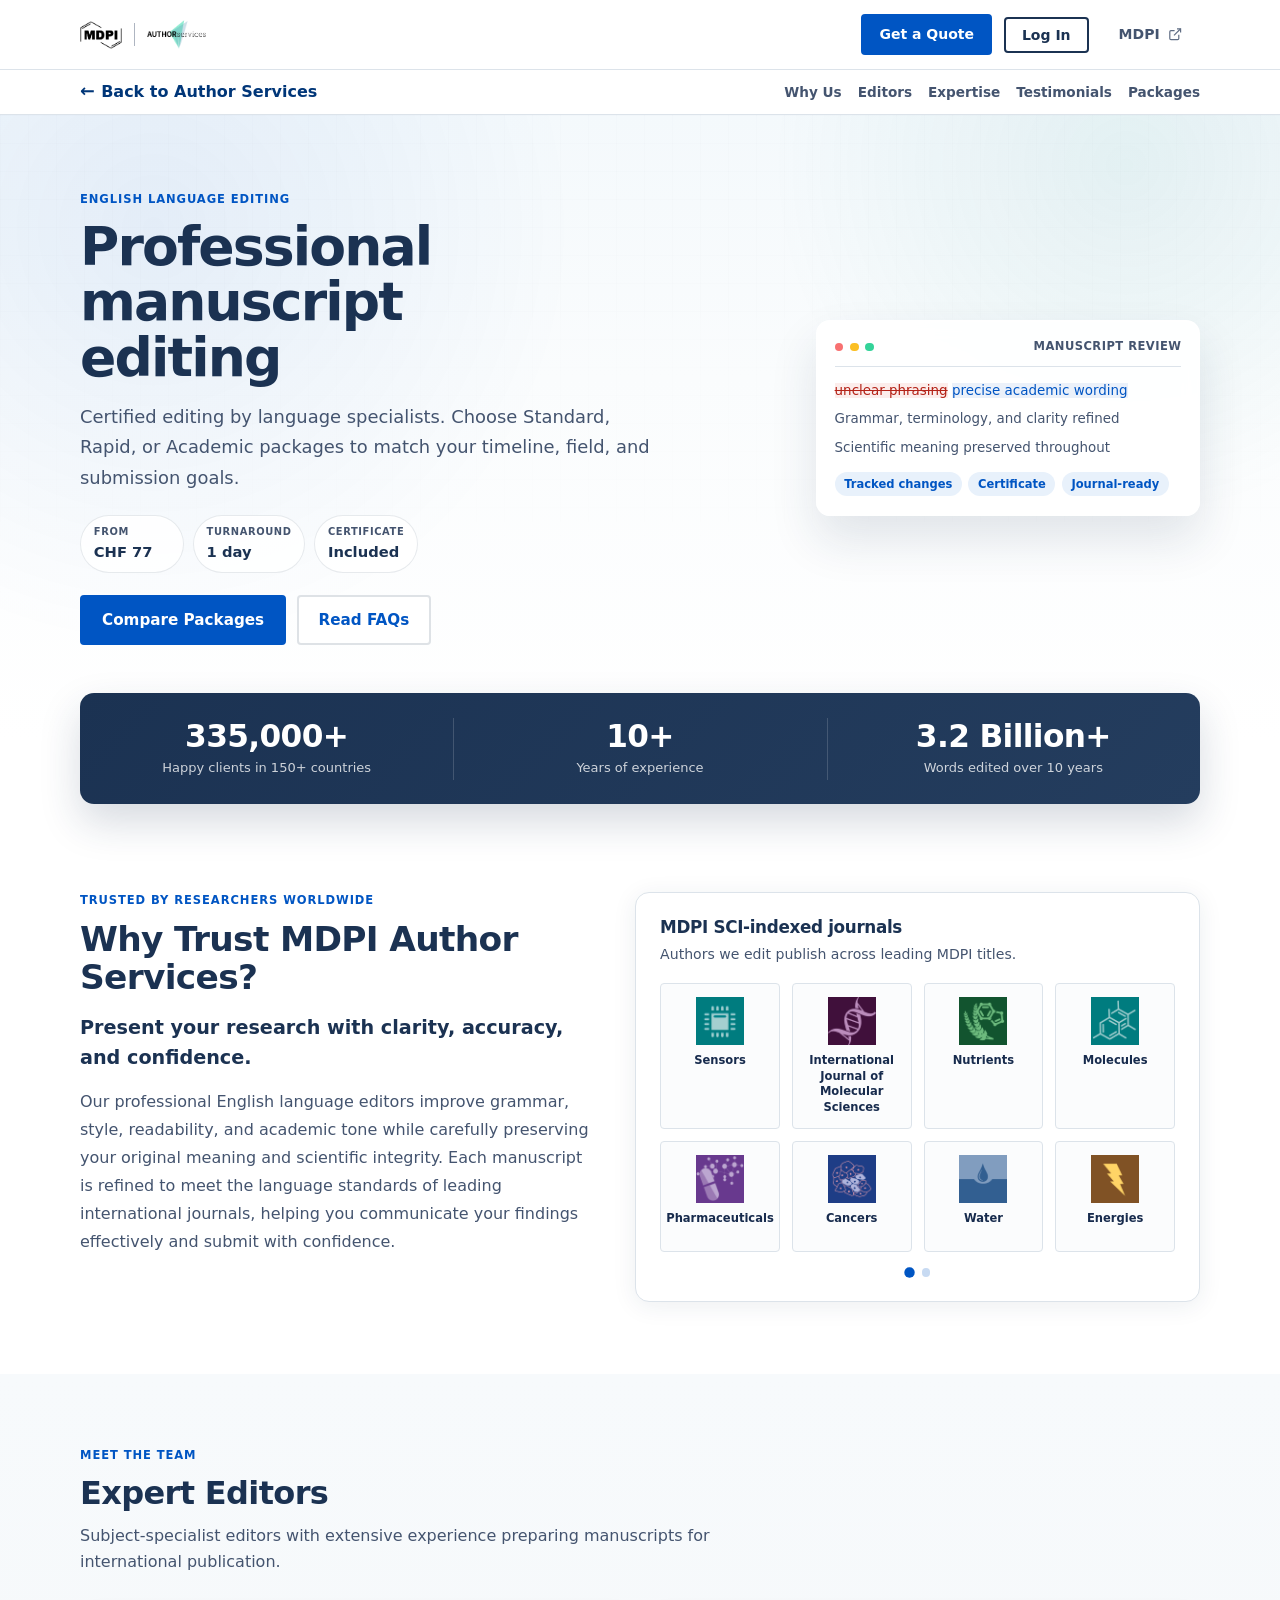
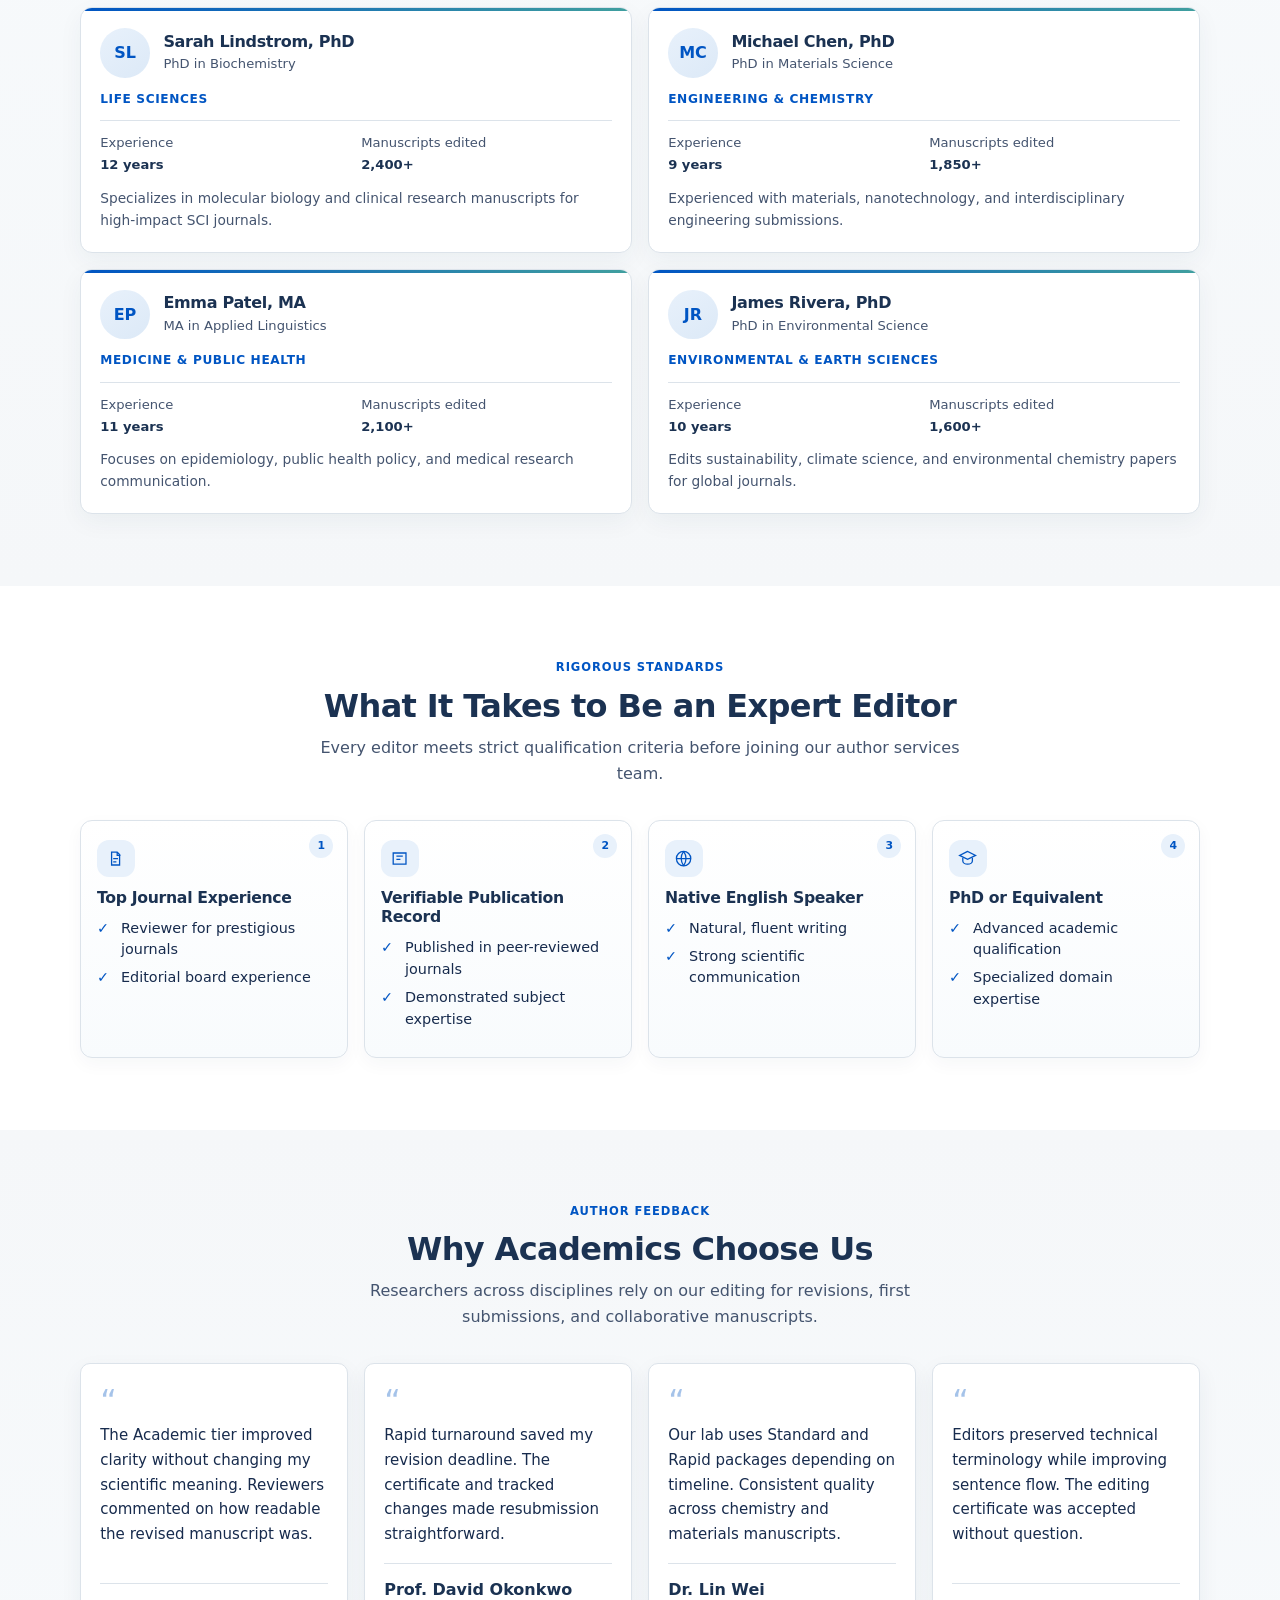
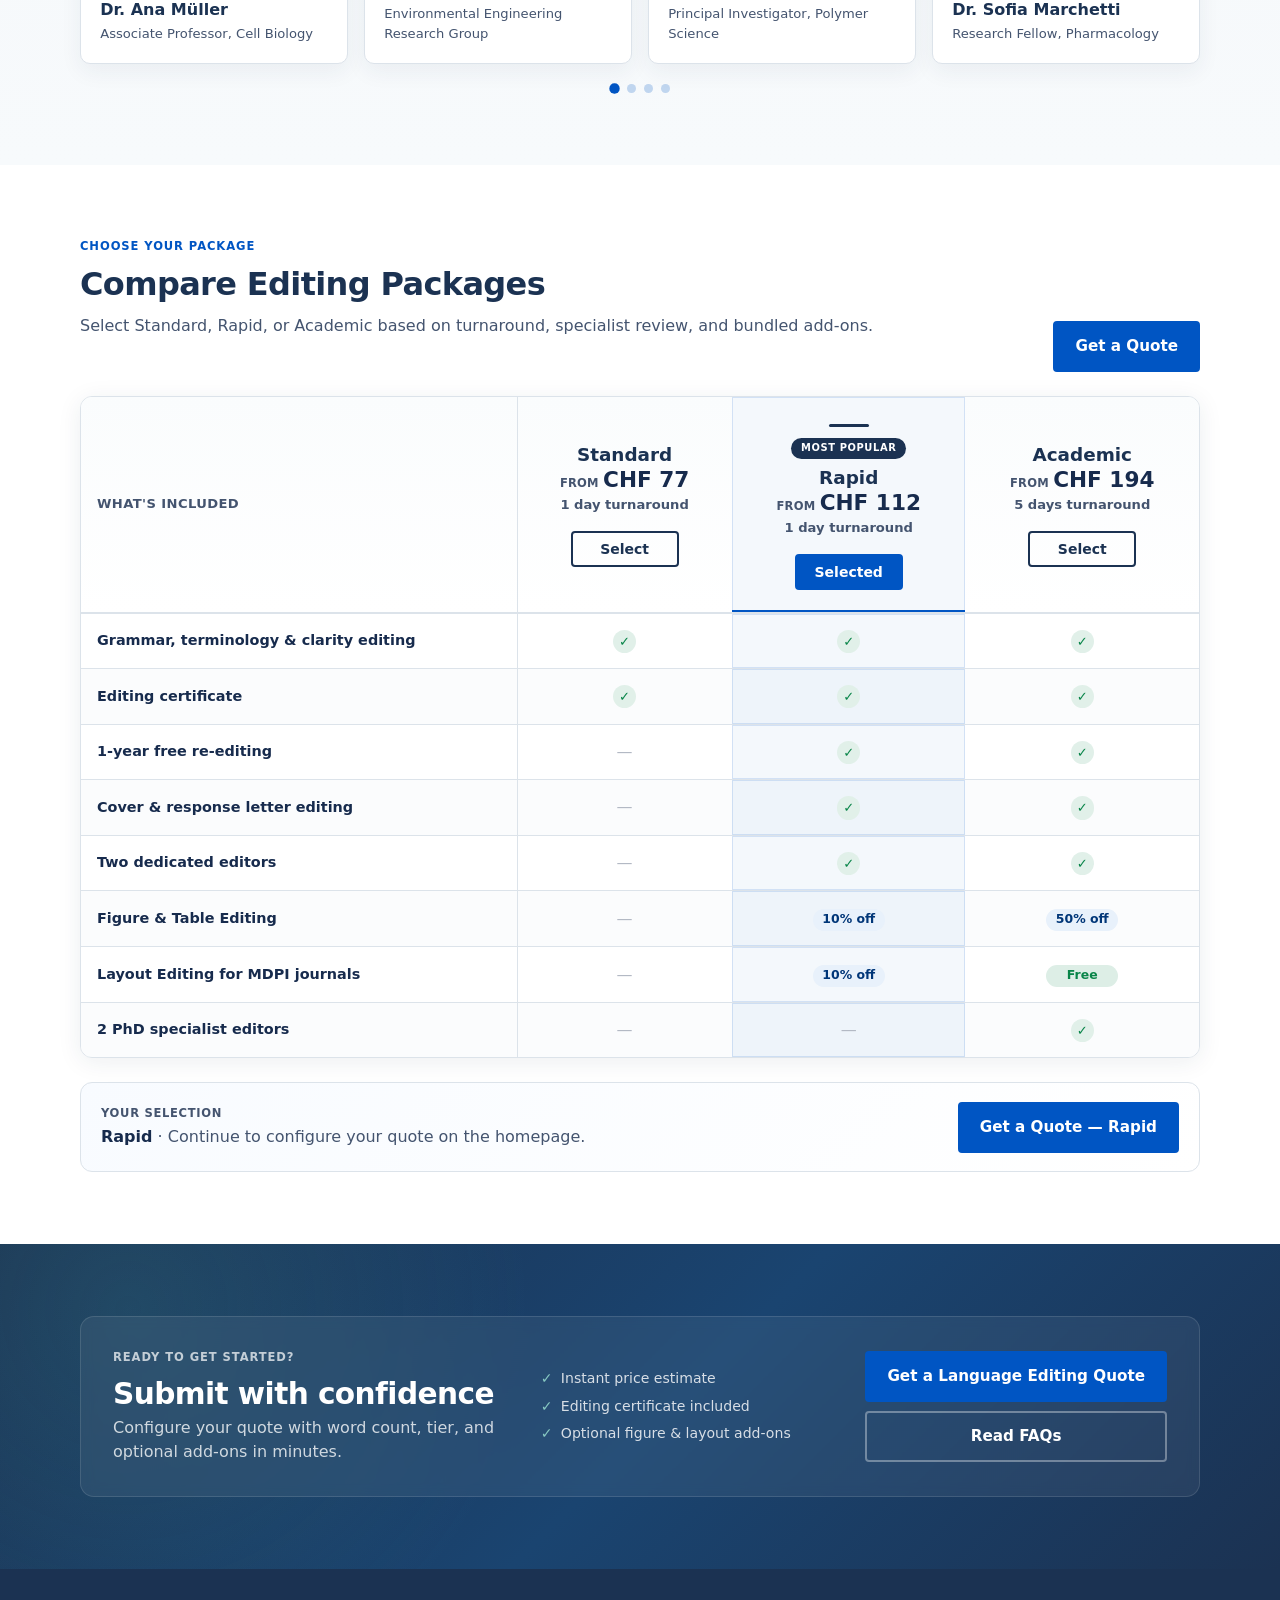
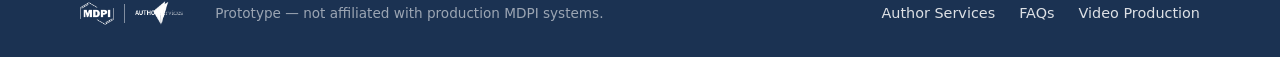
<file: language-editing.html>
<!DOCTYPE html>
<html lang="en">
  <head>
    <meta charset="UTF-8" />
    <meta name="viewport" content="width=device-width, initial-scale=1.0" />
    <title>English Language Editing | MDPI Author Services</title>
    <meta
      name="description"
      content="Professional English language editing by specialist editors. Compare Standard, Rapid, and Academic packages for grammar, clarity, and journal-ready manuscripts."
    />
    <link rel="canonical" href="language-editing.html" />
    <link rel="stylesheet" href="fonts.css?v=20260716b" />
    <link rel="stylesheet" href="styles.css?v=20260728u" />
    <link rel="stylesheet" href="ux-enhance.css?v=20260728p" />
  </head>
  <body class="service-page language-service-page subpage-chrome">
    <a class="skip-link" href="#main" data-i18n="skipToContent">Skip to content</a>
    <header class="site-header faq-site-header">
      <div class="container header-inner">
        <a href="index.html" class="logo" title="Back to Author Services" aria-label="MDPI Author Services">
          <img
            class="logo-img logo-img-mdpi"
            src="assets/mdpi-logo-mark.png"
            alt="MDPI"
            width="90"
            height="60"
          />
          <span class="logo-divider" aria-hidden="true"></span>
          <img
            class="logo-img logo-img-author-services"
            src="assets/author-services-logo.png"
            alt="Author Services"
            width="160"
            height="80"
          />
        </a>
        <div class="header-actions">
          <a href="index.html#quote" class="btn btn-primary btn-sm header-cta" data-i18n="headerCta">Get a Quote</a>
          <div class="header-auth" data-header-auth></div>
          <a
            href="https://www.mdpi.com"
            class="btn btn-tertiary btn-sm header-mdpi-link"
            target="_blank"
            rel="noopener noreferrer"
          >
            <span data-i18n="headerMdpi">MDPI</span>
            <svg class="icon-external" width="14" height="14" viewBox="0 0 24 24" fill="none" stroke="currentColor" stroke-width="2" aria-hidden="true"><path d="M18 13v6a2 2 0 0 1-2 2H5a2 2 0 0 1-2-2V8a2 2 0 0 1 2-2h6"/><polyline points="15 3 21 3 21 9"/><line x1="10" y1="14" x2="21" y2="3"/></svg>
            <span class="visually-hidden" data-i18n="headerMdpiHint">(opens in new tab)</span>
          </a>
        </div>
      </div>
    </header>
    <div class="faq-back-bar">
      <div class="container faq-back-bar-inner">
        <a class="faq-back-link" href="index.html">
          <span class="faq-back-arrow" aria-hidden="true">←</span>
          <span data-i18n="backToServices">Back to Author Services</span>
        </a>
        <nav class="faq-back-secondary" aria-label="Page sections">
          <a href="#why-trust">Why Us</a>
          <a href="#editors">Editors</a>
          <a href="#qualifications">Expertise</a>
          <a href="#testimonials">Testimonials</a>
          <a href="#packages">Packages</a>
        </nav>
      </div>
    </div>

    <main id="main">
      <section class="language-hero">
        <div class="language-hero-bg" aria-hidden="true"></div>
        <div class="container language-hero-grid">
          <div class="language-hero-copy">
            <p class="eyebrow" data-i18n="languageHeroEyebrow">English Language Editing</p>
            <h1 data-i18n="languageHeroTitle">Professional manuscript editing</h1>
            <p class="language-hero-lead" data-i18n="languageHeroLead">
              Certified editing by language specialists. Choose Standard, Rapid, or Academic packages
              to match your timeline, field, and submission goals.
            </p>
            <ul class="language-hero-stats" aria-label="Service highlights">
              <li><span>From</span><strong>CHF 77</strong></li>
              <li><span>Turnaround</span><strong>1 day</strong></li>
              <li><span>Certificate</span><strong>Included</strong></li>
            </ul>
            <div class="language-hero-actions">
              <a href="#packages" class="btn btn-primary">Compare Packages</a>
              <a href="faq/language-editing.html" class="btn btn-outline">Read FAQs</a>
            </div>
          </div>
          <aside class="language-hero-aside" aria-label="Editing deliverables preview">
            <div class="language-manuscript-card">
              <div class="language-manuscript-toolbar">
                <span></span><span></span><span></span>
                <p>Manuscript review</p>
              </div>
              <div class="language-manuscript-body">
                <p class="language-ms-line"><span class="language-ms-del">unclear phrasing</span> <span class="language-ms-ins">precise academic wording</span></p>
                <p class="language-ms-line language-ms-muted">Grammar, terminology, and clarity refined</p>
                <p class="language-ms-line language-ms-muted">Scientific meaning preserved throughout</p>
              </div>
              <ul class="language-manuscript-badges">
                <li>Tracked changes</li>
                <li>Certificate</li>
                <li>Journal-ready</li>
              </ul>
            </div>
          </aside>
        </div>
      </section>

      <section class="language-metrics-band" aria-label="MDPI Author Services at a glance">
        <div class="container">
          <div class="language-metrics-panel">
            <article class="language-metric">
              <p class="language-metric-value">335,000+</p>
              <p class="language-metric-label">Happy clients in 150+ countries</p>
            </article>
            <article class="language-metric">
              <p class="language-metric-value">10+</p>
              <p class="language-metric-label">Years of experience</p>
            </article>
            <article class="language-metric">
              <p class="language-metric-value">3.2 Billion+</p>
              <p class="language-metric-label">Words edited over 10 years</p>
            </article>
          </div>
        </div>
      </section>

      <section class="section language-trust-section" id="why-trust">
        <div class="container language-trust-grid">
          <div class="language-trust-copy-block">
            <p class="eyebrow">Trusted by researchers worldwide</p>
            <h2>Why Trust MDPI Author Services?</h2>
            <blockquote class="language-trust-quote">
              Present your research with clarity, accuracy, and confidence.
            </blockquote>
            <p class="language-trust-lead">
              Our professional English language editors improve grammar, style, readability, and academic tone
              while carefully preserving your original meaning and scientific integrity. Each manuscript is refined
              to meet the language standards of leading international journals, helping you communicate your findings
              effectively and submit with confidence.
            </p>
          </div>
          <div class="language-journals-panel">
            <div class="language-journals-panel-head">
              <h3>MDPI SCI-indexed journals</h3>
              <p>Authors we edit publish across leading MDPI titles.</p>
            </div>
            <div id="journal-carousel-root"></div>
          </div>
        </div>
      </section>

      <section class="section language-editors-section" id="editors">
        <div class="container">
          <header class="language-section-head">
            <p class="eyebrow">Meet the team</p>
            <h2>Expert Editors</h2>
            <p>Subject-specialist editors with extensive experience preparing manuscripts for international publication.</p>
          </header>
          <div id="editor-grid-root"></div>
        </div>
      </section>

      <section class="section language-qualifications-section" id="qualifications">
        <div class="container">
          <header class="language-section-head language-section-head-center">
            <p class="eyebrow">Rigorous standards</p>
            <h2>What It Takes to Be an Expert Editor</h2>
            <p>Every editor meets strict qualification criteria before joining our author services team.</p>
          </header>
          <div id="qualification-grid-root"></div>
        </div>
      </section>

      <section class="section language-testimonials-section" id="testimonials">
        <div class="container">
          <header class="language-section-head language-section-head-center">
            <p class="eyebrow">Author feedback</p>
            <h2>Why Academics Choose Us</h2>
            <p>Researchers across disciplines rely on our editing for revisions, first submissions, and collaborative manuscripts.</p>
          </header>
          <div id="testimonial-carousel-root"></div>
        </div>
      </section>

      <section class="section language-pricing-section" id="packages">
        <div class="container">
          <header class="language-pricing-header">
            <div class="language-section-head language-section-head-left">
              <p class="eyebrow">Choose your package</p>
              <h2>Compare Editing Packages</h2>
              <p>Select Standard, Rapid, or Academic based on turnaround, specialist review, and bundled add-ons.</p>
            </div>
            <a href="index.html#quote" class="btn btn-primary">Get a Quote</a>
          </header>
          <div id="package-compare-root"></div>
        </div>
      </section>

      <section class="language-cta-section" id="final-cta">
        <div class="container">
          <div class="language-cta-panel">
            <div class="language-cta-copy">
              <p class="eyebrow">Ready to get started?</p>
              <h2>Submit with confidence</h2>
              <p>Configure your quote with word count, tier, and optional add-ons in minutes.</p>
            </div>
            <ul class="language-cta-checklist">
              <li>Instant price estimate</li>
              <li>Editing certificate included</li>
              <li>Optional figure &amp; layout add-ons</li>
            </ul>
            <div class="language-cta-actions">
              <a href="index.html#quote" class="btn btn-primary">Get a Language Editing Quote</a>
              <a href="faq/language-editing.html" class="btn btn-outline language-cta-outline">Read FAQs</a>
            </div>
          </div>
        </div>
      </section>
    </main>

    <footer class="site-footer">
      <div class="container footer-inner">
        <div class="footer-brand">
          <img
            class="logo-img logo-img-mdpi"
            src="assets/mdpi-logo-mark.png"
            alt="MDPI"
            width="90"
            height="60"
          />
          <span class="logo-divider" aria-hidden="true"></span>
          <img
            class="logo-img logo-img-author-services"
            src="assets/author-services-logo.png"
            alt="Author Services"
            width="160"
            height="80"
          />
        </div>
        <p class="footer-note" data-i18n="footerNote">Prototype — not affiliated with production MDPI systems.</p>
        <div class="footer-links">
          <a href="index.html">Author Services</a>
          <a href="faq/language-editing.html">FAQs</a>
          <a href="video-production.html">Video Production</a>
        </div>
      </div>
    </footer>

    <div id="toast" class="toast hidden" role="alert"></div>
    <script src="auth.js?v=20260728b"></script>
    <script src="i18n.js?v=20260728e"></script>
    <script src="language-editing-page.js?v=20260728e"></script>
  </body>
</html>
</file>
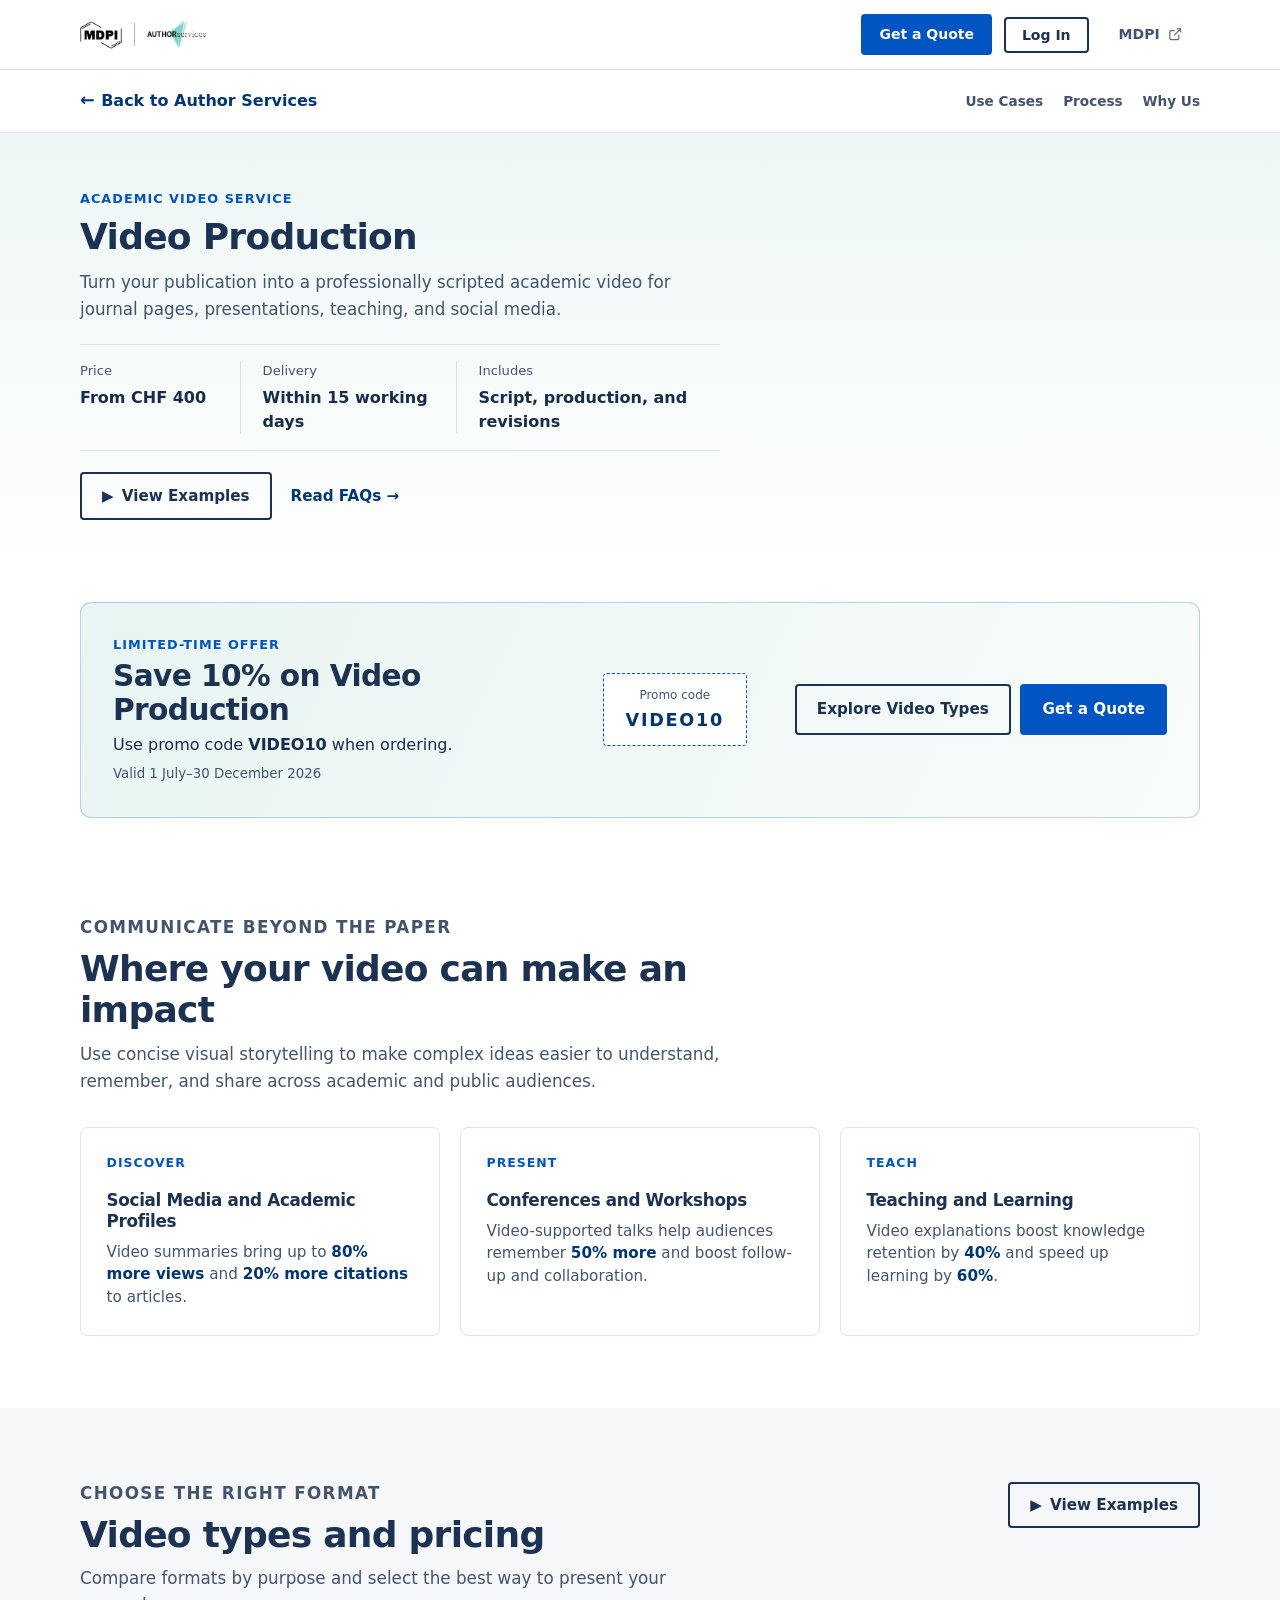
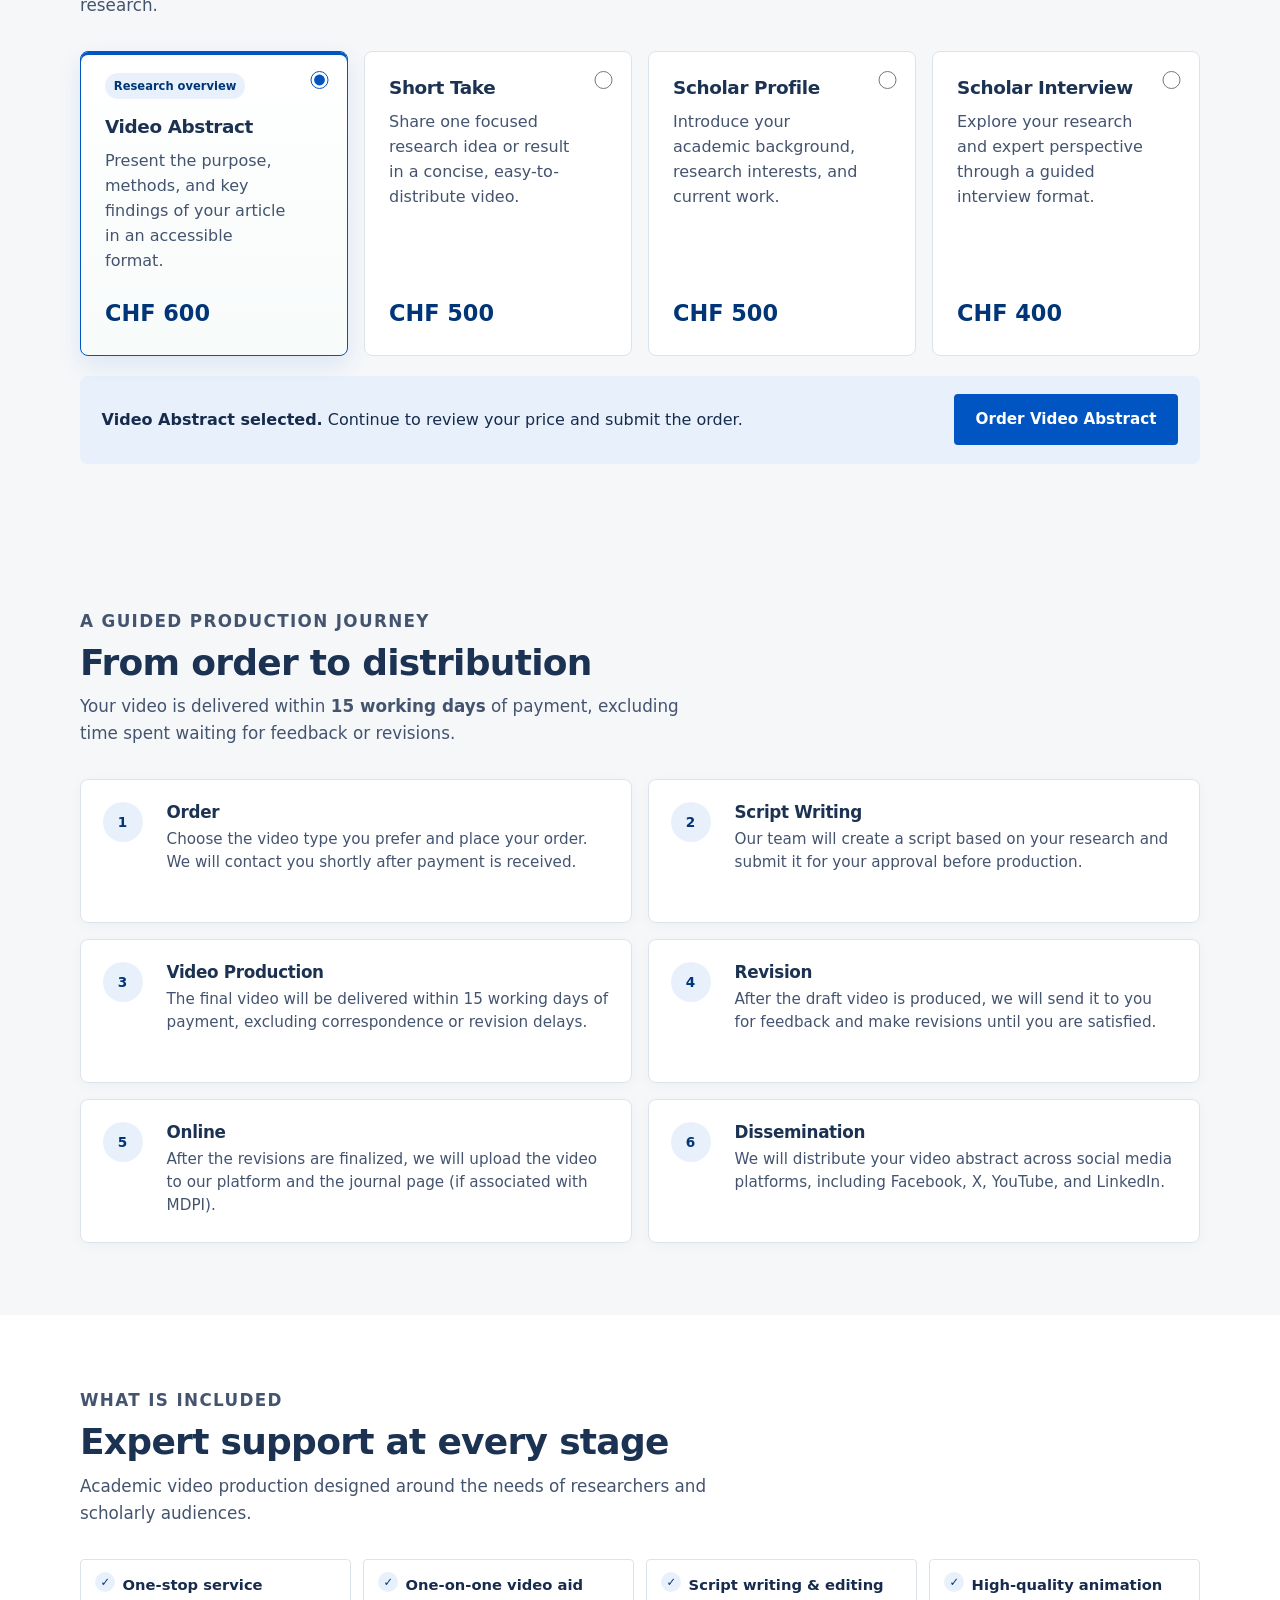
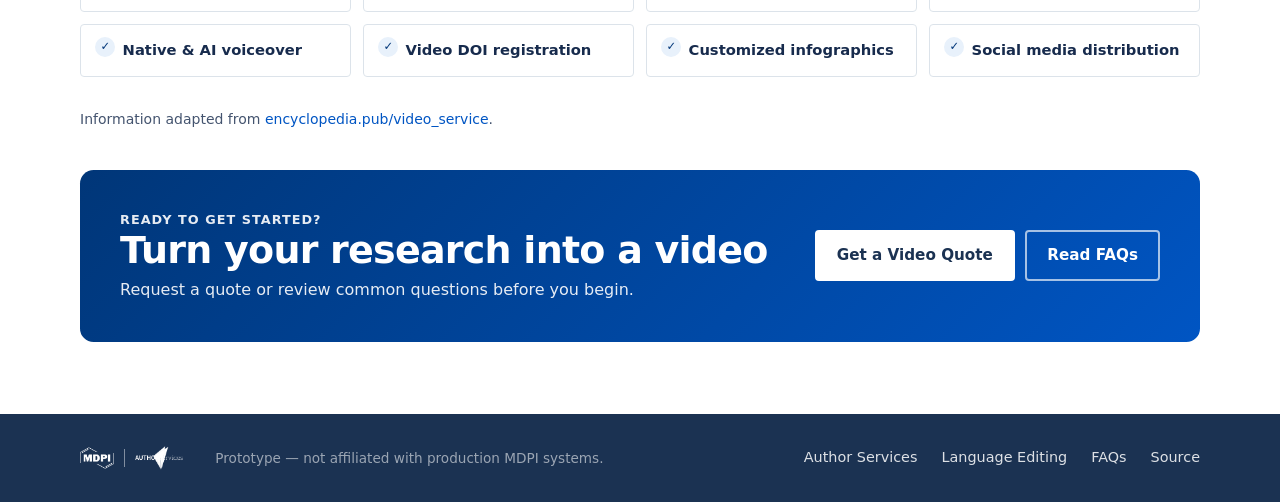
<file: video-production.html>
<!DOCTYPE html>
<html lang="en">
  <head>
    <meta charset="UTF-8" />
    <meta name="viewport" content="width=device-width, initial-scale=1.0" />
    <title>Video Production | MDPI Author Services</title>
    <meta
      name="description"
      content="Academic Video Service: use cases, production process, and why researchers choose MDPI video production for abstracts, short takes, scholar profiles, and interviews."
    />
    <link rel="canonical" href="video-production.html" />
    <link rel="stylesheet" href="fonts.css?v=20260716b" />
    <link rel="stylesheet" href="styles.css?v=20260728u" />
    <link rel="stylesheet" href="ux-enhance.css?v=20260728p" />
  </head>
  <body class="service-page video-service-page subpage-chrome">
    <a class="skip-link" href="#main" data-i18n="skipToContent">Skip to content</a>
    <header class="site-header faq-site-header">
      <div class="container header-inner">
        <a href="index.html" class="logo" title="Back to Author Services" aria-label="MDPI Author Services">
          <img
            class="logo-img logo-img-mdpi"
            src="assets/mdpi-logo-mark.png"
            alt="MDPI"
            width="90"
            height="60"
          />
          <span class="logo-divider" aria-hidden="true"></span>
          <img
            class="logo-img logo-img-author-services"
            src="assets/author-services-logo.png"
            alt="Author Services"
            width="160"
            height="80"
          />
        </a>
        <div class="header-actions">
          <a href="index.html#quote" class="btn btn-primary btn-sm header-cta" data-i18n="headerCta">Get a Quote</a>
          <div class="header-auth" data-header-auth></div>
          <a
            href="https://www.mdpi.com"
            class="btn btn-tertiary btn-sm header-mdpi-link"
            target="_blank"
            rel="noopener noreferrer"
          >
            <span data-i18n="headerMdpi">MDPI</span>
            <svg class="icon-external" width="14" height="14" viewBox="0 0 24 24" fill="none" stroke="currentColor" stroke-width="2" aria-hidden="true"><path d="M18 13v6a2 2 0 0 1-2 2H5a2 2 0 0 1-2-2V8a2 2 0 0 1 2-2h6"/><polyline points="15 3 21 3 21 9"/><line x1="10" y1="14" x2="21" y2="3"/></svg>
            <span class="visually-hidden" data-i18n="headerMdpiHint">(opens in new tab)</span>
          </a>
        </div>
      </div>
    </header>
    <div class="faq-back-bar">
      <div class="container faq-back-bar-inner">
        <a class="faq-back-link" href="index.html">
          <span class="faq-back-arrow" aria-hidden="true">←</span>
          <span data-i18n="backToServices">Back to Author Services</span>
        </a>
        <nav class="faq-back-secondary" aria-label="Page sections">
          <a href="#use-cases">Use Cases</a>
          <a href="#process">Process</a>
          <a href="#why-us">Why Us</a>
        </nav>
      </div>
    </div>

    <main id="main">
      <section class="section service-hero-section">
        <div class="container service-hero-copy">
          <p class="eyebrow" data-i18n="videoHeroEyebrow">Academic Video Service</p>
          <h1 data-i18n="videoHeroTitle">Video Production</h1>
          <p class="service-hero-lead" data-i18n="videoHeroLead">
            Turn your publication into a professionally scripted academic video for journal pages,
            presentations, teaching, and social media.
          </p>
          <dl class="video-hero-facts" aria-label="Video production summary">
            <div>
              <dt>Price</dt>
              <dd>From CHF 400</dd>
            </div>
            <div>
              <dt>Delivery</dt>
              <dd>Within 15 working days</dd>
            </div>
            <div>
              <dt>Includes</dt>
              <dd>Script, production, and revisions</dd>
            </div>
          </dl>
          <div class="service-hero-actions">
            <button type="button" class="btn btn-outline link-examples" data-example="video">
              <span aria-hidden="true">▶</span> View Examples
            </button>
            <a href="faq/video-production.html" class="btn btn-text">Read FAQs →</a>
          </div>
        </div>
      </section>

      <section class="video-campaign-strip" aria-labelledby="video-campaign-title">
        <div class="container">
          <div class="video-campaign-banner">
            <div class="video-campaign-copy">
              <p class="eyebrow">Limited-time offer</p>
              <h2 id="video-campaign-title">Save 10% on Video Production</h2>
              <p>Use promo code <strong>VIDEO10</strong> when ordering.</p>
              <small>Valid 1 July–30 December 2026</small>
            </div>
            <div class="video-campaign-code" aria-label="Promo code VIDEO10">
              <span>Promo code</span>
              <strong>VIDEO10</strong>
            </div>
            <div class="video-campaign-actions">
              <a href="#video-types" class="btn btn-outline">Explore Video Types</a>
              <a href="index.html#quote" class="btn btn-primary">Get a Quote</a>
            </div>
          </div>
        </div>
      </section>

      <section class="section" id="use-cases">
        <div class="container">
          <div class="section-header">
            <p class="eyebrow">Communicate beyond the paper</p>
            <h2>Where your video can make an impact</h2>
            <p>
              Use concise visual storytelling to make complex ideas easier to understand, remember,
              and share across academic and public audiences.
            </p>
          </div>
          <div class="video-usecase-grid">
            <article class="video-usecase-card">
              <h3>Social Media and Academic Profiles</h3>
              <p>Video summaries bring up to <strong>80% more views</strong> and <strong>20% more citations</strong> to articles.</p>
            </article>
            <article class="video-usecase-card">
              <h3>Conferences and Workshops</h3>
              <p>Video-supported talks help audiences remember <strong>50% more</strong> and boost follow-up and collaboration.</p>
            </article>
            <article class="video-usecase-card">
              <h3>Teaching and Learning</h3>
              <p>Video explanations boost knowledge retention by <strong>40%</strong> and speed up learning by <strong>60%</strong>.</p>
            </article>
          </div>
        </div>
      </section>

      <section class="section video-pricing-section" id="video-types">
        <div class="container">
          <div class="section-header video-section-header-row">
            <div>
              <p class="eyebrow">Choose the right format</p>
              <h2 data-i18n="videoTypesTitle">Video types and pricing</h2>
              <p data-i18n="videoTypesLead">Compare formats by purpose and select the best way to present your research.</p>
            </div>
            <button type="button" class="btn btn-outline link-examples" data-example="video">
              <span aria-hidden="true">▶</span> <span data-i18n="viewExamples">View Examples</span>
            </button>
          </div>
          <div class="video-pricing-grid">
            <article class="video-price-card" data-order-video-type="abstract" data-order-video-label="Video Abstract">
              <input
                class="video-price-selector"
                type="radio"
                name="video-order-type"
                value="abstract"
                aria-label="Select Video Abstract"
                checked
              />
              <span class="video-price-badge">Research overview</span>
              <h3>Video Abstract</h3>
              <p>Present the purpose, methods, and key findings of your article in an accessible format.</p>
              <strong class="video-card-price" data-video-type-price="abstract">CHF 600</strong>
            </article>
            <article class="video-price-card" data-order-video-type="short" data-order-video-label="Short Take">
              <input
                class="video-price-selector"
                type="radio"
                name="video-order-type"
                value="short"
                aria-label="Select Short Take"
              />
              <h3>Short Take</h3>
              <p>Share one focused research idea or result in a concise, easy-to-distribute video.</p>
              <strong class="video-card-price" data-video-type-price="short">CHF 500</strong>
            </article>
            <article class="video-price-card" data-order-video-type="profile" data-order-video-label="Scholar Profile">
              <input
                class="video-price-selector"
                type="radio"
                name="video-order-type"
                value="profile"
                aria-label="Select Scholar Profile"
              />
              <h3>Scholar Profile</h3>
              <p>Introduce your academic background, research interests, and current work.</p>
              <strong class="video-card-price" data-video-type-price="profile">CHF 500</strong>
            </article>
            <article class="video-price-card" data-order-video-type="interview" data-order-video-label="Scholar Interview">
              <input
                class="video-price-selector"
                type="radio"
                name="video-order-type"
                value="interview"
                aria-label="Select Scholar Interview"
              />
              <h3>Scholar Interview</h3>
              <p>Explore your research and expert perspective through a guided interview format.</p>
              <strong class="video-card-price" data-video-type-price="interview">CHF 400</strong>
            </article>
          </div>
          <div class="video-pricing-action">
            <p>
              <strong id="selected-video-label">Video Abstract selected.</strong>
              Continue to review your price and submit the order.
            </p>
            <a
              href="index.html?service=video&amp;videoType=abstract#quote"
              class="btn btn-primary"
              id="order-selected-video"
            >Order Video Abstract</a>
          </div>
        </div>
      </section>

      <section class="section service-alt-section" id="process">
        <div class="container">
          <div class="section-header">
            <p class="eyebrow">A guided production journey</p>
            <h2>From order to distribution</h2>
            <p>
              Your video is delivered within <strong>15 working days</strong> of payment, excluding
              time spent waiting for feedback or revisions.
            </p>
          </div>
          <ol class="video-process-list">
            <li>
              <span class="video-process-step" aria-hidden="true">1</span>
              <div>
                <h3>Order</h3>
                <p>Choose the video type you prefer and place your order. We will contact you shortly after payment is received.</p>
              </div>
            </li>
            <li>
              <span class="video-process-step" aria-hidden="true">2</span>
              <div>
                <h3>Script Writing</h3>
                <p>Our team will create a script based on your research and submit it for your approval before production.</p>
              </div>
            </li>
            <li>
              <span class="video-process-step" aria-hidden="true">3</span>
              <div>
                <h3>Video Production</h3>
                <p>The final video will be delivered within 15 working days of payment, excluding correspondence or revision delays.</p>
              </div>
            </li>
            <li>
              <span class="video-process-step" aria-hidden="true">4</span>
              <div>
                <h3>Revision</h3>
                <p>After the draft video is produced, we will send it to you for feedback and make revisions until you are satisfied.</p>
              </div>
            </li>
            <li>
              <span class="video-process-step" aria-hidden="true">5</span>
              <div>
                <h3>Online</h3>
                <p>After the revisions are finalized, we will upload the video to our platform and the journal page (if associated with MDPI).</p>
              </div>
            </li>
            <li>
              <span class="video-process-step" aria-hidden="true">6</span>
              <div>
                <h3>Dissemination</h3>
                <p>We will distribute your video abstract across social media platforms, including Facebook, X, YouTube, and LinkedIn.</p>
              </div>
            </li>
          </ol>
        </div>
      </section>

      <section class="section" id="why-us">
        <div class="container">
          <div class="section-header">
            <p class="eyebrow">What is included</p>
            <h2>Expert support at every stage</h2>
            <p>Academic video production designed around the needs of researchers and scholarly audiences.</p>
          </div>
          <ul class="video-why-grid">
            <li>One-stop service</li>
            <li>One-on-one video aid</li>
            <li>Script writing &amp; editing</li>
            <li>High-quality animation</li>
            <li>Native &amp; AI voiceover</li>
            <li>Video DOI registration</li>
            <li>Customized infographics</li>
            <li>Social media distribution</li>
          </ul>
          <p class="source-note">
            Information adapted from
            <a href="https://encyclopedia.pub/video_service" target="_blank" rel="noopener"
              >encyclopedia.pub/video_service</a
            >.
          </p>
          <div class="video-final-cta">
            <div>
              <p class="eyebrow">Ready to get started?</p>
              <h2>Turn your research into a video</h2>
              <p>Request a quote or review common questions before you begin.</p>
            </div>
            <div class="video-final-actions">
              <a href="index.html#quote" class="btn btn-primary">Get a Video Quote</a>
              <a href="faq/video-production.html" class="btn btn-outline">Read FAQs</a>
            </div>
          </div>
        </div>
      </section>
    </main>

    <footer class="site-footer">
      <div class="container footer-inner">
        <div class="footer-brand">
          <img
            class="logo-img logo-img-mdpi"
            src="assets/mdpi-logo-mark.png"
            alt="MDPI"
            width="90"
            height="60"
          />
          <span class="logo-divider" aria-hidden="true"></span>
          <img
            class="logo-img logo-img-author-services"
            src="assets/author-services-logo.png"
            alt="Author Services"
            width="160"
            height="80"
          />
        </div>
        <p class="footer-note" data-i18n="footerNote">Prototype — not affiliated with production MDPI systems.</p>
        <div class="footer-links">
          <a href="index.html">Author Services</a>
          <a href="language-editing.html">Language Editing</a>
          <a href="faq/language-editing.html">FAQs</a>
          <a href="https://encyclopedia.pub/video_service" target="_blank" rel="noopener">Source</a>
        </div>
      </div>
    </footer>

    <div id="video-example-modal" class="example-modal video-example-modal hidden" role="dialog" aria-modal="true" aria-labelledby="video-example-title">
      <div class="example-modal-backdrop" data-close-video-modal></div>
      <div class="example-modal-dialog video-example-dialog">
        <header class="example-modal-header video-example-header">
          <h3 id="video-example-title">Video Example</h3>
          <button type="button" class="example-modal-close" data-close-video-modal aria-label="Close">×</button>
        </header>
        <div class="video-example-body">
          <aside class="video-example-sidebar" id="video-example-sidebar" role="tablist" aria-label="Video service types"></aside>
          <div class="video-example-content">
            <p class="video-example-description" id="video-example-description"></p>
            <div class="video-example-player" id="video-example-player">
              <video
                id="video-example-video"
                controls
                playsinline
                preload="metadata"
              ></video>
            </div>
          </div>
        </div>
      </div>
    </div>

    <div id="toast" class="toast hidden" role="alert"></div>
    <script src="auth.js?v=20260728b"></script>
    <script src="i18n.js?v=20260728e"></script>
    <script src="app.js?v=20260717c"></script>
  </body>
</html>
</file>
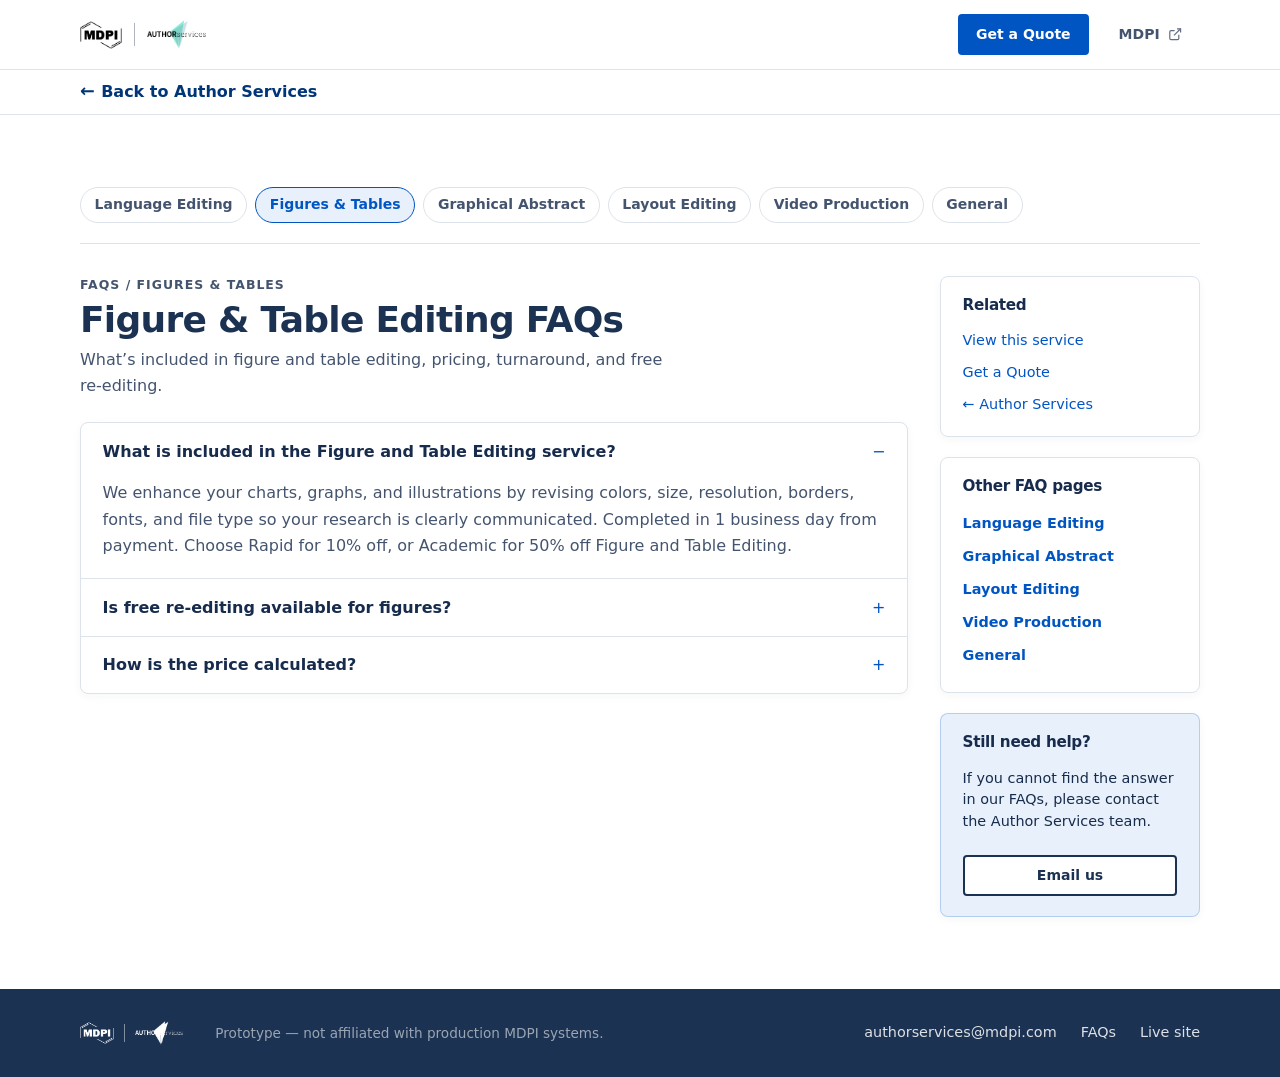
<file: faq/figure-table-editing.html>
<!DOCTYPE html>
<html lang="en">
  <head>
    <meta charset="UTF-8" />
    <meta name="viewport" content="width=device-width, initial-scale=1.0" />
    <title>Figure & Table Editing FAQs | MDPI Author Services</title>
    <meta name="description" content="What’s included in figure and table editing, pricing, turnaround, and free re-editing." />
    <link rel="canonical" href="figure-table-editing.html" />
    <link rel="stylesheet" href="../fonts.css?v=20260716b" />
    <link rel="stylesheet" href="../styles.css?v=20260728u" />
    <link rel="stylesheet" href="../ux-enhance.css?v=20260728p" />
    <script type="application/ld+json">
{
  "@context": "https://schema.org",
  "@type": "FAQPage",
  "mainEntity": [
    {
      "@type": "Question",
      "name": "What is included in the Figure and Table Editing service?",
      "acceptedAnswer": {
        "@type": "Answer",
        "text": "We enhance your charts, graphs, and illustrations by revising colors, size, resolution, borders, fonts, and file type so your research is clearly communicated. Completed in 1 business day from payment. Choose Rapid for 10% off, or Academic for 50% off Figure and Table Editing."
      }
    },
    {
      "@type": "Question",
      "name": "Is free re-editing available for figures?",
      "acceptedAnswer": {
        "@type": "Answer",
        "text": "Figure Editing includes one round of free re-editing within 30 days after original service completion."
      }
    },
    {
      "@type": "Question",
      "name": "How is the price calculated?",
      "acceptedAnswer": {
        "@type": "Answer",
        "text": "Pricing is based on the total number of figures and tables submitted for editing (CHF 50 per figure or table in this prototype)."
      }
    }
  ]
}
    </script>
  </head>
  <body class="faq-page subpage-chrome">
    <a class="skip-link" href="#main">Skip to content</a>
    <header class="site-header faq-site-header">
      <div class="container header-inner">
        <a href="../index.html" class="logo" title="Back to Author Services" aria-label="MDPI Author Services">
          <img
            class="logo-img logo-img-mdpi"
            src="../assets/mdpi-logo-mark.png"
            alt="MDPI"
            width="90"
            height="60"
          />
          <span class="logo-divider" aria-hidden="true"></span>
          <img
            class="logo-img logo-img-author-services"
            src="../assets/author-services-logo.png"
            alt="Author Services"
            width="160"
            height="80"
          />
        </a>
        <div class="header-actions">
          <a href="../index.html#quote" class="btn btn-primary btn-sm header-cta">Get a Quote</a>
          <a
            href="https://www.mdpi.com"
            class="btn btn-tertiary btn-sm header-mdpi-link"
            target="_blank"
            rel="noopener noreferrer"
          >
            MDPI
            <svg class="icon-external" width="14" height="14" viewBox="0 0 24 24" fill="none" stroke="currentColor" stroke-width="2" aria-hidden="true"><path d="M18 13v6a2 2 0 0 1-2 2H5a2 2 0 0 1-2-2V8a2 2 0 0 1 2-2h6"/><polyline points="15 3 21 3 21 9"/><line x1="10" y1="14" x2="21" y2="3"/></svg>
            <span class="visually-hidden">(opens in new tab)</span>
          </a>
        </div>
      </div>
    </header>
    <div class="faq-back-bar">
      <div class="container faq-back-bar-inner">
        <a class="faq-back-link" href="../index.html" id="faq-back-home">
          <span class="faq-back-arrow" aria-hidden="true">←</span>
          Back to Author Services
        </a>
      </div>
    </div>
    <main id="main">
      <section class="section faq-page-section">
        <div class="container">
          <nav class="faq-topic-nav" aria-label="FAQ topics">
            <a href="language-editing.html">Language Editing</a>
            <a href="figure-table-editing.html" class="is-active">Figures & Tables</a>
            <a href="graphical-abstract.html">Graphical Abstract</a>
            <a href="layout-editing.html">Layout Editing</a>
            <a href="video-production.html">Video Production</a>
            <a href="general.html">General</a>
          </nav>
          <div class="faq-page-layout">
            <div class="faq-page-main">
              <p class="eyebrow">FAQs / Figures & Tables</p>
              <h1>Figure &amp; Table Editing FAQs</h1>
              <p class="faq-page-lead">What’s included in figure and table editing, pricing, turnaround, and free re-editing.</p>
              <div class="faq-list faq-list-page">
              <details class="faq-item" open>
                <summary>What is included in the Figure and Table Editing service?</summary>
                <div class="faq-item-body"><p>We enhance your charts, graphs, and illustrations by revising colors, size, resolution, borders, fonts, and file type so your research is clearly communicated. Completed in 1 business day from payment. Choose Rapid for 10% off, or Academic for 50% off Figure and Table Editing.</p></div>
              </details>
              <details class="faq-item">
                <summary>Is free re-editing available for figures?</summary>
                <div class="faq-item-body"><p>Figure Editing includes one round of free re-editing within 30 days after original service completion.</p></div>
              </details>
              <details class="faq-item">
                <summary>How is the price calculated?</summary>
                <div class="faq-item-body"><p>Pricing is based on the total number of figures and tables submitted for editing (CHF 50 per figure or table in this prototype).</p></div>
              </details>
              </div>
            </div>
            <aside class="faq-page-aside">
              <div class="faq-aside-card">
                <h2>Related</h2>
                <p><a href="../index.html#figure-table-editing">View this service</a></p>
                <p><a href="../index.html#quote">Get a Quote</a></p>
                <p><a href="../index.html">← Author Services</a></p>
              </div>
              <div class="faq-aside-card">
                <h2>Other FAQ pages</h2>
                <ul class="faq-aside-list">
              <li><a href="language-editing.html">Language Editing</a></li>
              <li><a href="graphical-abstract.html">Graphical Abstract</a></li>
              <li><a href="layout-editing.html">Layout Editing</a></li>
              <li><a href="video-production.html">Video Production</a></li>
              <li><a href="general.html">General</a></li>
                </ul>
              </div>
              <div class="faq-aside-card faq-contact-card">
                <h2>Still need help?</h2>
                <p>If you cannot find the answer in our FAQs, please contact the Author Services team.</p>
                <a class="btn btn-outline btn-sm" href="mailto:authorservices@mdpi.com">
                  Email us
                </a>
              </div>
            </aside>
          </div>
        </div>
      </section>
    </main>
    <footer class="site-footer">
      <div class="container footer-inner">
        <div class="footer-brand">
          <img
            class="logo-img logo-img-mdpi"
            src="../assets/mdpi-logo-mark.png"
            alt="MDPI"
            width="90"
            height="60"
          />
          <span class="logo-divider" aria-hidden="true"></span>
          <img
            class="logo-img logo-img-author-services"
            src="../assets/author-services-logo.png"
            alt="Author Services"
            width="160"
            height="80"
          />
        </div>
        <p class="footer-note">Prototype — not affiliated with production MDPI systems.</p>
        <div class="footer-links">
          <a href="mailto:authorservices@mdpi.com">authorservices@mdpi.com</a>
          <a href="language-editing.html">FAQs</a>
          <a href="https://www.mdpi.com/authors/services" target="_blank" rel="noopener">Live site</a>
        </div>
      </div>
    </footer>
    <script src="../app.js?v=20260715i"></script>
  </body>
</html>
</file>
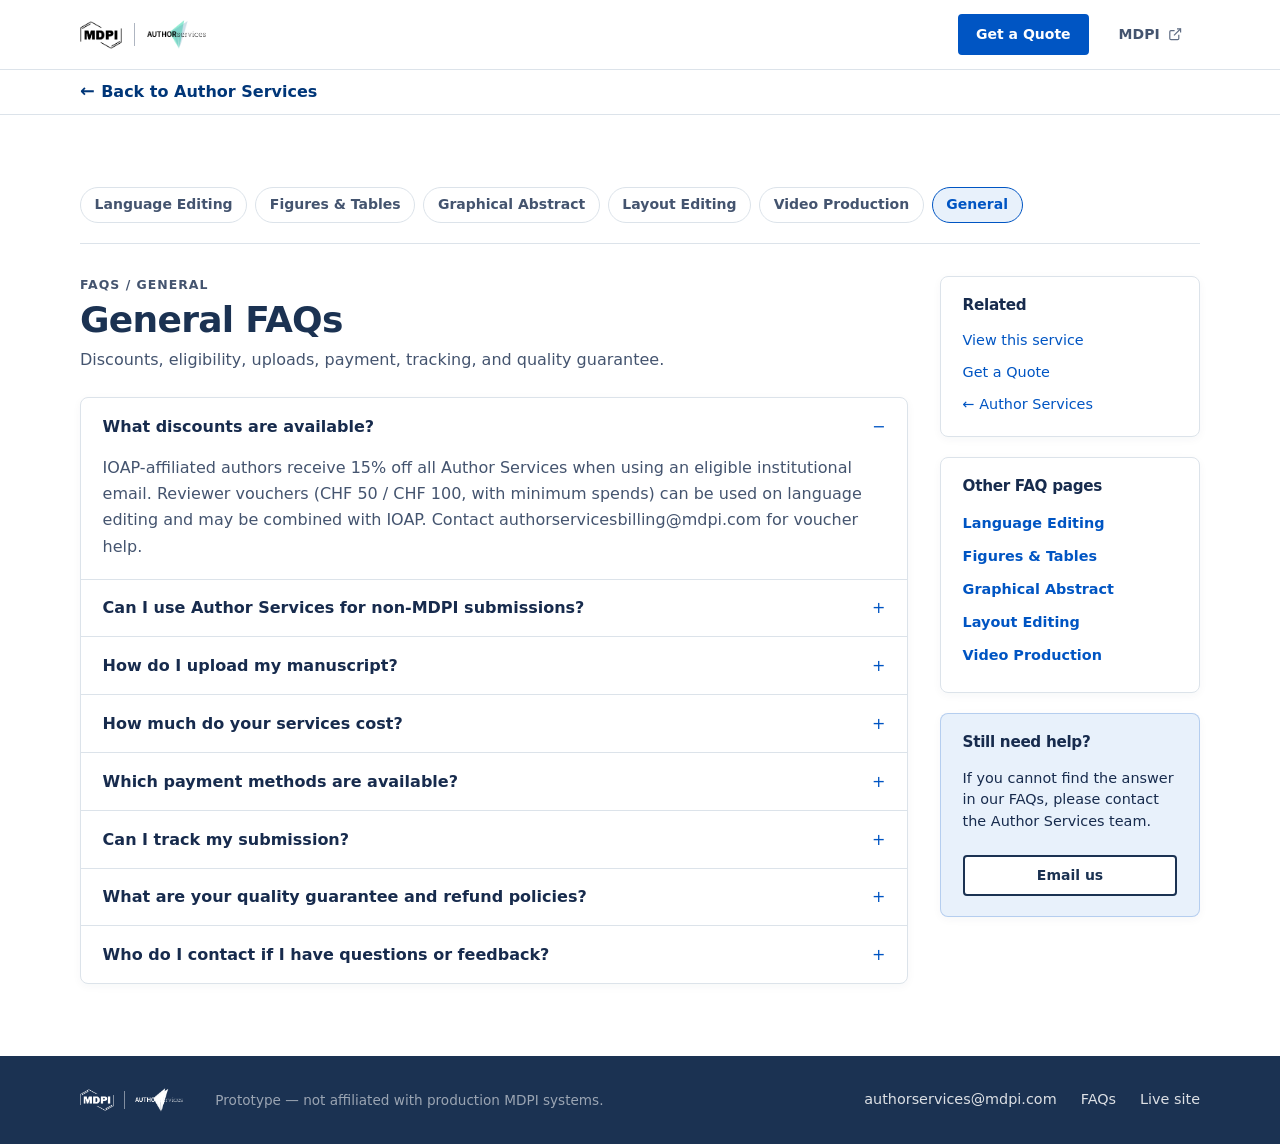
<file: faq/general.html>
<!DOCTYPE html>
<html lang="en">
  <head>
    <meta charset="UTF-8" />
    <meta name="viewport" content="width=device-width, initial-scale=1.0" />
    <title>General FAQs | MDPI Author Services</title>
    <meta name="description" content="Discounts, eligibility, uploads, payment, tracking, and quality guarantee." />
    <link rel="canonical" href="general.html" />
    <link rel="stylesheet" href="../fonts.css?v=20260716b" />
    <link rel="stylesheet" href="../styles.css?v=20260728u" />
    <link rel="stylesheet" href="../ux-enhance.css?v=20260728p" />
    <script type="application/ld+json">
{
  "@context": "https://schema.org",
  "@type": "FAQPage",
  "mainEntity": [
    {
      "@type": "Question",
      "name": "What discounts are available?",
      "acceptedAnswer": {
        "@type": "Answer",
        "text": "IOAP-affiliated authors receive 15% off all Author Services when using an eligible institutional email. Reviewer vouchers (CHF 50 / CHF 100, with minimum spends) can be used on language editing and may be combined with IOAP. Contact authorservicesbilling@mdpi.com for voucher help."
      }
    },
    {
      "@type": "Question",
      "name": "Can I use Author Services for non-MDPI submissions?",
      "acceptedAnswer": {
        "@type": "Answer",
        "text": "Yes. You do not need to submit to an MDPI journal. We can edit books, theses/dissertations, proposals, reports, and biographies. Contact authorservices@mdpi.com for a tailored quote."
      }
    },
    {
      "@type": "Question",
      "name": "How do I upload my manuscript?",
      "acceptedAnswer": {
        "@type": "Answer",
        "text": "Complete revisions and accept tracked changes so the file is final. Check the word count, then use Get a Quote to enter details and submit. Editing begins after submission and payment, so upload the correct final file."
      }
    },
    {
      "@type": "Question",
      "name": "How much do your services cost?",
      "acceptedAnswer": {
        "@type": "Answer",
        "text": "Use Get a Quote on the Author Services page. Language editing depends on word count; Layout Editing and Graphical Abstract are fixed-price; Figure and Table Editing depends on the number of items; Video Production is priced by video type."
      }
    },
    {
      "@type": "Question",
      "name": "Which payment methods are available?",
      "acceptedAnswer": {
        "@type": "Answer",
        "text": "Pay in CHF, EUR, USD, or GBP by credit card, bank transfer, or PayPal. Credit card is fastest. PayPal includes a 5% fee. Bank transfers may take several days before editing starts. Email proof of payment to authorservicesbilling@mdpi.com to help us start sooner."
      }
    },
    {
      "@type": "Question",
      "name": "Can I track my submission?",
      "acceptedAnswer": {
        "@type": "Answer",
        "text": "Log in to SuSy with the same email used for submission to check progress."
      }
    },
    {
      "@type": "Question",
      "name": "What are your quality guarantee and refund policies?",
      "acceptedAnswer": {
        "@type": "Answer",
        "text": "If you are not satisfied, you may request one free re-edit. We are not responsible for content added after service completion. Services are optional and do not guarantee acceptance. Refunds are only available if poor English is shown to be the main reason for rejection. Withdrawals still require payment for work completed to date."
      }
    },
    {
      "@type": "Question",
      "name": "Who do I contact if I have questions or feedback?",
      "acceptedAnswer": {
        "@type": "Answer",
        "text": "Contact the Author Services help desk at authorservices@mdpi.com."
      }
    }
  ]
}
    </script>
  </head>
  <body class="faq-page subpage-chrome">
    <a class="skip-link" href="#main">Skip to content</a>
    <header class="site-header faq-site-header">
      <div class="container header-inner">
        <a href="../index.html" class="logo" title="Back to Author Services" aria-label="MDPI Author Services">
          <img
            class="logo-img logo-img-mdpi"
            src="../assets/mdpi-logo-mark.png"
            alt="MDPI"
            width="90"
            height="60"
          />
          <span class="logo-divider" aria-hidden="true"></span>
          <img
            class="logo-img logo-img-author-services"
            src="../assets/author-services-logo.png"
            alt="Author Services"
            width="160"
            height="80"
          />
        </a>
        <div class="header-actions">
          <a href="../index.html#quote" class="btn btn-primary btn-sm header-cta">Get a Quote</a>
          <a
            href="https://www.mdpi.com"
            class="btn btn-tertiary btn-sm header-mdpi-link"
            target="_blank"
            rel="noopener noreferrer"
          >
            MDPI
            <svg class="icon-external" width="14" height="14" viewBox="0 0 24 24" fill="none" stroke="currentColor" stroke-width="2" aria-hidden="true"><path d="M18 13v6a2 2 0 0 1-2 2H5a2 2 0 0 1-2-2V8a2 2 0 0 1 2-2h6"/><polyline points="15 3 21 3 21 9"/><line x1="10" y1="14" x2="21" y2="3"/></svg>
            <span class="visually-hidden">(opens in new tab)</span>
          </a>
        </div>
      </div>
    </header>
    <div class="faq-back-bar">
      <div class="container faq-back-bar-inner">
        <a class="faq-back-link" href="../index.html" id="faq-back-home">
          <span class="faq-back-arrow" aria-hidden="true">←</span>
          Back to Author Services
        </a>
      </div>
    </div>
    <main id="main">
      <section class="section faq-page-section">
        <div class="container">
          <nav class="faq-topic-nav" aria-label="FAQ topics">
            <a href="language-editing.html">Language Editing</a>
            <a href="figure-table-editing.html">Figures & Tables</a>
            <a href="graphical-abstract.html">Graphical Abstract</a>
            <a href="layout-editing.html">Layout Editing</a>
            <a href="video-production.html">Video Production</a>
            <a href="general.html" class="is-active">General</a>
          </nav>
          <div class="faq-page-layout">
            <div class="faq-page-main">
              <p class="eyebrow">FAQs / General</p>
              <h1>General FAQs</h1>
              <p class="faq-page-lead">Discounts, eligibility, uploads, payment, tracking, and quality guarantee.</p>
              <div class="faq-list faq-list-page">
              <details class="faq-item" open>
                <summary>What discounts are available?</summary>
                <div class="faq-item-body"><p>IOAP-affiliated authors receive 15% off all Author Services when using an eligible institutional email. Reviewer vouchers (CHF 50 / CHF 100, with minimum spends) can be used on language editing and may be combined with IOAP. Contact authorservicesbilling@mdpi.com for voucher help.</p></div>
              </details>
              <details class="faq-item">
                <summary>Can I use Author Services for non-MDPI submissions?</summary>
                <div class="faq-item-body"><p>Yes. You do not need to submit to an MDPI journal. We can edit books, theses/dissertations, proposals, reports, and biographies. Contact authorservices@mdpi.com for a tailored quote.</p></div>
              </details>
              <details class="faq-item">
                <summary>How do I upload my manuscript?</summary>
                <div class="faq-item-body"><p>Complete revisions and accept tracked changes so the file is final. Check the word count, then use Get a Quote to enter details and submit. Editing begins after submission and payment, so upload the correct final file.</p></div>
              </details>
              <details class="faq-item">
                <summary>How much do your services cost?</summary>
                <div class="faq-item-body"><p>Use Get a Quote on the Author Services page. Language editing depends on word count; Layout Editing and Graphical Abstract are fixed-price; Figure and Table Editing depends on the number of items; Video Production is priced by video type.</p></div>
              </details>
              <details class="faq-item">
                <summary>Which payment methods are available?</summary>
                <div class="faq-item-body"><p>Pay in CHF, EUR, USD, or GBP by credit card, bank transfer, or PayPal. Credit card is fastest. PayPal includes a 5% fee. Bank transfers may take several days before editing starts. Email proof of payment to authorservicesbilling@mdpi.com to help us start sooner.</p></div>
              </details>
              <details class="faq-item">
                <summary>Can I track my submission?</summary>
                <div class="faq-item-body"><p>Log in to SuSy with the same email used for submission to check progress.</p></div>
              </details>
              <details class="faq-item">
                <summary>What are your quality guarantee and refund policies?</summary>
                <div class="faq-item-body"><p>If you are not satisfied, you may request one free re-edit. We are not responsible for content added after service completion. Services are optional and do not guarantee acceptance. Refunds are only available if poor English is shown to be the main reason for rejection. Withdrawals still require payment for work completed to date.</p></div>
              </details>
              <details class="faq-item">
                <summary>Who do I contact if I have questions or feedback?</summary>
                <div class="faq-item-body"><p>Contact the Author Services help desk at authorservices@mdpi.com.</p></div>
              </details>
              </div>
            </div>
            <aside class="faq-page-aside">
              <div class="faq-aside-card">
                <h2>Related</h2>
                <p><a href="../index.html#quote">View this service</a></p>
                <p><a href="../index.html#quote">Get a Quote</a></p>
                <p><a href="../index.html">← Author Services</a></p>
              </div>
              <div class="faq-aside-card">
                <h2>Other FAQ pages</h2>
                <ul class="faq-aside-list">
              <li><a href="language-editing.html">Language Editing</a></li>
              <li><a href="figure-table-editing.html">Figures & Tables</a></li>
              <li><a href="graphical-abstract.html">Graphical Abstract</a></li>
              <li><a href="layout-editing.html">Layout Editing</a></li>
              <li><a href="video-production.html">Video Production</a></li>
                </ul>
              </div>
              <div class="faq-aside-card faq-contact-card">
                <h2>Still need help?</h2>
                <p>If you cannot find the answer in our FAQs, please contact the Author Services team.</p>
                <a class="btn btn-outline btn-sm" href="mailto:authorservices@mdpi.com">
                  Email us
                </a>
              </div>
            </aside>
          </div>
        </div>
      </section>
    </main>
    <footer class="site-footer">
      <div class="container footer-inner">
        <div class="footer-brand">
          <img
            class="logo-img logo-img-mdpi"
            src="../assets/mdpi-logo-mark.png"
            alt="MDPI"
            width="90"
            height="60"
          />
          <span class="logo-divider" aria-hidden="true"></span>
          <img
            class="logo-img logo-img-author-services"
            src="../assets/author-services-logo.png"
            alt="Author Services"
            width="160"
            height="80"
          />
        </div>
        <p class="footer-note">Prototype — not affiliated with production MDPI systems.</p>
        <div class="footer-links">
          <a href="mailto:authorservices@mdpi.com">authorservices@mdpi.com</a>
          <a href="language-editing.html">FAQs</a>
          <a href="https://www.mdpi.com/authors/services" target="_blank" rel="noopener">Live site</a>
        </div>
      </div>
    </footer>
    <script src="../app.js?v=20260715i"></script>
  </body>
</html>
</file>
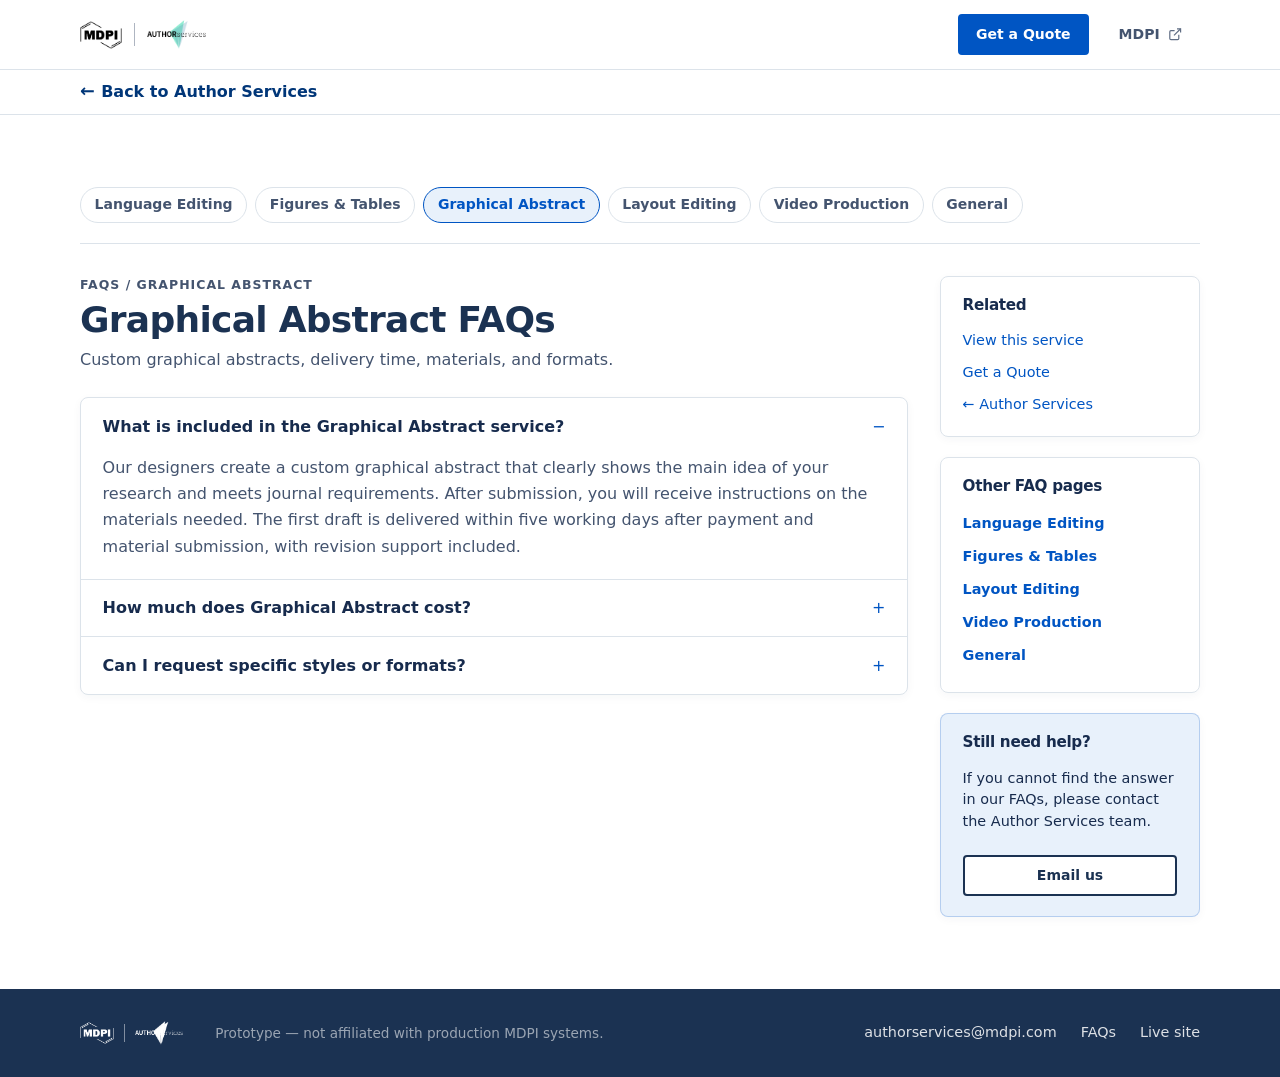
<file: faq/graphical-abstract.html>
<!DOCTYPE html>
<html lang="en">
  <head>
    <meta charset="UTF-8" />
    <meta name="viewport" content="width=device-width, initial-scale=1.0" />
    <title>Graphical Abstract FAQs | MDPI Author Services</title>
    <meta name="description" content="Custom graphical abstracts, delivery time, materials, and formats." />
    <link rel="canonical" href="graphical-abstract.html" />
    <link rel="stylesheet" href="../fonts.css?v=20260716b" />
    <link rel="stylesheet" href="../styles.css?v=20260728u" />
    <link rel="stylesheet" href="../ux-enhance.css?v=20260728p" />
    <script type="application/ld+json">
{
  "@context": "https://schema.org",
  "@type": "FAQPage",
  "mainEntity": [
    {
      "@type": "Question",
      "name": "What is included in the Graphical Abstract service?",
      "acceptedAnswer": {
        "@type": "Answer",
        "text": "Our designers create a custom graphical abstract that clearly shows the main idea of your research and meets journal requirements. After submission, you will receive instructions on the materials needed. The first draft is delivered within five working days after payment and material submission, with revision support included."
      }
    },
    {
      "@type": "Question",
      "name": "How much does Graphical Abstract cost?",
      "acceptedAnswer": {
        "@type": "Answer",
        "text": "Graphical Abstract is offered at a fixed price per submission (CHF 200 in this prototype), independent of paper length."
      }
    },
    {
      "@type": "Question",
      "name": "Can I request specific styles or formats?",
      "acceptedAnswer": {
        "@type": "Answer",
        "text": "Yes. Tell us any journal requirements or preferences when you submit. Multiple formats (e.g. jpg, png, tiff, pdf) can be provided to suit your needs."
      }
    }
  ]
}
    </script>
  </head>
  <body class="faq-page subpage-chrome">
    <a class="skip-link" href="#main">Skip to content</a>
    <header class="site-header faq-site-header">
      <div class="container header-inner">
        <a href="../index.html" class="logo" title="Back to Author Services" aria-label="MDPI Author Services">
          <img
            class="logo-img logo-img-mdpi"
            src="../assets/mdpi-logo-mark.png"
            alt="MDPI"
            width="90"
            height="60"
          />
          <span class="logo-divider" aria-hidden="true"></span>
          <img
            class="logo-img logo-img-author-services"
            src="../assets/author-services-logo.png"
            alt="Author Services"
            width="160"
            height="80"
          />
        </a>
        <div class="header-actions">
          <a href="../index.html#quote" class="btn btn-primary btn-sm header-cta">Get a Quote</a>
          <a
            href="https://www.mdpi.com"
            class="btn btn-tertiary btn-sm header-mdpi-link"
            target="_blank"
            rel="noopener noreferrer"
          >
            MDPI
            <svg class="icon-external" width="14" height="14" viewBox="0 0 24 24" fill="none" stroke="currentColor" stroke-width="2" aria-hidden="true"><path d="M18 13v6a2 2 0 0 1-2 2H5a2 2 0 0 1-2-2V8a2 2 0 0 1 2-2h6"/><polyline points="15 3 21 3 21 9"/><line x1="10" y1="14" x2="21" y2="3"/></svg>
            <span class="visually-hidden">(opens in new tab)</span>
          </a>
        </div>
      </div>
    </header>
    <div class="faq-back-bar">
      <div class="container faq-back-bar-inner">
        <a class="faq-back-link" href="../index.html" id="faq-back-home">
          <span class="faq-back-arrow" aria-hidden="true">←</span>
          Back to Author Services
        </a>
      </div>
    </div>
    <main id="main">
      <section class="section faq-page-section">
        <div class="container">
          <nav class="faq-topic-nav" aria-label="FAQ topics">
            <a href="language-editing.html">Language Editing</a>
            <a href="figure-table-editing.html">Figures & Tables</a>
            <a href="graphical-abstract.html" class="is-active">Graphical Abstract</a>
            <a href="layout-editing.html">Layout Editing</a>
            <a href="video-production.html">Video Production</a>
            <a href="general.html">General</a>
          </nav>
          <div class="faq-page-layout">
            <div class="faq-page-main">
              <p class="eyebrow">FAQs / Graphical Abstract</p>
              <h1>Graphical Abstract FAQs</h1>
              <p class="faq-page-lead">Custom graphical abstracts, delivery time, materials, and formats.</p>
              <div class="faq-list faq-list-page">
              <details class="faq-item" open>
                <summary>What is included in the Graphical Abstract service?</summary>
                <div class="faq-item-body"><p>Our designers create a custom graphical abstract that clearly shows the main idea of your research and meets journal requirements. After submission, you will receive instructions on the materials needed. The first draft is delivered within five working days after payment and material submission, with revision support included.</p></div>
              </details>
              <details class="faq-item">
                <summary>How much does Graphical Abstract cost?</summary>
                <div class="faq-item-body"><p>Graphical Abstract is offered at a fixed price per submission (CHF 200 in this prototype), independent of paper length.</p></div>
              </details>
              <details class="faq-item">
                <summary>Can I request specific styles or formats?</summary>
                <div class="faq-item-body"><p>Yes. Tell us any journal requirements or preferences when you submit. Multiple formats (e.g. jpg, png, tiff, pdf) can be provided to suit your needs.</p></div>
              </details>
              </div>
            </div>
            <aside class="faq-page-aside">
              <div class="faq-aside-card">
                <h2>Related</h2>
                <p><a href="../index.html#additional-services">View this service</a></p>
                <p><a href="../index.html#quote">Get a Quote</a></p>
                <p><a href="../index.html">← Author Services</a></p>
              </div>
              <div class="faq-aside-card">
                <h2>Other FAQ pages</h2>
                <ul class="faq-aside-list">
              <li><a href="language-editing.html">Language Editing</a></li>
              <li><a href="figure-table-editing.html">Figures & Tables</a></li>
              <li><a href="layout-editing.html">Layout Editing</a></li>
              <li><a href="video-production.html">Video Production</a></li>
              <li><a href="general.html">General</a></li>
                </ul>
              </div>
              <div class="faq-aside-card faq-contact-card">
                <h2>Still need help?</h2>
                <p>If you cannot find the answer in our FAQs, please contact the Author Services team.</p>
                <a class="btn btn-outline btn-sm" href="mailto:authorservices@mdpi.com">
                  Email us
                </a>
              </div>
            </aside>
          </div>
        </div>
      </section>
    </main>
    <footer class="site-footer">
      <div class="container footer-inner">
        <div class="footer-brand">
          <img
            class="logo-img logo-img-mdpi"
            src="../assets/mdpi-logo-mark.png"
            alt="MDPI"
            width="90"
            height="60"
          />
          <span class="logo-divider" aria-hidden="true"></span>
          <img
            class="logo-img logo-img-author-services"
            src="../assets/author-services-logo.png"
            alt="Author Services"
            width="160"
            height="80"
          />
        </div>
        <p class="footer-note">Prototype — not affiliated with production MDPI systems.</p>
        <div class="footer-links">
          <a href="mailto:authorservices@mdpi.com">authorservices@mdpi.com</a>
          <a href="language-editing.html">FAQs</a>
          <a href="https://www.mdpi.com/authors/services" target="_blank" rel="noopener">Live site</a>
        </div>
      </div>
    </footer>
    <script src="../app.js?v=20260715i"></script>
  </body>
</html>
</file>
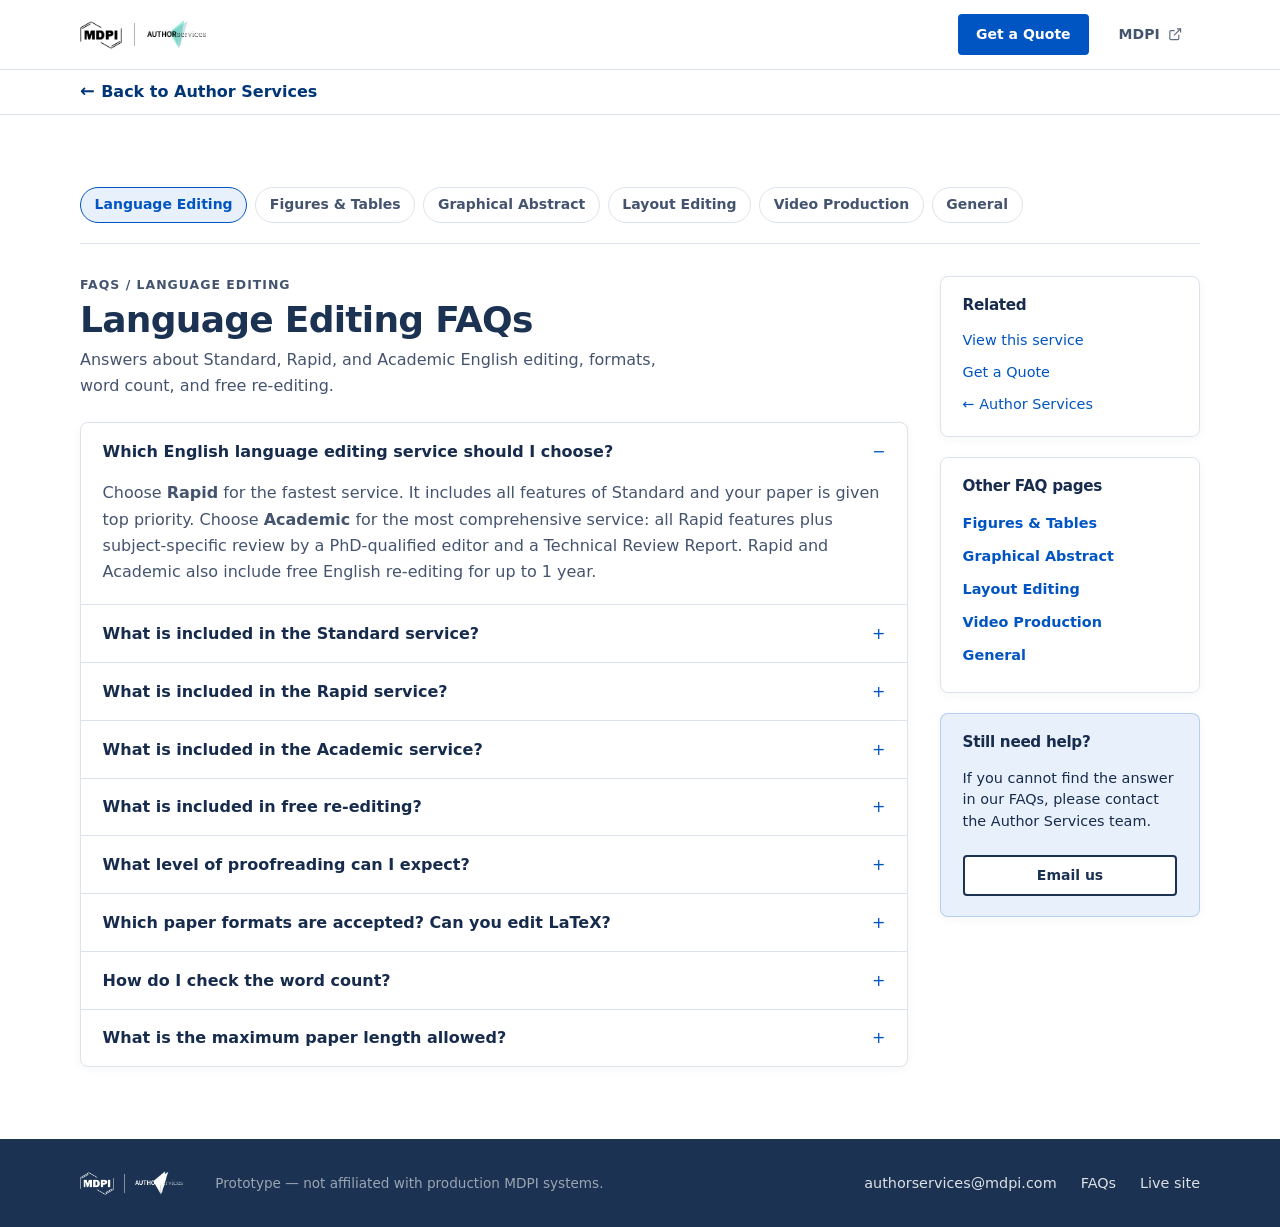
<file: faq/language-editing.html>
<!DOCTYPE html>
<html lang="en">
  <head>
    <meta charset="UTF-8" />
    <meta name="viewport" content="width=device-width, initial-scale=1.0" />
    <title>Language Editing FAQs | MDPI Author Services</title>
    <meta name="description" content="Answers about Standard, Rapid, and Academic English editing, formats, word count, and free re-editing." />
    <link rel="canonical" href="language-editing.html" />
    <link rel="stylesheet" href="../fonts.css?v=20260716b" />
    <link rel="stylesheet" href="../styles.css?v=20260728u" />
    <link rel="stylesheet" href="../ux-enhance.css?v=20260728p" />
    <script type="application/ld+json">
{
  "@context": "https://schema.org",
  "@type": "FAQPage",
  "mainEntity": [
    {
      "@type": "Question",
      "name": "Which English language editing service should I choose?",
      "acceptedAnswer": {
        "@type": "Answer",
        "text": "Choose Rapid for the fastest service. It includes all features of Standard and your paper is given top priority. Choose Academic for the most comprehensive service: all Rapid features plus subject-specific review by a PhD-qualified editor and a Technical Review Report. Rapid and Academic also include free English re-editing for up to 1 year."
      }
    },
    {
      "@type": "Question",
      "name": "What is included in the Standard service?",
      "acceptedAnswer": {
        "@type": "Answer",
        "text": "We extensively edit and improve the language so it meets the high standard required for high-impact journals—grammar, spelling, punctuation, and awkward or ambiguous sentences. Your voice and wording are kept where possible. Discipline-specific terminology is not guaranteed; choose Academic for a PhD editor in your field. Completed in 5 days."
      }
    },
    {
      "@type": "Question",
      "name": "What is included in the Rapid service?",
      "acceptedAnswer": {
        "@type": "Answer",
        "text": "The same high-quality editing as Standard, completed within 1 day of payment. Includes free re-editing for up to 1 year, one-time complimentary editing of a cover letter and reviewer response letter, and a 10% discount on Figure and Table Editing and Layout Editing for MDPI journals."
      }
    },
    {
      "@type": "Question",
      "name": "What is included in the Academic service?",
      "acceptedAnswer": {
        "@type": "Answer",
        "text": "All Rapid features, plus subject-specific editing and a Technical Review Report from a PhD-qualified editor. Includes 50% off Figure and Table Editing, and Free Layout Editing for MDPI journals. Completed in 5 days."
      }
    },
    {
      "@type": "Question",
      "name": "What is included in free re-editing?",
      "acceptedAnswer": {
        "@type": "Answer",
        "text": "Included with Rapid and Academic for up to 365 days after service completion. Completed within 2 business days of confirmed receipt. Free if the latest version is no more than 20% longer than the original; otherwise a 60% discount applies on a new Rapid submission. Limited to language revisions (not subject-specific checks or reviewer-driven content revisions). Email authorservices@mdpi.com with manuscript ID (english-xxxxx)."
      }
    },
    {
      "@type": "Question",
      "name": "What level of proofreading can I expect?",
      "acceptedAnswer": {
        "@type": "Answer",
        "text": "We provide extensive expert-level proofreading—grammar, spelling, and punctuation—so your work is clear and publication-ready. Contact authorservices@mdpi.com for a free sample."
      }
    },
    {
      "@type": "Question",
      "name": "Which paper formats are accepted? Can you edit LaTeX?",
      "acceptedAnswer": {
        "@type": "Answer",
        "text": "Microsoft Word and LaTeX are accepted. For LaTeX, submit a ZIP with everything needed to compile to PDF (figures, .bib, .sty), a single .tex file that compiles with pdfTeX (e.g. TeXstudio) without errors. Contact authorservices@mdpi.com if you need help preparing the file."
      }
    },
    {
      "@type": "Question",
      "name": "How do I check the word count?",
      "acceptedAnswer": {
        "@type": "Answer",
        "text": "Only words that will be edited count. Author names, affiliations, and References are excluded. Remove sections that do not need editing. Table text is counted automatically—remove long tables that do not need editing before submission. For Academic or Layout Editing, keep complete manuscripts including affiliations, figures, tables, and references as required."
      }
    },
    {
      "@type": "Question",
      "name": "What is the maximum paper length allowed?",
      "acceptedAnswer": {
        "@type": "Answer",
        "text": "There is no maximum length; however, please let us know if your paper is longer than 15,000 words because expected editing times may be longer."
      }
    }
  ]
}
    </script>
  </head>
  <body class="faq-page subpage-chrome">
    <a class="skip-link" href="#main">Skip to content</a>
    <header class="site-header faq-site-header">
      <div class="container header-inner">
        <a href="../index.html" class="logo" title="Back to Author Services" aria-label="MDPI Author Services">
          <img
            class="logo-img logo-img-mdpi"
            src="../assets/mdpi-logo-mark.png"
            alt="MDPI"
            width="90"
            height="60"
          />
          <span class="logo-divider" aria-hidden="true"></span>
          <img
            class="logo-img logo-img-author-services"
            src="../assets/author-services-logo.png"
            alt="Author Services"
            width="160"
            height="80"
          />
        </a>
        <div class="header-actions">
          <a href="../index.html#quote" class="btn btn-primary btn-sm header-cta">Get a Quote</a>
          <a
            href="https://www.mdpi.com"
            class="btn btn-tertiary btn-sm header-mdpi-link"
            target="_blank"
            rel="noopener noreferrer"
          >
            MDPI
            <svg class="icon-external" width="14" height="14" viewBox="0 0 24 24" fill="none" stroke="currentColor" stroke-width="2" aria-hidden="true"><path d="M18 13v6a2 2 0 0 1-2 2H5a2 2 0 0 1-2-2V8a2 2 0 0 1 2-2h6"/><polyline points="15 3 21 3 21 9"/><line x1="10" y1="14" x2="21" y2="3"/></svg>
            <span class="visually-hidden">(opens in new tab)</span>
          </a>
        </div>
      </div>
    </header>
    <div class="faq-back-bar">
      <div class="container faq-back-bar-inner">
        <a class="faq-back-link" href="../index.html" id="faq-back-home">
          <span class="faq-back-arrow" aria-hidden="true">←</span>
          Back to Author Services
        </a>
      </div>
    </div>
    <main id="main">
      <section class="section faq-page-section">
        <div class="container">
          <nav class="faq-topic-nav" aria-label="FAQ topics">
            <a href="language-editing.html" class="is-active">Language Editing</a>
            <a href="figure-table-editing.html">Figures & Tables</a>
            <a href="graphical-abstract.html">Graphical Abstract</a>
            <a href="layout-editing.html">Layout Editing</a>
            <a href="video-production.html">Video Production</a>
            <a href="general.html">General</a>
          </nav>
          <div class="faq-page-layout">
            <div class="faq-page-main">
              <p class="eyebrow">FAQs / Language Editing</p>
              <h1>Language Editing FAQs</h1>
              <p class="faq-page-lead">Answers about Standard, Rapid, and Academic English editing, formats, word count, and free re-editing.</p>
              <div class="faq-list faq-list-page">
              <details class="faq-item" open>
                <summary>Which English language editing service should I choose?</summary>
                <div class="faq-item-body"><p>Choose <strong>Rapid</strong> for the fastest service. It includes all features of Standard and your paper is given top priority. Choose <strong>Academic</strong> for the most comprehensive service: all Rapid features plus subject-specific review by a PhD-qualified editor and a Technical Review Report. Rapid and Academic also include free English re-editing for up to 1 year.</p></div>
              </details>
              <details class="faq-item">
                <summary>What is included in the Standard service?</summary>
                <div class="faq-item-body"><p>We extensively edit and improve the language so it meets the high standard required for high-impact journals—grammar, spelling, punctuation, and awkward or ambiguous sentences. Your voice and wording are kept where possible. Discipline-specific terminology is not guaranteed; choose Academic for a PhD editor in your field. Completed in 5 days.</p></div>
              </details>
              <details class="faq-item">
                <summary>What is included in the Rapid service?</summary>
                <div class="faq-item-body"><p>The same high-quality editing as Standard, completed within 1 day of payment. Includes free re-editing for up to 1 year, one-time complimentary editing of a cover letter and reviewer response letter, and a 10% discount on Figure and Table Editing and Layout Editing for MDPI journals.</p></div>
              </details>
              <details class="faq-item">
                <summary>What is included in the Academic service?</summary>
                <div class="faq-item-body"><p>All Rapid features, plus subject-specific editing and a Technical Review Report from a PhD-qualified editor. Includes 50% off Figure and Table Editing, and Free Layout Editing for MDPI journals. Completed in 5 days.</p></div>
              </details>
              <details class="faq-item">
                <summary>What is included in free re-editing?</summary>
                <div class="faq-item-body"><p>Included with Rapid and Academic for up to 365 days after service completion. Completed within 2 business days of confirmed receipt. Free if the latest version is no more than 20% longer than the original; otherwise a 60% discount applies on a new Rapid submission. Limited to language revisions (not subject-specific checks or reviewer-driven content revisions). Email authorservices@mdpi.com with manuscript ID (english-xxxxx).</p></div>
              </details>
              <details class="faq-item">
                <summary>What level of proofreading can I expect?</summary>
                <div class="faq-item-body"><p>We provide extensive expert-level proofreading—grammar, spelling, and punctuation—so your work is clear and publication-ready. Contact authorservices@mdpi.com for a free sample.</p></div>
              </details>
              <details class="faq-item">
                <summary>Which paper formats are accepted? Can you edit LaTeX?</summary>
                <div class="faq-item-body"><p>Microsoft Word and LaTeX are accepted. For LaTeX, submit a ZIP with everything needed to compile to PDF (figures, .bib, .sty), a single .tex file that compiles with pdfTeX (e.g. TeXstudio) without errors. Contact authorservices@mdpi.com if you need help preparing the file.</p></div>
              </details>
              <details class="faq-item">
                <summary>How do I check the word count?</summary>
                <div class="faq-item-body"><p>Only words that will be edited count. Author names, affiliations, and References are excluded. Remove sections that do not need editing. Table text is counted automatically—remove long tables that do not need editing before submission. For Academic or Layout Editing, keep complete manuscripts including affiliations, figures, tables, and references as required.</p></div>
              </details>
              <details class="faq-item">
                <summary>What is the maximum paper length allowed?</summary>
                <div class="faq-item-body"><p>There is no maximum length; however, please let us know if your paper is longer than 15,000 words because expected editing times may be longer.</p></div>
              </details>
              </div>
            </div>
            <aside class="faq-page-aside">
              <div class="faq-aside-card">
                <h2>Related</h2>
                <p><a href="../index.html#services">View this service</a></p>
                <p><a href="../index.html#quote">Get a Quote</a></p>
                <p><a href="../index.html">← Author Services</a></p>
              </div>
              <div class="faq-aside-card">
                <h2>Other FAQ pages</h2>
                <ul class="faq-aside-list">
              <li><a href="figure-table-editing.html">Figures & Tables</a></li>
              <li><a href="graphical-abstract.html">Graphical Abstract</a></li>
              <li><a href="layout-editing.html">Layout Editing</a></li>
              <li><a href="video-production.html">Video Production</a></li>
              <li><a href="general.html">General</a></li>
                </ul>
              </div>
              <div class="faq-aside-card faq-contact-card">
                <h2>Still need help?</h2>
                <p>If you cannot find the answer in our FAQs, please contact the Author Services team.</p>
                <a class="btn btn-outline btn-sm" href="mailto:authorservices@mdpi.com">
                  Email us
                </a>
              </div>
            </aside>
          </div>
        </div>
      </section>
    </main>
    <footer class="site-footer">
      <div class="container footer-inner">
        <div class="footer-brand">
          <img
            class="logo-img logo-img-mdpi"
            src="../assets/mdpi-logo-mark.png"
            alt="MDPI"
            width="90"
            height="60"
          />
          <span class="logo-divider" aria-hidden="true"></span>
          <img
            class="logo-img logo-img-author-services"
            src="../assets/author-services-logo.png"
            alt="Author Services"
            width="160"
            height="80"
          />
        </div>
        <p class="footer-note">Prototype — not affiliated with production MDPI systems.</p>
        <div class="footer-links">
          <a href="mailto:authorservices@mdpi.com">authorservices@mdpi.com</a>
          <a href="language-editing.html">FAQs</a>
          <a href="https://www.mdpi.com/authors/services" target="_blank" rel="noopener">Live site</a>
        </div>
      </div>
    </footer>
    <script src="../app.js?v=20260715i"></script>
  </body>
</html>
</file>
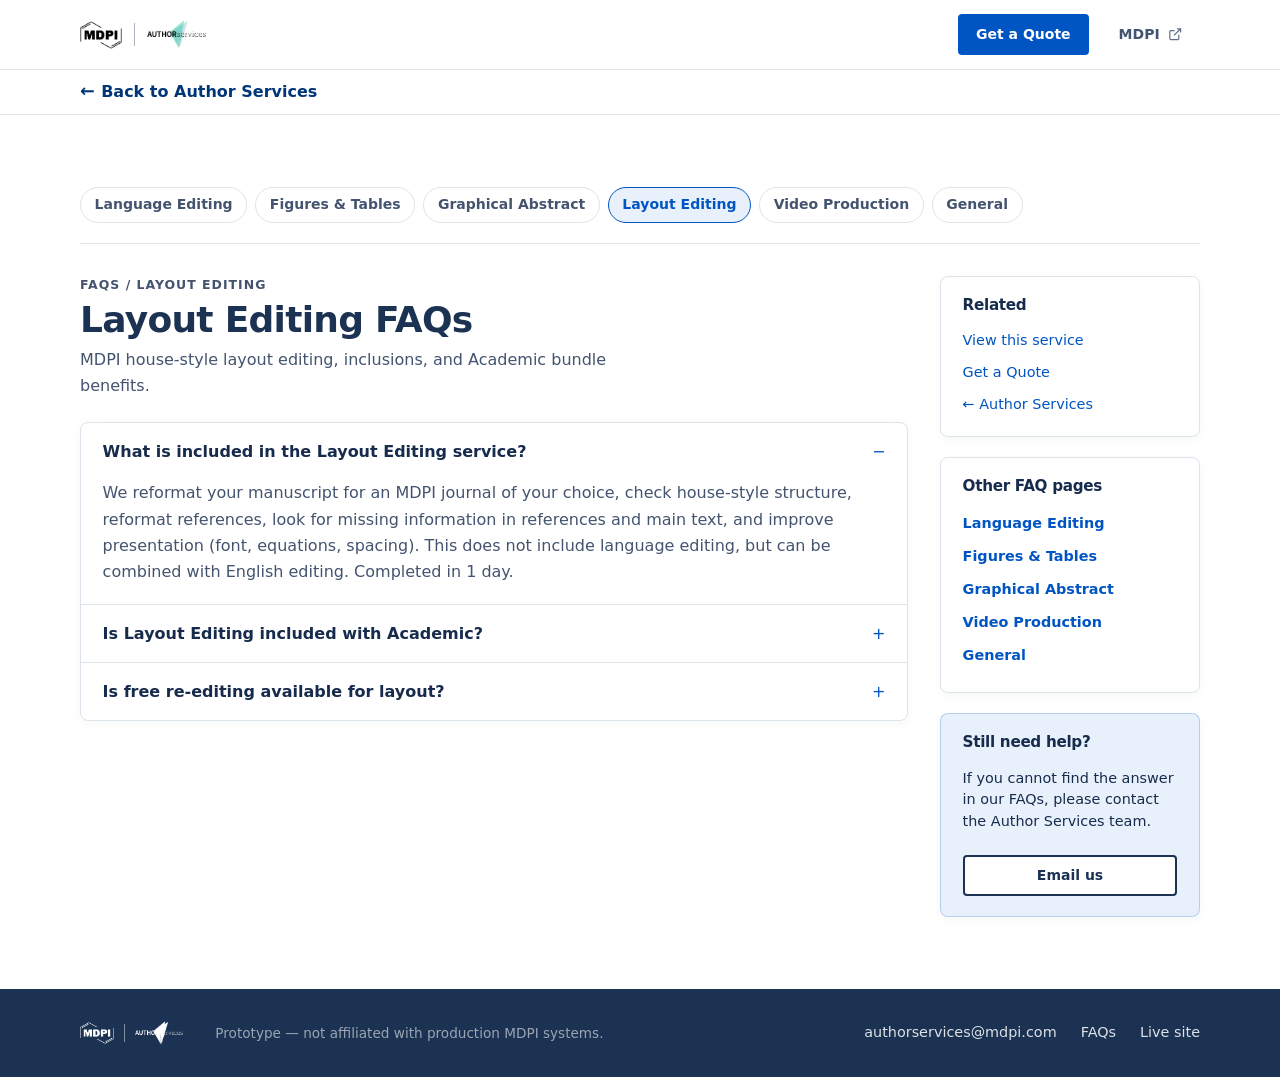
<file: faq/layout-editing.html>
<!DOCTYPE html>
<html lang="en">
  <head>
    <meta charset="UTF-8" />
    <meta name="viewport" content="width=device-width, initial-scale=1.0" />
    <title>Layout Editing FAQs | MDPI Author Services</title>
    <meta name="description" content="MDPI house-style layout editing, inclusions, and Academic bundle benefits." />
    <link rel="canonical" href="layout-editing.html" />
    <link rel="stylesheet" href="../fonts.css?v=20260716b" />
    <link rel="stylesheet" href="../styles.css?v=20260728u" />
    <link rel="stylesheet" href="../ux-enhance.css?v=20260728p" />
    <script type="application/ld+json">
{
  "@context": "https://schema.org",
  "@type": "FAQPage",
  "mainEntity": [
    {
      "@type": "Question",
      "name": "What is included in the Layout Editing service?",
      "acceptedAnswer": {
        "@type": "Answer",
        "text": "We reformat your manuscript for an MDPI journal of your choice, check house-style structure, reformat references, look for missing information in references and main text, and improve presentation (font, equations, spacing). This does not include language editing, but can be combined with English editing. Completed in 1 day."
      }
    },
    {
      "@type": "Question",
      "name": "Is Layout Editing included with Academic?",
      "acceptedAnswer": {
        "@type": "Answer",
        "text": "Yes. Free Layout Editing for MDPI journal submissions is included with the Academic language editing service."
      }
    },
    {
      "@type": "Question",
      "name": "Is free re-editing available for layout?",
      "acceptedAnswer": {
        "@type": "Answer",
        "text": "Layout Editing includes one round of free re-editing within 30 days after original service completion."
      }
    }
  ]
}
    </script>
  </head>
  <body class="faq-page subpage-chrome">
    <a class="skip-link" href="#main">Skip to content</a>
    <header class="site-header faq-site-header">
      <div class="container header-inner">
        <a href="../index.html" class="logo" title="Back to Author Services" aria-label="MDPI Author Services">
          <img
            class="logo-img logo-img-mdpi"
            src="../assets/mdpi-logo-mark.png"
            alt="MDPI"
            width="90"
            height="60"
          />
          <span class="logo-divider" aria-hidden="true"></span>
          <img
            class="logo-img logo-img-author-services"
            src="../assets/author-services-logo.png"
            alt="Author Services"
            width="160"
            height="80"
          />
        </a>
        <div class="header-actions">
          <a href="../index.html#quote" class="btn btn-primary btn-sm header-cta">Get a Quote</a>
          <a
            href="https://www.mdpi.com"
            class="btn btn-tertiary btn-sm header-mdpi-link"
            target="_blank"
            rel="noopener noreferrer"
          >
            MDPI
            <svg class="icon-external" width="14" height="14" viewBox="0 0 24 24" fill="none" stroke="currentColor" stroke-width="2" aria-hidden="true"><path d="M18 13v6a2 2 0 0 1-2 2H5a2 2 0 0 1-2-2V8a2 2 0 0 1 2-2h6"/><polyline points="15 3 21 3 21 9"/><line x1="10" y1="14" x2="21" y2="3"/></svg>
            <span class="visually-hidden">(opens in new tab)</span>
          </a>
        </div>
      </div>
    </header>
    <div class="faq-back-bar">
      <div class="container faq-back-bar-inner">
        <a class="faq-back-link" href="../index.html" id="faq-back-home">
          <span class="faq-back-arrow" aria-hidden="true">←</span>
          Back to Author Services
        </a>
      </div>
    </div>
    <main id="main">
      <section class="section faq-page-section">
        <div class="container">
          <nav class="faq-topic-nav" aria-label="FAQ topics">
            <a href="language-editing.html">Language Editing</a>
            <a href="figure-table-editing.html">Figures & Tables</a>
            <a href="graphical-abstract.html">Graphical Abstract</a>
            <a href="layout-editing.html" class="is-active">Layout Editing</a>
            <a href="video-production.html">Video Production</a>
            <a href="general.html">General</a>
          </nav>
          <div class="faq-page-layout">
            <div class="faq-page-main">
              <p class="eyebrow">FAQs / Layout Editing</p>
              <h1>Layout Editing FAQs</h1>
              <p class="faq-page-lead">MDPI house-style layout editing, inclusions, and Academic bundle benefits.</p>
              <div class="faq-list faq-list-page">
              <details class="faq-item" open>
                <summary>What is included in the Layout Editing service?</summary>
                <div class="faq-item-body"><p>We reformat your manuscript for an MDPI journal of your choice, check house-style structure, reformat references, look for missing information in references and main text, and improve presentation (font, equations, spacing). This does not include language editing, but can be combined with English editing. Completed in 1 day.</p></div>
              </details>
              <details class="faq-item">
                <summary>Is Layout Editing included with Academic?</summary>
                <div class="faq-item-body"><p>Yes. Free Layout Editing for MDPI journal submissions is included with the Academic language editing service.</p></div>
              </details>
              <details class="faq-item">
                <summary>Is free re-editing available for layout?</summary>
                <div class="faq-item-body"><p>Layout Editing includes one round of free re-editing within 30 days after original service completion.</p></div>
              </details>
              </div>
            </div>
            <aside class="faq-page-aside">
              <div class="faq-aside-card">
                <h2>Related</h2>
                <p><a href="../index.html#layout-editing">View this service</a></p>
                <p><a href="../index.html#quote">Get a Quote</a></p>
                <p><a href="../index.html">← Author Services</a></p>
              </div>
              <div class="faq-aside-card">
                <h2>Other FAQ pages</h2>
                <ul class="faq-aside-list">
              <li><a href="language-editing.html">Language Editing</a></li>
              <li><a href="figure-table-editing.html">Figures & Tables</a></li>
              <li><a href="graphical-abstract.html">Graphical Abstract</a></li>
              <li><a href="video-production.html">Video Production</a></li>
              <li><a href="general.html">General</a></li>
                </ul>
              </div>
              <div class="faq-aside-card faq-contact-card">
                <h2>Still need help?</h2>
                <p>If you cannot find the answer in our FAQs, please contact the Author Services team.</p>
                <a class="btn btn-outline btn-sm" href="mailto:authorservices@mdpi.com">
                  Email us
                </a>
              </div>
            </aside>
          </div>
        </div>
      </section>
    </main>
    <footer class="site-footer">
      <div class="container footer-inner">
        <div class="footer-brand">
          <img
            class="logo-img logo-img-mdpi"
            src="../assets/mdpi-logo-mark.png"
            alt="MDPI"
            width="90"
            height="60"
          />
          <span class="logo-divider" aria-hidden="true"></span>
          <img
            class="logo-img logo-img-author-services"
            src="../assets/author-services-logo.png"
            alt="Author Services"
            width="160"
            height="80"
          />
        </div>
        <p class="footer-note">Prototype — not affiliated with production MDPI systems.</p>
        <div class="footer-links">
          <a href="mailto:authorservices@mdpi.com">authorservices@mdpi.com</a>
          <a href="language-editing.html">FAQs</a>
          <a href="https://www.mdpi.com/authors/services" target="_blank" rel="noopener">Live site</a>
        </div>
      </div>
    </footer>
    <script src="../app.js?v=20260715i"></script>
  </body>
</html>
</file>
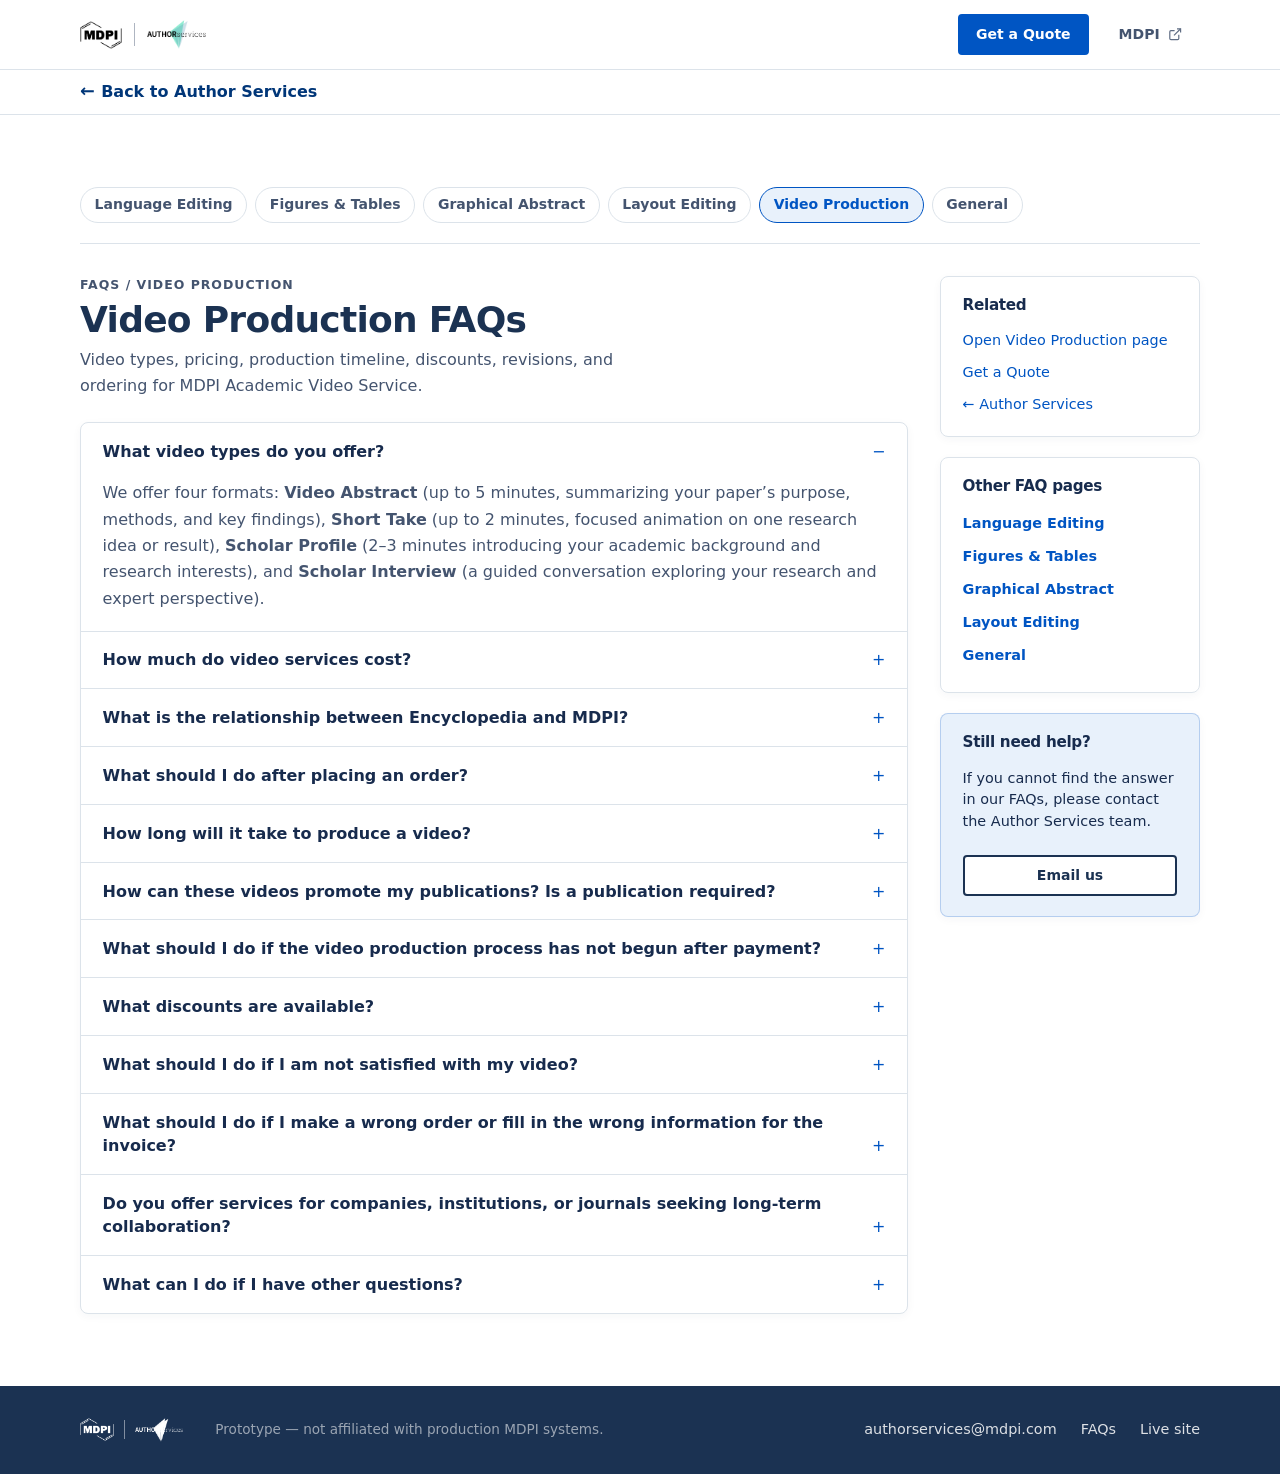
<file: faq/video-production.html>
<!DOCTYPE html>
<html lang="en">
  <head>
    <meta charset="UTF-8" />
    <meta name="viewport" content="width=device-width, initial-scale=1.0" />
    <title>Video Production FAQs | MDPI Author Services</title>
    <meta name="description" content="Video types, pricing, production timeline, discounts, revisions, and ordering for MDPI Academic Video Service." />
    <link rel="canonical" href="video-production.html" />
    <link rel="stylesheet" href="../fonts.css?v=20260716b" />
    <link rel="stylesheet" href="../styles.css?v=20260728u" />
    <link rel="stylesheet" href="../ux-enhance.css?v=20260728p" />
    <script type="application/ld+json">
{
  "@context": "https://schema.org",
  "@type": "FAQPage",
  "mainEntity": [
    {
      "@type": "Question",
      "name": "What video types do you offer?",
      "acceptedAnswer": {
        "@type": "Answer",
        "text": "We offer four formats: Video Abstract (up to 5 minutes, summarizing your paper’s purpose, methods, and key findings), Short Take (up to 2 minutes, focused animation on one research idea or result), Scholar Profile (2–3 minutes introducing your academic background and research interests), and Scholar Interview (a guided conversation exploring your research and expert perspective)."
      }
    },
    {
      "@type": "Question",
      "name": "How much do video services cost?",
      "acceptedAnswer": {
        "@type": "Answer",
        "text": "Prices are per submission: Video Abstract CHF 600, Short Take CHF 500, Scholar Profile CHF 500, and Scholar Interview CHF 400. Promotional codes such as VIDEO10 may apply at checkout when eligible."
      }
    },
    {
      "@type": "Question",
      "name": "What is the relationship between Encyclopedia and MDPI?",
      "acceptedAnswer": {
        "@type": "Answer",
        "text": "Encyclopedia MDPI is a user-generated content platform affiliated with MDPI. MDPI established Encyclopedia in 2018 to promote knowledge-sharing and open access to science. Accounts registered with MDPI can also be used on Encyclopedia."
      }
    },
    {
      "@type": "Question",
      "name": "What should I do after placing an order?",
      "acceptedAnswer": {
        "@type": "Answer",
        "text": "Monitor your email for payment instructions from MDPI and Encyclopedia. Once payment is confirmed, we provide a comprehensive service—you review the final product while we handle production. If you prefer to track each step, we are happy to involve you throughout the process."
      }
    },
    {
      "@type": "Question",
      "name": "How long will it take to produce a video?",
      "acceptedAnswer": {
        "@type": "Answer",
        "text": "Videos are completed within 15 working days of payment, excluding delays caused by correspondence, feedback, or revision rounds. We will contact you shortly after payment is received to begin script writing."
      }
    },
    {
      "@type": "Question",
      "name": "How can these videos promote my publications? Is a publication required?",
      "acceptedAnswer": {
        "@type": "Answer",
        "text": "Our videos will be released on Encyclopedia, where they will include links to the original publication, making it easy for viewers to access the full article. Additionally, we will promote the video across social media platforms, including Facebook, Twitter, LinkedIn, and YouTube. If the original paper is published by MDPI, the video will also be featured on the article’s page. A publication is not required to create a video. You can order a video based on concepts or ideas alone."
      }
    },
    {
      "@type": "Question",
      "name": "What should I do if the video production process has not begun after payment?",
      "acceptedAnswer": {
        "@type": "Answer",
        "text": "We will contact you within 24 hours of receiving your payment during business days. If you do not hear from us within this period, please do not hesitate to contact office@encyclopedia.pub."
      }
    },
    {
      "@type": "Question",
      "name": "What discounts are available?",
      "acceptedAnswer": {
        "@type": "Answer",
        "text": "<p>MDPI reviewer vouchers and video production vouchers can be used. If you have a voucher code, this may be entered when placing your Academic Video Service order. You can check your available vouchers at susy.mdpi.com/user/discount_voucher. The following criteria apply:</p><ul><li>One voucher may be used per submission.</li><li>MDPI reviewer vouchers can only be used by the voucher owner, while video production vouchers have no user restriction.</li></ul>"
      }
    },
    {
      "@type": "Question",
      "name": "What should I do if I am not satisfied with my video?",
      "acceptedAnswer": {
        "@type": "Answer",
        "text": "We typically offer at least three rounds of revisions for each video after your review. You can request revisions at any time within six months of the completed order."
      }
    },
    {
      "@type": "Question",
      "name": "What should I do if I make a wrong order or fill in the wrong information for the invoice?",
      "acceptedAnswer": {
        "@type": "Answer",
        "text": "If you need to cancel an order or revise the invoice after payment, please contact us at office@encyclopedia.pub. Please note that once the video production process has begun, cancellations are no longer permitted."
      }
    },
    {
      "@type": "Question",
      "name": "Do you offer services for companies, institutions, or journals seeking long-term collaboration?",
      "acceptedAnswer": {
        "@type": "Answer",
        "text": "Yes. We support institutional and long-term partnerships. Organizations interested in ongoing collaboration or multi-video projects may contact office@encyclopedia.pub for more information."
      }
    },
    {
      "@type": "Question",
      "name": "What can I do if I have other questions?",
      "acceptedAnswer": {
        "@type": "Answer",
        "text": "Please contact office@encyclopedia.pub."
      }
    }
  ]
}
    </script>
  </head>
  <body class="faq-page subpage-chrome">
    <a class="skip-link" href="#main">Skip to content</a>
    <header class="site-header faq-site-header">
      <div class="container header-inner">
        <a href="../index.html" class="logo" title="Back to Author Services" aria-label="MDPI Author Services">
          <img
            class="logo-img logo-img-mdpi"
            src="../assets/mdpi-logo-mark.png"
            alt="MDPI"
            width="90"
            height="60"
          />
          <span class="logo-divider" aria-hidden="true"></span>
          <img
            class="logo-img logo-img-author-services"
            src="../assets/author-services-logo.png"
            alt="Author Services"
            width="160"
            height="80"
          />
        </a>
        <div class="header-actions">
          <a href="../index.html#quote" class="btn btn-primary btn-sm header-cta">Get a Quote</a>
          <a
            href="https://www.mdpi.com"
            class="btn btn-tertiary btn-sm header-mdpi-link"
            target="_blank"
            rel="noopener noreferrer"
          >
            MDPI
            <svg class="icon-external" width="14" height="14" viewBox="0 0 24 24" fill="none" stroke="currentColor" stroke-width="2" aria-hidden="true"><path d="M18 13v6a2 2 0 0 1-2 2H5a2 2 0 0 1-2-2V8a2 2 0 0 1 2-2h6"/><polyline points="15 3 21 3 21 9"/><line x1="10" y1="14" x2="21" y2="3"/></svg>
            <span class="visually-hidden">(opens in new tab)</span>
          </a>
        </div>
      </div>
    </header>
    <div class="faq-back-bar">
      <div class="container faq-back-bar-inner">
        <a class="faq-back-link" href="../index.html" id="faq-back-home">
          <span class="faq-back-arrow" aria-hidden="true">←</span>
          Back to Author Services
        </a>
      </div>
    </div>
    <main id="main">
      <section class="section faq-page-section">
        <div class="container">
          <nav class="faq-topic-nav" aria-label="FAQ topics">
            <a href="language-editing.html">Language Editing</a>
            <a href="figure-table-editing.html">Figures & Tables</a>
            <a href="graphical-abstract.html">Graphical Abstract</a>
            <a href="layout-editing.html">Layout Editing</a>
            <a href="video-production.html" class="is-active">Video Production</a>
            <a href="general.html">General</a>
          </nav>
          <div class="faq-page-layout">
            <div class="faq-page-main">
              <p class="eyebrow">FAQs / Video Production</p>
              <h1>Video Production FAQs</h1>
              <p class="faq-page-lead">Video types, pricing, production timeline, discounts, revisions, and ordering for MDPI Academic Video Service.</p>
              <div class="faq-list faq-list-page">
              <details class="faq-item" open>
                <summary>What video types do you offer?</summary>
                <div class="faq-item-body"><p>We offer four formats: <strong>Video Abstract</strong> (up to 5 minutes, summarizing your paper’s purpose, methods, and key findings), <strong>Short Take</strong> (up to 2 minutes, focused animation on one research idea or result), <strong>Scholar Profile</strong> (2–3 minutes introducing your academic background and research interests), and <strong>Scholar Interview</strong> (a guided conversation exploring your research and expert perspective).</p></div>
              </details>
              <details class="faq-item">
                <summary>How much do video services cost?</summary>
                <div class="faq-item-body"><p>Prices are per submission: Video Abstract CHF 600, Short Take CHF 500, Scholar Profile CHF 500, and Scholar Interview CHF 400. Promotional codes such as VIDEO10 may apply at checkout when eligible.</p></div>
              </details>
              <details class="faq-item">
                <summary>What is the relationship between Encyclopedia and MDPI?</summary>
                <div class="faq-item-body"><p>Encyclopedia MDPI is a user-generated content platform affiliated with MDPI. MDPI established Encyclopedia in 2018 to promote knowledge-sharing and open access to science. Accounts registered with MDPI can also be used on Encyclopedia.</p></div>
              </details>
              <details class="faq-item">
                <summary>What should I do after placing an order?</summary>
                <div class="faq-item-body"><p>Monitor your email for payment instructions from MDPI and Encyclopedia. Once payment is confirmed, we provide a comprehensive service—you review the final product while we handle production. If you prefer to track each step, we are happy to involve you throughout the process.</p></div>
              </details>
              <details class="faq-item">
                <summary>How long will it take to produce a video?</summary>
                <div class="faq-item-body"><p>Videos are completed within <strong>15 working days</strong> of payment, excluding delays caused by correspondence, feedback, or revision rounds. We will contact you shortly after payment is received to begin script writing.</p></div>
              </details>
              <details class="faq-item">
                <summary>How can these videos promote my publications? Is a publication required?</summary>
                <div class="faq-item-body"><p>Our videos will be released on Encyclopedia, where they will include links to the original publication, making it easy for viewers to access the full article. Additionally, we will promote the video across social media platforms, including Facebook, Twitter, LinkedIn, and YouTube. If the original paper is published by MDPI, the video will also be featured on the article’s page. A publication is not required to create a video. You can order a video based on concepts or ideas alone.</p></div>
              </details>
              <details class="faq-item">
                <summary>What should I do if the video production process has not begun after payment?</summary>
                <div class="faq-item-body"><p>We will contact you within 24 hours of receiving your payment during business days. If you do not hear from us within this period, please do not hesitate to contact <a href="mailto:office@encyclopedia.pub">office@encyclopedia.pub</a>.</p></div>
              </details>
              <details class="faq-item">
                <summary>What discounts are available?</summary>
                <div class="faq-item-body"><p>MDPI reviewer vouchers and video production vouchers can be used. If you have a voucher code, this may be entered when placing your Academic Video Service order. You can check your available vouchers at <a href="https://susy.mdpi.com/user/discount_voucher" target="_blank" rel="noopener">susy.mdpi.com/user/discount_voucher</a>. The following criteria apply:</p><ul><li>One voucher may be used per submission.</li><li>MDPI reviewer vouchers can only be used by the voucher owner, while video production vouchers have no user restriction.</li></ul></div>
              </details>
              <details class="faq-item">
                <summary>What should I do if I am not satisfied with my video?</summary>
                <div class="faq-item-body"><p>We typically offer at least three rounds of revisions for each video after your review. You can request revisions at any time within six months of the completed order.</p></div>
              </details>
              <details class="faq-item">
                <summary>What should I do if I make a wrong order or fill in the wrong information for the invoice?</summary>
                <div class="faq-item-body"><p>If you need to cancel an order or revise the invoice after payment, please contact us at <a href="mailto:office@encyclopedia.pub">office@encyclopedia.pub</a>. Please note that once the video production process has begun, cancellations are no longer permitted.</p></div>
              </details>
              <details class="faq-item">
                <summary>Do you offer services for companies, institutions, or journals seeking long-term collaboration?</summary>
                <div class="faq-item-body"><p>Yes. We support institutional and long-term partnerships. Organizations interested in ongoing collaboration or multi-video projects may contact <a href="mailto:office@encyclopedia.pub">office@encyclopedia.pub</a> for more information.</p></div>
              </details>
              <details class="faq-item">
                <summary>What can I do if I have other questions?</summary>
                <div class="faq-item-body"><p>Please contact <a href="mailto:office@encyclopedia.pub">office@encyclopedia.pub</a>.</p></div>
              </details>
              </div>
            </div>
            <aside class="faq-page-aside">
              <div class="faq-aside-card">
                <h2>Related</h2>
                <p><a href="../video-production.html">Open Video Production page</a></p>
                <p><a href="../index.html#quote">Get a Quote</a></p>
                <p><a href="../index.html">← Author Services</a></p>
              </div>
              <div class="faq-aside-card">
                <h2>Other FAQ pages</h2>
                <ul class="faq-aside-list">
              <li><a href="language-editing.html">Language Editing</a></li>
              <li><a href="figure-table-editing.html">Figures & Tables</a></li>
              <li><a href="graphical-abstract.html">Graphical Abstract</a></li>
              <li><a href="layout-editing.html">Layout Editing</a></li>
              <li><a href="general.html">General</a></li>
                </ul>
              </div>
              <div class="faq-aside-card faq-contact-card">
                <h2>Still need help?</h2>
                <p>If you cannot find the answer in our FAQs, please contact the Author Services team.</p>
                <a class="btn btn-outline btn-sm" href="mailto:authorservices@mdpi.com">
                  Email us
                </a>
              </div>
            </aside>
          </div>
        </div>
      </section>
    </main>
    <footer class="site-footer">
      <div class="container footer-inner">
        <div class="footer-brand">
          <img
            class="logo-img logo-img-mdpi"
            src="../assets/mdpi-logo-mark.png"
            alt="MDPI"
            width="90"
            height="60"
          />
          <span class="logo-divider" aria-hidden="true"></span>
          <img
            class="logo-img logo-img-author-services"
            src="../assets/author-services-logo.png"
            alt="Author Services"
            width="160"
            height="80"
          />
        </div>
        <p class="footer-note">Prototype — not affiliated with production MDPI systems.</p>
        <div class="footer-links">
          <a href="mailto:authorservices@mdpi.com">authorservices@mdpi.com</a>
          <a href="language-editing.html">FAQs</a>
          <a href="https://www.mdpi.com/authors/services" target="_blank" rel="noopener">Live site</a>
        </div>
      </div>
    </footer>
    <script src="../app.js?v=20260715i"></script>
  </body>
</html>
</file>
<file: fonts.css>
@font-face {
  font-family: "Suisse Intl";
  font-style: normal;
  font-weight: 300;
  font-display: swap;
  src: url("https://pub.mdpi-res.com/assets/fonts/anniversary25/SuisseIntl-Light.otf")
    format("opentype");
}

@font-face {
  font-family: "Suisse Intl";
  font-style: normal;
  font-weight: 400;
  font-display: swap;
  src: url("https://pub.mdpi-res.com/assets/fonts/anniversary25/SuisseIntl-Regular.otf")
    format("opentype");
}

@font-face {
  font-family: "Suisse Intl";
  font-style: normal;
  font-weight: 500;
  font-display: swap;
  src: url("https://pub.mdpi-res.com/assets/fonts/anniversary25/SuisseIntl-Medium.otf")
    format("opentype");
}

@font-face {
  font-family: "Suisse Intl";
  font-style: normal;
  font-weight: 600;
  font-display: swap;
  src: url("https://pub.mdpi-res.com/assets/fonts/anniversary25/SuisseIntl-SemiBold.otf")
    format("opentype");
}

@font-face {
  font-family: "Suisse Intl";
  font-style: normal;
  font-weight: 700;
  font-display: swap;
  src: url("https://pub.mdpi-res.com/assets/fonts/anniversary25/SuisseIntl-SemiBold.otf")
    format("opentype");
}
</file>
<file: styles.css>
:root {
  /* MDPI Author Services — live site aligned */
  --as-primary: #0055c3;
  --as-primary-hover: #004099;
  --as-primary-active: #003678;
  --as-navy: #1b3252;
  --as-navy-muted: #243d5e;
  --as-teal: #409f9f;
  --as-teal-light: #87c9c2;
  --as-teal-pale: #cee0e8;
  --as-surface: #f5f7f9;
  --as-surface-alt: #eef2f6;
  --as-border: #dce3ea;

  /* Decorative accents (hero wave, icons) */
  --as-dark: var(--as-teal);
  --as-mid-cmyk: var(--as-teal-light);
  --as-mid-rgb: #7fd3c9;
  --as-light: var(--as-teal-pale);

  /* Front-End Reference semantic palette */
  --color-text-default: #172b4d;
  --color-text-subtle: #44546f;
  --color-text-subtlest: #5c6f7f;
  --color-text-disabled: #b3b9c4;
  --color-link-bold: var(--as-primary);
  --color-link-bolder: #337ab7;
  --color-link-boldest: var(--as-primary-active);
  --color-accent-bold: var(--as-primary);
  --color-accent-bolder: var(--as-primary-hover);
  --color-accent-boldest: var(--as-primary-active);
  --color-signal-error: #d31c04;
  --color-signal-warning: #d09d00;
  --color-signal-success: #098549;
  --color-signal-info: #2c9acf;

  /* Legacy aliases used throughout the prototype */
  --mdpi-green: var(--as-primary);
  --mdpi-green-dark: var(--as-primary-active);
  --mdpi-green-light: #e8f1fb;
  --mdpi-accent: var(--as-primary);
  --text: var(--color-text-default);
  --text-muted: var(--color-text-subtle);
  --border: var(--as-border);
  --bg: var(--as-surface);
  --white: #ffffff;
  --shadow: 0 4px 24px rgba(27, 50, 82, 0.08);
  --shadow-lg: 0 12px 40px rgba(27, 50, 82, 0.12);
  --radius: 8px;
  --radius-sm: 4px;
  --font: "Suisse Intl", system-ui, -apple-system, "Segoe UI", sans-serif;
  --max-width: 1120px;
  --page-gutter: 1rem;
  /* Resolves against the element’s containing block; matches .container side inset */
  --page-inline: max(var(--page-gutter), calc((100% - var(--max-width)) / 2));
}

*,
*::before,
*::after {
  box-sizing: border-box;
}

html {
  scroll-behavior: smooth;
}

body {
  margin: 0;
  font-family: var(--font);
  font-size: 1rem;
  line-height: 1.5;
  font-weight: 400;
  color: var(--text);
  background: var(--white);
  -webkit-font-smoothing: antialiased;
}

h1,
h2,
h3,
h4,
h5,
h6 {
  font-family: var(--font);
  color: var(--as-navy);
  font-weight: 700;
  letter-spacing: -0.02em;
}

h1 {
  font-size: clamp(2.25rem, 4.5vw, 3.75rem);
  line-height: 1.066;
}

h2 {
  font-size: clamp(1.75rem, 3vw, 2.375rem);
  line-height: 1.15;
}

h3 {
  font-size: clamp(1.125rem, 2vw, 1.5rem);
  line-height: 1.25;
  font-weight: 600;
}

img {
  max-width: 100%;
  display: block;
}

a {
  color: var(--color-link-bold);
  text-decoration: none;
}

a:hover {
  color: var(--color-link-boldest);
}

.container {
  width: min(100% - (2 * var(--page-gutter)), var(--max-width));
  margin-inline: auto;
}

/* Header */
.site-chrome {
  position: sticky;
  top: 0;
  z-index: 100;
  background: rgba(255, 255, 255, 0.98);
  backdrop-filter: blur(8px);
}

.site-header {
  position: relative;
  z-index: 2;
  background: rgba(255, 255, 255, 0.95);
  border-bottom: 1px solid var(--border);
}

.header-inner {
  display: flex;
  align-items: center;
  gap: 1.5rem;
  padding: 0.875rem 0;
}

/* Secondary navigation */
.secondary-nav {
  border-bottom: 1px solid var(--border);
  background: var(--as-surface);
}

.secondary-nav-inner {
  display: flex;
  align-items: stretch;
  justify-content: space-between;
  gap: 1rem;
  min-height: 2.85rem;
}

.secondary-nav-links {
  display: flex;
  align-items: stretch;
  gap: 0.15rem 1.35rem;
  min-width: 0;
  overflow-x: auto;
  scrollbar-width: thin;
  -webkit-overflow-scrolling: touch;
}

.secondary-nav-link {
  position: relative;
  display: inline-flex;
  align-items: center;
  flex: 0 0 auto;
  padding: 0.85rem 0;
  color: var(--text-muted);
  font-size: 0.925rem;
  font-weight: 500;
  white-space: nowrap;
  text-decoration: none;
  border-bottom: 2px solid transparent;
  transition: color 0.15s ease, border-color 0.15s ease;
}

.secondary-nav-link:hover {
  color: var(--as-primary);
}

.secondary-nav-link:focus-visible {
  color: var(--as-primary);
  outline: 2px solid var(--as-primary);
  outline-offset: 2px;
  border-radius: 2px;
}

.secondary-nav-link.is-active {
  color: var(--as-primary);
  font-weight: 600;
  border-bottom-color: var(--as-primary);
}

.secondary-nav-lang {
  position: relative;
  display: flex;
  align-items: stretch;
  flex-shrink: 0;
  margin-left: auto;
}

.secondary-nav-lang-trigger {
  display: inline-flex;
  align-items: center;
  gap: 0.4rem;
  padding: 0.85rem 0.15rem;
  border: 0;
  background: transparent;
  color: var(--text-muted);
  font: inherit;
  font-size: 0.925rem;
  font-weight: 500;
  cursor: pointer;
  white-space: nowrap;
}

.secondary-nav-lang-trigger:hover,
.secondary-nav-lang-trigger[aria-expanded="true"] {
  color: var(--as-primary);
}

.secondary-nav-lang-trigger:focus-visible {
  color: var(--as-primary);
  outline: 2px solid var(--as-primary);
  outline-offset: 2px;
  border-radius: 2px;
}

.secondary-nav-caret {
  transition: transform 0.2s ease;
}

.secondary-nav-lang-trigger[aria-expanded="true"] .secondary-nav-caret {
  transform: rotate(180deg);
}

.secondary-nav-lang-menu {
  position: absolute;
  top: calc(100% + 0.35rem);
  right: 0;
  z-index: 20;
  min-width: 9.5rem;
  margin: 0;
  padding: 0.35rem;
  list-style: none;
  background: var(--white);
  border: 1px solid var(--border);
  border-radius: var(--radius-sm);
  box-shadow: var(--shadow);
}

.secondary-nav-lang-menu[hidden] {
  display: none;
}

.secondary-nav-lang-option {
  display: flex;
  width: 100%;
  align-items: center;
  justify-content: space-between;
  gap: 0.75rem;
  padding: 0.55rem 0.7rem;
  border: 0;
  border-radius: 3px;
  background: transparent;
  color: var(--text);
  font: inherit;
  font-size: 0.9rem;
  font-weight: 500;
  text-align: left;
  cursor: pointer;
}

.secondary-nav-lang-option:hover,
.secondary-nav-lang-option:focus-visible {
  background: var(--mdpi-green-light);
  color: var(--as-primary);
  outline: none;
}

.secondary-nav-lang-option.is-selected {
  color: var(--as-primary);
  font-weight: 600;
}

.secondary-nav-lang-option.is-selected::after {
  content: "";
  width: 0.45rem;
  height: 0.45rem;
  border-radius: 50%;
  background: var(--as-primary);
  flex-shrink: 0;
}

@media (max-width: 720px) {
  .secondary-nav-inner {
    flex-direction: column;
    align-items: stretch;
    gap: 0;
    padding-bottom: 0.15rem;
  }

  .secondary-nav-links {
    gap: 0 1rem;
    padding-bottom: 0.1rem;
  }

  .secondary-nav-lang {
    margin-left: 0;
    border-top: 1px solid var(--border);
  }

  .secondary-nav-lang-trigger {
    width: 100%;
    justify-content: space-between;
    padding-inline: 0;
  }

  .secondary-nav-lang-menu {
    left: 0;
    right: 0;
  }
}

.logo {
  display: flex;
  align-items: center;
  gap: 0.75rem;
  color: var(--text);
  font-size: 0.95rem;
  flex-shrink: 0;
}

.logo-img {
  display: block;
  height: 1.85rem;
  width: auto;
  max-width: none;
}

.logo-mark {
  display: none;
}

.logo-text strong {
  color: var(--as-navy);
}

.logo-divider {
  display: block;
  width: 1px;
  height: 1.4rem;
  background: currentColor;
  opacity: 0.35;
  flex-shrink: 0;
}

.logo-img-mdpi {
  height: 1.75rem;
}

.logo-img-author-services {
  height: 1.85rem;
}

@media (max-width: 640px) {
  .logo {
    gap: 0.5rem;
  }

  .logo-img-mdpi {
    height: 1.4rem;
  }

  .logo-img-author-services {
    height: 1.5rem;
  }

  .logo-divider {
    height: 1.15rem;
  }
}

.main-nav {
  display: flex;
  gap: 1.5rem;
  margin-left: auto;
}

.header-actions {
  display: flex;
  align-items: center;
  gap: 0.75rem;
  margin-left: auto;
}

.header-mdpi-link {
  display: inline-flex;
  align-items: center;
  gap: 0.35rem;
  white-space: nowrap;
  flex-shrink: 0;
}

.header-mdpi-link .icon-external {
  flex-shrink: 0;
  width: 0.9rem;
  height: 0.9rem;
  opacity: 0.85;
  color: currentColor;
}

.header-auth {
  display: inline-flex;
  align-items: center;
  position: relative;
  flex-shrink: 0;
}

.header-login-btn {
  white-space: nowrap;
}

.header-profile {
  position: relative;
}

.header-profile-trigger {
  display: inline-flex;
  align-items: center;
  gap: 0.45rem;
  padding: 0.2rem 0.45rem 0.2rem 0.2rem;
  border: 1px solid var(--border);
  border-radius: 999px;
  background: var(--white);
  color: var(--text);
  font: inherit;
  font-size: 0.88rem;
  font-weight: 600;
  cursor: pointer;
}

.header-profile-trigger:hover,
.header-profile-trigger[aria-expanded="true"] {
  border-color: rgba(0, 85, 195, 0.35);
  background: var(--mdpi-green-light);
}

.header-profile-avatar {
  display: inline-flex;
  align-items: center;
  justify-content: center;
  width: 1.7rem;
  height: 1.7rem;
  border-radius: 999px;
  background: var(--as-primary);
  color: #fff;
  font-size: 0.68rem;
  font-weight: 700;
  letter-spacing: 0.02em;
}

.header-profile-name {
  max-width: 7.5rem;
  overflow: hidden;
  text-overflow: ellipsis;
  white-space: nowrap;
}

.header-profile-caret {
  width: 0;
  height: 0;
  margin-right: 0.15rem;
  border-left: 4px solid transparent;
  border-right: 4px solid transparent;
  border-top: 5px solid currentColor;
  opacity: 0.7;
}

.header-profile-menu {
  position: absolute;
  top: calc(100% + 0.4rem);
  right: 0;
  min-width: 13.5rem;
  padding: 0.35rem;
  border: 1px solid var(--border);
  border-radius: var(--radius-sm);
  background: var(--white);
  box-shadow: var(--shadow-lg, 0 12px 30px rgba(15, 23, 42, 0.12));
  z-index: 80;
}

.header-profile-menu.hidden {
  display: none;
}

.header-profile-menu-item {
  display: flex;
  align-items: center;
  justify-content: space-between;
  gap: 0.75rem;
  width: 100%;
  padding: 0.65rem 0.75rem;
  border: 0;
  border-radius: calc(var(--radius-sm) - 2px);
  background: transparent;
  color: var(--text);
  font: inherit;
  font-size: 0.9rem;
  font-weight: 600;
  text-align: left;
  text-decoration: none;
  cursor: pointer;
}

.header-profile-menu-item + .header-profile-menu-item {
  margin-top: 0.15rem;
  border-top: 1px solid var(--border);
  border-radius: 0 0 calc(var(--radius-sm) - 2px) calc(var(--radius-sm) - 2px);
}

.header-profile-menu-item:hover {
  background: var(--mdpi-green-light);
  color: var(--as-primary);
}

.header-profile-menu-item-button {
  color: var(--text-muted);
}

.header-profile-menu-item-button:hover {
  color: var(--as-primary);
}

.header-profile-menu-item .icon-external {
  flex-shrink: 0;
  opacity: 0.8;
}

.faq-site-header .header-actions {
  margin-left: auto;
}

.visually-hidden {
  position: absolute;
  width: 1px;
  height: 1px;
  padding: 0;
  margin: -1px;
  overflow: hidden;
  clip: rect(0, 0, 0, 0);
  white-space: nowrap;
  border: 0;
}

.main-nav a {
  color: var(--text-muted);
  font-weight: 500;
  font-size: 0.925rem;
}

.main-nav a:hover {
  color: var(--mdpi-green);
}

.menu-toggle {
  display: none;
  flex-direction: column;
  gap: 5px;
  padding: 0.5rem;
  background: none;
  border: none;
  cursor: pointer;
}

.menu-toggle span {
  display: block;
  width: 22px;
  height: 2px;
  background: var(--text);
  border-radius: 1px;
}

/* Buttons */
.btn {
  display: inline-flex;
  align-items: center;
  justify-content: center;
  gap: 0.5rem;
  padding: 0.75rem 1.25rem;
  font-family: inherit;
  font-size: 0.95rem;
  font-weight: 600;
  border-radius: var(--radius-sm);
  border: 2px solid transparent;
  cursor: pointer;
  transition: background 0.2s, color 0.2s, border-color 0.2s, transform 0.15s;
}

.btn:hover {
  transform: translateY(-1px);
}

.btn-primary {
  background: var(--as-primary);
  border-color: var(--as-primary);
  color: var(--white);
}

.btn-primary:hover {
  background: var(--as-primary-hover);
  border-color: var(--as-primary-hover);
  color: var(--white);
}

.btn-outline {
  background: transparent;
  color: var(--as-navy);
  border-color: var(--as-navy);
}

.btn-outline:hover {
  background: var(--mdpi-green-light);
  border-color: var(--as-primary);
  color: var(--as-primary);
}

.btn-tertiary {
  background: transparent;
  color: var(--text-muted);
  border-color: transparent;
  font-weight: 600;
}

.btn-tertiary:hover {
  background: rgba(0, 85, 195, 0.06);
  border-color: transparent;
  color: var(--as-primary);
}

.btn-sm {
  padding: 0.5rem 1rem;
  font-size: 0.875rem;
}

.btn-block {
  width: 100%;
}

/* Hero */
.hero {
  position: relative;
  background: linear-gradient(180deg, var(--white) 0%, #f8fbfc 100%);
  padding: 0;
  overflow: hidden;
}

/* Full-bleed split atmosphere; content aligns to .container width */
.hero::before,
.hero::after {
  content: "";
  position: absolute;
  top: 0;
  bottom: 0;
  width: 50%;
  pointer-events: none;
  z-index: 0;
}

.hero::before {
  left: 0;
  background:
    radial-gradient(ellipse 80% 60% at 12% 20%, rgba(127, 211, 201, 0.18), transparent 55%),
    linear-gradient(180deg, var(--white) 0%, #f8fbfc 100%);
}

.hero::after {
  right: 0;
  background:
    radial-gradient(ellipse 70% 55% at 88% 12%, rgba(255, 255, 255, 0.55), transparent 52%),
    linear-gradient(155deg, #d9ebf8 0%, #cfe4ef 42%, #b9d8e4 100%);
  border-left: 1px solid rgba(27, 50, 82, 0.08);
}

.hero-grid {
  position: relative;
  z-index: 1;
  display: grid;
  grid-template-columns: minmax(0, 1fr) minmax(0, 1fr);
  gap: clamp(1.5rem, 3vw, 2.75rem);
  align-items: stretch;
  width: min(100% - (2 * var(--page-gutter)), var(--max-width));
  margin-inline: auto;
  min-height: min(36rem, 78vh);
}

.hero-content-wrap {
  display: flex;
  justify-content: flex-start;
  align-items: center;
  padding: clamp(2.5rem, 5vw, 4.5rem) 0;
  background: transparent;
}

.hero-content {
  width: 100%;
  max-width: none;
}

.eyebrow {
  text-transform: uppercase;
  letter-spacing: 0.08em;
  font-size: 0.8rem;
  font-weight: 600;
  color: var(--as-primary);
  margin: 0 0 0.75rem;
}

.hero h1 {
  font-size: clamp(2rem, 4vw, 2.75rem);
  line-height: 1.15;
  margin: 0 0 1rem;
  font-weight: 700;
}

.hero-lead {
  font-size: 1.125rem;
  color: var(--text-muted);
  margin: 0 0 1.75rem;
  max-width: 52ch;
}

.hero-stats {
  display: flex;
  gap: 2rem;
  margin-bottom: 2rem;
}

.stat strong {
  display: block;
  font-size: 1.5rem;
  color: var(--mdpi-green);
  line-height: 1.2;
}

.stat span {
  font-size: 0.85rem;
  color: var(--text-muted);
}

.hero-actions {
  display: flex;
  flex-wrap: wrap;
  gap: 0.75rem;
}

.hero-card {
  position: relative;
  background: var(--white);
  border-radius: var(--radius);
  padding: 2rem;
  box-shadow: var(--shadow-lg);
  border: 1px solid var(--border);
}

.hero-card-badge {
  position: absolute;
  top: -0.75rem;
  right: 1.5rem;
  background: var(--mdpi-green);
  color: var(--white);
  font-size: 0.75rem;
  font-weight: 600;
  padding: 0.35rem 0.75rem;
  border-radius: 999px;
}

.hero-card h3 {
  margin: 0 0 0.75rem;
  font-size: 1.35rem;
}

.hero-card p {
  color: var(--text-muted);
  margin: 0 0 1rem;
}

/* Sections */
.section {
  padding: 4.5rem 0;
}

.section-header {
  text-align: center;
  max-width: 640px;
  margin: 0 auto 2.5rem;
}

.section-header h2 {
  font-size: clamp(1.75rem, 3vw, 2.25rem);
  margin: 0 0 0.75rem;
}

.section-header p {
  color: var(--text-muted);
  margin: 0;
  font-size: 1.05rem;
}

.services-section {
  background: var(--as-surface);
}

.addon-section {
  background: var(--white);
}

.journey-section {
  background: var(--white);
}

/* Shared word-count price guide */
.word-count-control {
  background: var(--white);
  border: 1px solid var(--border);
  border-radius: var(--radius);
  padding: 1.25rem 1.5rem 1.35rem;
  margin-bottom: 1.5rem;
  box-shadow: var(--shadow);
}

.word-count-control-header {
  display: flex;
  justify-content: space-between;
  gap: 1rem;
  align-items: flex-start;
  margin-bottom: 1rem;
}

.word-count-label {
  margin: 0;
  font-weight: 700;
  font-size: 1.05rem;
  color: #2c3345;
}

.word-count-help {
  margin: 0.25rem 0 0;
  font-size: 0.9rem;
  color: var(--text-muted);
}

.word-count-readout {
  text-align: right;
  flex-shrink: 0;
}

.word-count-readout strong {
  display: block;
  font-size: 1.05rem;
  color: #2f6fed;
}

.word-count-readout span {
  font-size: 0.8rem;
  color: var(--text-muted);
}

.word-count-slider-label {
  display: block;
  font-size: 0.8rem;
  font-weight: 600;
  color: var(--text-muted);
  margin-bottom: 0.85rem;
}

.word-count-slider-label input[type="range"] {
  display: block;
  width: 100%;
  margin-top: 0.5rem;
  accent-color: #2f6fed;
  cursor: pointer;
}

.manuscript-upload {
  position: relative;
  margin: 0 0 1.1rem;
  padding: 1.1rem 1.2rem;
  border: 1.5px dashed rgba(0, 85, 195, 0.45);
  border-radius: var(--radius-sm);
  background: linear-gradient(180deg, #f4fbf9 0%, var(--white) 100%);
  cursor: pointer;
  transition: border-color 0.15s, background 0.15s, box-shadow 0.15s;
}

.manuscript-upload:hover,
.manuscript-upload:focus-visible,
.manuscript-upload.is-dragover {
  border-color: var(--mdpi-green);
  background: var(--mdpi-green-light);
  box-shadow: inset 0 0 0 1px rgba(0, 85, 195, 0.12);
  outline: none;
}

.manuscript-upload.is-loading {
  pointer-events: none;
  opacity: 0.75;
}

.manuscript-file-input {
  position: absolute;
  width: 1px;
  height: 1px;
  padding: 0;
  margin: -1px;
  overflow: hidden;
  clip: rect(0, 0, 0, 0);
  white-space: nowrap;
  border: 0;
}

.manuscript-upload-title {
  margin: 0 0 0.25rem;
  font-weight: 700;
  color: var(--mdpi-green-dark);
}

.manuscript-upload-help {
  margin: 0 0 0.55rem;
  font-size: 0.85rem;
  color: var(--text-muted);
}

.compact-list {
  margin: 0 0 0.55rem;
  padding-left: 1.15rem;
  font-size: 0.85rem;
  color: var(--text-muted);
  line-height: 1.55;
}

.compact-list li + li {
  margin-top: 0.2rem;
}

.guarantee-copy .compact-list {
  margin: 0.5rem 0 0.75rem;
}

.manuscript-upload-status {
  margin: 0;
  font-size: 0.88rem;
  font-weight: 600;
  color: var(--text);
}

.manuscript-browse {
  color: var(--mdpi-green);
  text-decoration: underline;
  text-underline-offset: 2px;
}

.manuscript-upload-status.is-success {
  color: var(--mdpi-green-dark);
}

.manuscript-upload-status.is-error {
  color: var(--color-signal-error);
}

.manuscript-detection {
  margin-top: 1rem;
  padding-top: 1rem;
  border-top: 1px solid rgba(0, 85, 195, 0.18);
}

.detection-grid {
  display: grid;
  grid-template-columns: repeat(3, minmax(0, 1fr));
  gap: 0.65rem;
  margin-bottom: 0.85rem;
}

.detection-stat {
  display: flex;
  flex-direction: column;
  gap: 0.15rem;
  padding: 0.65rem 0.75rem;
  border-radius: var(--radius-sm);
  background: var(--white);
  border: 1px solid var(--border);
  text-align: center;
}

.detection-stat strong {
  font-size: 1.2rem;
  color: var(--mdpi-green-dark);
  line-height: 1.2;
}

.detection-stat span {
  font-size: 0.75rem;
  font-weight: 600;
  color: var(--text-muted);
  text-transform: uppercase;
  letter-spacing: 0.03em;
}

.detection-figure-offer {
  display: flex;
  flex-wrap: wrap;
  align-items: center;
  justify-content: space-between;
  gap: 0.75rem 1rem;
  padding: 0.85rem 1rem;
  border-radius: var(--radius-sm);
  border: 1px solid rgba(0, 85, 195, 0.28);
  background: var(--white);
}

.detection-figure-offer.is-disabled {
  opacity: 0.72;
}

.detection-figure-offer.is-included {
  border-color: rgba(0, 85, 195, 0.45);
  background: #f3faf8;
}

.detection-figure-title {
  margin: 0 0 0.2rem;
  font-size: 0.92rem;
  font-weight: 700;
  color: var(--text);
  display: flex;
  align-items: center;
  gap: 0.45rem;
  flex-wrap: wrap;
}

.detection-badge {
  display: inline-flex;
  align-items: center;
  padding: 0.12rem 0.45rem;
  border-radius: 999px;
  background: var(--bg);
  border: 1px solid var(--border);
  color: var(--text-muted);
  font-size: 0.68rem;
  font-weight: 700;
  letter-spacing: 0.03em;
  text-transform: uppercase;
}

.detection-badge.is-included {
  background: var(--mdpi-green-light);
  border-color: rgba(0, 85, 195, 0.35);
  color: var(--mdpi-green-dark);
}

.detection-included-note {
  margin: 0;
  padding: 0.45rem 0.7rem;
  border-radius: var(--radius-sm);
  background: var(--mdpi-green-light);
  border: 1px solid rgba(0, 85, 195, 0.35);
  color: var(--mdpi-green-dark);
  font-size: 0.85rem;
  font-weight: 700;
}

.detection-figure-price {
  margin: 0;
  font-size: 0.85rem;
  color: var(--text-muted);
}

.detection-figure-price strong {
  color: var(--mdpi-green-dark);
}

.detection-include {
  display: inline-flex;
  align-items: center;
  gap: 0.45rem;
  margin: 0;
  padding: 0.45rem 0.7rem;
  border-radius: var(--radius-sm);
  border: 1px solid rgba(0, 85, 195, 0.35);
  background: var(--mdpi-green-light);
  font-size: 0.85rem;
  font-weight: 700;
  color: var(--mdpi-green-dark);
  cursor: pointer;
  user-select: none;
}

.detection-include:has(input:disabled) {
  opacity: 0.55;
  cursor: not-allowed;
}

.detection-include input {
  width: 1rem;
  height: 1rem;
  accent-color: var(--mdpi-green);
}

.word-count-divider {
  display: flex;
  align-items: center;
  gap: 0.75rem;
  margin: 0 0 1rem;
  color: var(--text-muted);
  font-size: 0.78rem;
  font-weight: 600;
  text-transform: uppercase;
  letter-spacing: 0.04em;
}

.word-count-divider::before,
.word-count-divider::after {
  content: "";
  flex: 1;
  height: 1px;
  background: var(--border);
}

.words-field-row {
  display: flex;
  flex-wrap: wrap;
  gap: 0.5rem;
  align-items: center;
}

.words-field-row input[type="number"] {
  flex: 1 1 10rem;
  min-width: 0;
}

.words-upload-btn {
  flex: 0 0 auto;
  cursor: pointer;
  margin: 0;
}

.language-figure-perk {
  margin: 0.75rem 0 0;
  padding: 0.65rem 0.8rem;
  border-radius: var(--radius-sm);
  background: var(--mdpi-green-light);
  border: 1px solid rgba(0, 85, 195, 0.25);
  color: var(--mdpi-green-dark);
  font-size: 0.84rem;
  line-height: 1.45;
}

.academic-recommendation {
  display: flex;
  align-items: center;
  justify-content: space-between;
  gap: 1rem;
  margin-top: 0.75rem;
  padding: 0.9rem 1rem;
  border: 1px solid var(--color-signal-warning);
  border-left: 4px solid var(--color-signal-warning);
  border-radius: var(--radius-sm);
  background: color-mix(in srgb, var(--color-signal-warning) 10%, var(--white));
}

.academic-recommendation-copy {
  min-width: 0;
}

.recommendation-badge {
  display: inline-flex;
  margin-bottom: 0.35rem;
  padding: 0.15rem 0.5rem;
  border-radius: 999px;
  background: var(--color-signal-warning);
  color: var(--color-text-default);
  font-size: 0.68rem;
  font-weight: 800;
  letter-spacing: 0.04em;
  text-transform: uppercase;
}

.academic-recommendation-copy > strong {
  display: block;
  color: var(--text);
  font-size: 0.95rem;
}

.academic-recommendation-copy p {
  margin: 0.25rem 0 0;
  color: var(--text-muted);
  font-size: 0.84rem;
  line-height: 1.45;
}

.academic-recommendation .btn {
  flex-shrink: 0;
}

@media (max-width: 640px) {
  .academic-recommendation {
    align-items: stretch;
    flex-direction: column;
  }
}

.layout-included-banner {
  margin: 0 0 0.9rem;
  padding: 0.65rem 0.8rem;
  border-radius: var(--radius-sm);
  background: var(--mdpi-green-light);
  border: 1px solid rgba(0, 85, 195, 0.3);
  color: var(--mdpi-green-dark);
  font-size: 0.88rem;
  font-weight: 700;
}

.layout-selected-row {
  margin-bottom: 0.9rem;
}

.included-services-grid {
  display: grid;
  grid-template-columns: repeat(2, minmax(0, 1fr));
  gap: 1rem;
  align-items: start;
  margin-bottom: 1.25rem;
}

.included-services-grid .service-panel {
  min-width: 0;
  margin-bottom: 0;
}

.included-services-grid:has(#panel-layout.hidden),
.included-services-grid:has(#panel-figures.hidden) {
  grid-template-columns: minmax(0, 1fr);
}

.included-services-grid:has(#panel-layout.hidden) #panel-figures:not(.hidden),
.included-services-grid:has(#panel-figures.hidden) #panel-layout:not(.hidden) {
  grid-column: 1 / -1;
}

@media (max-width: 760px) {
  .included-services-grid {
    grid-template-columns: 1fr;
  }
}

.checkbox-card.is-included-selected {
  border-color: var(--mdpi-green);
  background: var(--mdpi-green-light);
  box-shadow: inset 0 0 0 1px rgba(0, 85, 195, 0.15);
}

.checkbox-card.is-included-selected input:disabled {
  accent-color: var(--mdpi-green);
}

.figure-opt-in {
  display: flex;
  align-items: flex-start;
  gap: 0.65rem;
  margin: 0 0 0.9rem;
  padding: 0.75rem 0.85rem;
  border: 1px solid rgba(0, 85, 195, 0.28);
  border-radius: var(--radius-sm);
  background: var(--white);
  cursor: pointer;
}

.figure-opt-in input {
  margin-top: 0.2rem;
  width: 1.05rem;
  height: 1.05rem;
  accent-color: var(--mdpi-green);
  flex-shrink: 0;
}

.figure-opt-in span {
  display: flex;
  flex-direction: column;
  gap: 0.2rem;
  font-size: 0.92rem;
  font-weight: 700;
  color: var(--text);
}

.figure-opt-in small {
  font-size: 0.8rem;
  font-weight: 500;
  color: var(--text-muted);
}

.figure-opt-in.is-locked {
  background: var(--mdpi-green-light);
  cursor: default;
}

.figure-opt-in.is-selective {
  border-style: dashed;
  border-width: 1.5px;
  cursor: pointer;
}

.figure-opt-in.is-selective input {
  pointer-events: auto;
  cursor: pointer;
}

.figure-opt-in.is-selective:has(input:checked) {
  border-style: solid;
  background: var(--mdpi-green-light);
}

.figure-opt-in.is-selective:has(input:disabled) {
  cursor: default;
}

#panel-figures:has(.figure-opt-in.is-selective input:not(:checked)) .service-panel-title {
  margin-bottom: 0.65rem;
}

#figures-detection-hint {
  display: block;
  color: var(--mdpi-green-dark);
  font-weight: 600;
}

.word-count-bands {
  display: flex;
  flex-wrap: wrap;
  gap: 0.45rem;
}

.word-count-band {
  border: 1px solid #d7dde8;
  background: #f8fafc;
  color: #374151;
  border-radius: 999px;
  padding: 0.4rem 0.75rem;
  font-family: inherit;
  font-size: 0.8rem;
  font-weight: 600;
  cursor: pointer;
  transition: background 0.15s, border-color 0.15s, color 0.15s, transform 0.15s;
}

.word-count-band:hover {
  border-color: #9ec0f7;
  background: #eef4ff;
}

.word-count-band.is-active {
  background: #2f6fed;
  border-color: #2f6fed;
  color: var(--white);
  transform: translateY(-1px);
}

.card-price .card-price-caption {
  transition: color 0.15s;
}

.card-price-amount {
  transition: transform 0.2s ease, color 0.2s ease;
}

.card-price-amount.is-updating {
  transform: scale(1.04);
  color: #2f6fed;
}

/* Tier cards */
.tier-grid {
  display: grid;
  grid-template-columns: repeat(3, 1fr);
  gap: 1.25rem;
  align-items: stretch;
}

.tier-card {
  display: flex;
  flex-direction: column;
  background: var(--white);
  border: 1px solid #d7dde8;
  border-radius: 10px;
  overflow: hidden;
  transition: box-shadow 0.2s, border-color 0.2s, background 0.2s;
}

.tier-card:hover {
  box-shadow: var(--shadow);
}

.tier-card.is-selected .select-tier {
  background: var(--as-primary);
  border-color: var(--as-primary);
  color: var(--white);
}

.tier-card.is-selected .select-tier:hover {
  background: var(--as-primary-hover);
  border-color: var(--as-primary-hover);
}

.tier-card .btn-tier-secondary,
.tier-grid.has-tier-selection .tier-card:not(.is-selected) .select-tier {
  background: var(--white);
  border: 1px solid #111;
  color: #111;
}

.tier-card .btn-tier-secondary:hover,
.tier-grid.has-tier-selection .tier-card:not(.is-selected) .select-tier:hover {
  background: #f5f5f5;
  border-color: #111;
  color: #111;
}

.tier-card {
  cursor: pointer;
}

.tier-card .select-tier {
  cursor: pointer;
}

.tier-featured {
  border-color: #2f6fed;
  box-shadow: 0 0 0 1px #2f6fed;
}

.tier-recommended {
  border-color: #9ec0f7;
}

.tier-card.is-selected,
.tier-featured.is-selected,
.tier-recommended.is-selected {
  border-color: var(--as-primary);
  background: linear-gradient(180deg, #f3f8ff 0%, var(--white) 42%);
  box-shadow:
    0 0 0 2px rgba(0, 85, 195, 0.22),
    0 12px 28px rgba(0, 85, 195, 0.12);
}

.tier-banner {
  background: #2f6fed;
  color: var(--white);
  text-align: center;
  font-size: 0.85rem;
  font-weight: 600;
  padding: 0.55rem 0.75rem;
}

.tier-banner-recommended {
  background: #dce9fb;
  color: #2f6fed;
}

.tier-card-body {
  display: flex;
  flex-direction: column;
  flex: 1;
  padding: 1.5rem 1.35rem 1.35rem;
}

.tier-card h3 {
  margin: 0 0 0.75rem;
  font-size: 1.2rem;
  color: #2c3345;
}

.card-price {
  display: flex;
  flex-direction: column;
  align-items: flex-start;
  gap: 0.15rem;
  margin: 0 0 0.85rem;
  line-height: 1.15;
}

.card-price-amount {
  font-size: 1.75rem;
  font-weight: 700;
  color: #2c3345;
}

.card-price small {
  font-size: 0.875rem;
  font-weight: 400;
  color: var(--text-muted);
}

.card-price-hero .card-price-amount {
  font-size: 1.5rem;
  color: var(--mdpi-green);
}

.tier-tagline {
  color: #4b5568;
  font-size: 0.95rem;
  margin: 0 0 1rem;
  min-height: 0;
}

.tier-card .check-list {
  margin: 0 0 1.25rem;
  flex: 1;
}

.tier-card .check-list li {
  font-size: 0.85rem;
}

.tier-card .select-tier {
  margin-top: auto;
}

@media (max-width: 720px) {
  .word-count-control-header {
    flex-direction: column;
  }

  .word-count-readout {
    text-align: left;
  }
}

.check-list {
  list-style: none;
  padding: 0;
  margin: 0 0 1rem;
}

.check-list li {
  position: relative;
  padding-left: 1.5rem;
  margin-bottom: 0.4rem;
  font-size: 0.9rem;
}

.check-list li::before {
  content: "✓";
  position: absolute;
  left: 0;
  color: var(--mdpi-green);
  font-weight: 700;
}

/* Addon cards */
.addon-grid {
  display: grid;
  grid-template-columns: repeat(4, 1fr);
  gap: 1.25rem;
}

.editing-companion-panel {
  margin-top: 2rem;
  padding: 1.5rem 1.5rem 1.65rem;
  border: 1px solid color-mix(in srgb, var(--as-primary) 18%, var(--border));
  border-radius: calc(var(--radius) + 6px);
  background:
    linear-gradient(180deg, #f7fbff 0%, #eef5fc 48%, #f8fafc 100%);
  box-shadow: 0 10px 28px rgba(0, 85, 195, 0.06);
}

.editing-companion-panel-head {
  max-width: 40rem;
  margin: 0 auto 1.35rem;
  text-align: center;
}

.editing-companion-eyebrow {
  margin: 0 0 0.4rem;
  color: var(--as-primary);
  font-size: 0.72rem;
  font-weight: 800;
  letter-spacing: 0.08em;
  text-transform: uppercase;
}

.editing-companion-title {
  margin: 0 0 0.45rem;
  color: var(--as-navy);
  font-size: clamp(1.15rem, 2vw, 1.35rem);
  letter-spacing: -0.02em;
  line-height: 1.25;
}

.editing-companion-lead {
  margin: 0;
  color: var(--text-muted);
  font-size: 0.92rem;
  line-height: 1.55;
}

.addon-grid-two,
.editing-companion-grid {
  display: grid;
  grid-template-columns: repeat(2, minmax(0, 1fr));
  gap: 1.25rem;
}

.editing-companion-grid {
  margin-top: 0;
}

.editing-companion-card {
  position: relative;
  min-height: 100%;
  overflow: hidden;
  border: 1px solid color-mix(in srgb, var(--as-primary) 22%, var(--border));
  border-radius: calc(var(--radius) + 2px);
  background:
    linear-gradient(180deg, #ffffff 0%, #f8fbff 100%);
  box-shadow: 0 8px 22px rgba(27, 50, 82, 0.06);
  transition: border-color 0.2s, box-shadow 0.2s, transform 0.2s;
}

.editing-companion-card::before {
  content: "";
  position: absolute;
  top: 0;
  left: 0;
  right: 0;
  height: 4px;
  background: linear-gradient(90deg, var(--as-primary) 0%, var(--as-teal) 100%);
}

.editing-companion-card:hover {
  border-color: color-mix(in srgb, var(--as-primary) 42%, var(--border));
  box-shadow: 0 12px 28px rgba(0, 85, 195, 0.1);
  transform: translateY(-2px);
}

.editing-companion-card .service-icon {
  width: 2.6rem;
  height: 2.6rem;
  border-radius: 0.7rem;
  background: color-mix(in srgb, var(--as-primary) 12%, var(--white));
  color: var(--as-primary);
}

.editing-companion-card .service-card-head h3 {
  color: var(--as-navy);
  font-size: 1.08rem;
  letter-spacing: -0.015em;
}

.editing-companion-card .addon-card-price strong {
  font-size: 1.4rem;
}

.editing-companion-card .addon-meta {
  display: inline-flex;
  align-items: center;
  width: fit-content;
  padding: 0.2rem 0.55rem;
  border-radius: 999px;
  background: color-mix(in srgb, var(--as-primary) 10%, var(--white));
  color: var(--as-primary-active);
}

.editing-companion-perk {
  margin: 0 0 0.75rem;
  padding: 0.5rem 0.7rem;
  border: 1px solid color-mix(in srgb, var(--as-primary) 14%, transparent);
  border-radius: 0.5rem;
  background: color-mix(in srgb, var(--mdpi-green-light) 80%, var(--white));
  color: var(--as-primary-active, var(--mdpi-green-dark));
  font-size: 0.78rem;
  font-weight: 600;
  line-height: 1.4;
}

.editing-companion-perk[hidden] {
  display: none;
}

.editing-companion-actions {
  display: flex;
  flex-direction: column;
  gap: 0.85rem;
  margin-top: auto;
  padding-top: 0.35rem;
}

.editing-companion-actions .resource-toolstrip {
  margin-top: 0;
  border-top-color: color-mix(in srgb, var(--as-primary) 12%, var(--border));
}

.editing-companion-check {
  position: absolute;
  top: 0.95rem;
  right: 0.95rem;
  z-index: 2;
  display: inline-flex;
  align-items: center;
  justify-content: center;
  width: 1.85rem;
  height: 1.85rem;
  margin: 0;
  padding: 0;
  border: 1.5px solid color-mix(in srgb, var(--as-primary) 35%, var(--border));
  border-radius: 0.45rem;
  background: var(--white);
  cursor: pointer;
  box-shadow: 0 2px 6px rgba(0, 85, 195, 0.08);
}

.editing-companion-check:hover {
  border-color: color-mix(in srgb, var(--mdpi-green) 55%, var(--border));
  background: #f7fbff;
}

.editing-companion-check:focus-within {
  box-shadow: var(--focus-ring);
}

.editing-companion-check input {
  width: 1.1rem;
  height: 1.1rem;
  margin: 0;
  accent-color: var(--mdpi-green);
  cursor: pointer;
}

.editing-companion-card.is-selected {
  border-color: color-mix(in srgb, var(--as-primary) 55%, var(--border));
  background:
    linear-gradient(180deg, #f3f8ff 0%, #ffffff 58%);
  box-shadow: 0 0 0 1px color-mix(in srgb, var(--as-primary) 28%, transparent),
    0 14px 30px rgba(0, 85, 195, 0.12);
}

.editing-companion-card.is-selected::before {
  height: 5px;
  background: linear-gradient(90deg, var(--as-primary) 0%, #2f6fed 55%, var(--as-teal) 100%);
}

.editing-companion-card.is-selected .editing-companion-check {
  border-color: var(--as-primary);
  background: color-mix(in srgb, var(--mdpi-green-light) 75%, var(--white));
}

.editing-companion-card .service-card-head {
  padding-right: 2.35rem;
}

.editing-companion-quote {
  display: flex;
  flex-direction: column;
  align-items: center;
  gap: 0.65rem;
  margin-top: 1.5rem;
  text-align: center;
}

.services-get-quote {
  margin-top: 1.75rem;
  padding-top: 0.25rem;
}

.editing-companion-quote .btn {
  min-width: 12rem;
}

.editing-companion-quote-hint {
  margin: 0;
  max-width: 40rem;
  color: var(--text-muted);
  font-size: 0.88rem;
  line-height: 1.5;
}

.addon-section .addon-get-quote {
  margin-top: 1.75rem;
}

.addon-section .editing-companion-card {
  position: relative;
}

@media (max-width: 720px) {
  .editing-companion-panel {
    padding: 1.15rem 1rem 1.25rem;
  }
}

.addon-card {
  display: flex;
  flex-direction: column;
  background: var(--bg);
  border: 1px solid var(--border);
  border-radius: var(--radius);
  padding: 1.5rem;
  transition: border-color 0.2s, background 0.2s, box-shadow 0.2s;
}

.addon-card:hover {
  border-color: var(--mdpi-accent);
  background: var(--mdpi-green-light);
  box-shadow: var(--shadow);
}

.addon-card h3 {
  margin: 0 0 0.5rem;
  font-size: 1.05rem;
}

.addon-card-price {
  margin: 0 0 0.65rem;
}

.addon-card-price strong {
  display: block;
  font-size: 1.25rem;
  color: var(--mdpi-green);
  line-height: 1.2;
}

.addon-card-price small {
  color: var(--text-muted);
  font-size: 0.8rem;
}

.addon-price-list {
  list-style: none;
  margin: 0 0 0.75rem;
  padding: 0;
  display: flex;
  flex-direction: column;
  gap: 0.3rem;
}

.addon-price-list li {
  display: flex;
  justify-content: space-between;
  gap: 0.5rem;
  font-size: 0.8rem;
  color: var(--text-muted);
}

.addon-price-list strong {
  color: var(--mdpi-green);
  font-weight: 700;
  white-space: nowrap;
}

.addon-card > p {
  margin: 0 0 0.75rem;
  font-size: 0.875rem;
  color: var(--text-muted);
  flex: 1;
}

.addon-meta {
  display: block;
  font-size: 0.8rem;
  font-weight: 600;
  color: var(--mdpi-green);
  margin-bottom: 0.75rem;
  line-height: 1.4;
}

.addon-primary-link {
  display: inline-block;
  margin: 0.35rem 0 0.85rem;
  font-size: 0.88rem;
  font-weight: 700;
  color: var(--mdpi-green);
}

.addon-primary-link:hover {
  color: var(--mdpi-green-dark);
}

/* Examples / FAQ resource controls */
.resource-toolstrip {
  display: grid;
  grid-template-columns: 1fr 1fr;
  gap: 0.5rem;
  margin-top: auto;
  padding-top: 0.9rem;
  border-top: 1px solid var(--border);
}

.resource-chip {
  display: inline-flex;
  align-items: center;
  justify-content: center;
  gap: 0.4rem;
  min-height: 2.35rem;
  padding: 0.45rem 0.65rem;
  border-radius: var(--radius-sm);
  border: 1px solid var(--border);
  background: var(--white);
  color: var(--text);
  font-family: inherit;
  font-size: 0.82rem;
  font-weight: 700;
  line-height: 1;
  text-decoration: none;
  cursor: pointer;
  transition: background 0.15s, border-color 0.15s, color 0.15s, transform 0.15s;
}

.resource-chip:hover {
  transform: translateY(-1px);
  color: var(--text);
}

.resource-chip-icon {
  display: inline-grid;
  place-items: center;
  width: 1.15rem;
  height: 1.15rem;
  flex-shrink: 0;
}

.resource-chip-examples {
  border-color: rgba(47, 111, 237, 0.28);
  background: #f3f7ff;
  color: #1e4fbf;
}

.resource-chip-examples:hover {
  border-color: #2f6fed;
  background: #e8f0ff;
  color: #1e4fbf;
}

.resource-chip-faq {
  border-color: rgba(0, 85, 195, 0.3);
  background: var(--mdpi-green-light);
  color: var(--mdpi-green-dark);
}

.resource-chip-faq:hover {
  border-color: var(--mdpi-green);
  background: #d9efe9;
  color: var(--mdpi-green-dark);
}

.resource-chip-faq .resource-chip-icon {
  width: 1.1rem;
  height: 1.1rem;
  border-radius: 50%;
  background: var(--mdpi-green);
  color: var(--white);
  font-size: 0.72rem;
  font-weight: 700;
}

.section-header-with-action {
  display: flex;
  align-items: flex-start;
  justify-content: space-between;
  gap: 1rem 1.5rem;
  text-align: left;
  max-width: none;
  margin-bottom: 2rem;
}

.section-header-copy {
  max-width: 640px;
}

.section-header-copy h2 {
  margin: 0 0 0.5rem;
}

.section-header-copy p {
  margin: 0;
  color: var(--text-muted);
  font-size: 1.05rem;
}

.service-faq-chip {
  flex-shrink: 0;
  min-width: 5.5rem;
  margin-top: 0.15rem;
}

@media (max-width: 640px) {
  .section-header-with-action {
    flex-direction: column;
    align-items: stretch;
  }

  .service-faq-chip {
    align-self: flex-start;
  }
}

/* keep class for JS selectors on example buttons */
.link-examples {
  cursor: pointer;
}

/* Example modal */
.example-modal {
  position: fixed;
  inset: 0;
  z-index: 300;
  display: grid;
  place-items: center;
  padding: 1rem;
}

.example-modal.hidden {
  display: none;
}

.example-modal-backdrop {
  position: absolute;
  inset: 0;
  background: rgba(17, 24, 39, 0.65);
  backdrop-filter: blur(2px);
}

.example-modal-dialog {
  position: relative;
  width: min(960px, 100%);
  max-height: min(90vh, 820px);
  background: var(--white);
  border-radius: 12px;
  box-shadow: var(--shadow-lg);
  display: flex;
  flex-direction: column;
  overflow: hidden;
}

.example-modal-header {
  display: flex;
  align-items: center;
  justify-content: space-between;
  gap: 1rem;
  padding: 0.9rem 1rem;
  border-bottom: 1px solid var(--border);
}

.example-modal-header h3 {
  margin: 0;
  font-size: 1.1rem;
  color: #1e3a6e;
}

.example-modal-actions {
  display: flex;
  align-items: center;
  gap: 0.4rem;
}

.example-modal-actions .btn-sm {
  min-width: 2.25rem;
  padding: 0.35rem 0.6rem;
}

#example-zoom-label {
  min-width: 3.25rem;
  text-align: center;
  font-size: 0.85rem;
  font-weight: 600;
  color: var(--text-muted);
}

.example-modal-close {
  margin-left: 0.35rem;
  width: 2.25rem;
  height: 2.25rem;
  border: 1px solid var(--border);
  border-radius: var(--radius-sm);
  background: var(--white);
  font-size: 1.35rem;
  line-height: 1;
  cursor: pointer;
  color: #2c3345;
}

.example-modal-close:hover {
  background: var(--bg);
}

.example-modal-stage {
  position: relative;
  flex: 1;
  min-height: 360px;
  overflow: hidden;
  background: #111827;
  cursor: grab;
}

.example-modal-stage.is-dragging {
  cursor: grabbing;
}

.example-modal-canvas {
  width: 100%;
  height: 100%;
  min-height: 360px;
  display: grid;
  place-items: center;
  transform-origin: center center;
  transition: transform 0.12s ease-out;
  will-change: transform;
  touch-action: none;
}

.example-modal-canvas img {
  max-width: 100%;
  max-height: min(62vh, 560px);
  object-fit: contain;
  user-select: none;
  pointer-events: none;
}

.example-nav {
  position: absolute;
  top: 50%;
  z-index: 2;
  transform: translateY(-50%);
  width: 2.5rem;
  height: 2.5rem;
  border: none;
  border-radius: 999px;
  background: rgba(255, 255, 255, 0.92);
  color: #1e3a6e;
  font-size: 1.75rem;
  line-height: 1;
  cursor: pointer;
  box-shadow: 0 4px 16px rgba(0, 0, 0, 0.25);
}

.example-nav:hover {
  background: #fff;
}

.example-nav-prev {
  left: 0.75rem;
}

.example-nav-next {
  right: 0.75rem;
}

.example-modal-footer {
  display: flex;
  justify-content: space-between;
  align-items: center;
  gap: 1rem;
  padding: 0.7rem 1rem;
  border-top: 1px solid var(--border);
  background: #f8fafc;
}

.example-modal-hint,
.example-modal-count {
  margin: 0;
  font-size: 0.8rem;
  color: var(--text-muted);
}

.example-modal-count {
  font-weight: 600;
  color: #2f6fed;
  white-space: nowrap;
}

/* Video examples modal (paper-server style) */
.video-example-dialog {
  width: min(920px, 100%);
  max-height: min(88vh, 720px);
}

.video-example-header {
  justify-content: space-between;
}

.video-example-header .example-modal-close {
  margin-left: 0;
}

.video-example-body {
  display: grid;
  grid-template-columns: 220px 1fr;
  min-height: 420px;
  background: #fff;
}

.video-example-sidebar {
  display: flex;
  flex-direction: column;
  gap: 0.65rem;
  padding: 1rem;
  border-right: 1px solid var(--border);
  background: #fafbfc;
}

.video-type-card {
  display: flex;
  flex-direction: column;
  align-items: flex-start;
  gap: 0.25rem;
  width: 100%;
  padding: 0.85rem 0.9rem;
  border: 1px solid #d7dde8;
  border-radius: 10px;
  background: #fff;
  text-align: left;
  cursor: pointer;
  font-family: inherit;
  transition: border-color 0.15s, box-shadow 0.15s;
}

.video-type-card:hover {
  border-color: #9ec0f7;
}

.video-type-card.is-active {
  border-color: #2f6fed;
  box-shadow: 0 0 0 1px #2f6fed;
}

.video-type-name {
  font-size: 0.95rem;
  color: #6b7280;
  font-weight: 500;
}

.video-type-card.is-active .video-type-name {
  color: #1e3a6e;
  font-weight: 600;
}

.video-type-price {
  font-size: 1rem;
  font-weight: 700;
  color: #111827;
}

.video-example-content {
  padding: 1.25rem 1.35rem 1.5rem;
  display: flex;
  flex-direction: column;
  gap: 1rem;
}

.video-example-description {
  margin: 0;
  color: #4b5568;
  font-size: 0.95rem;
  line-height: 1.55;
}

.video-example-player {
  position: relative;
  flex: 1;
  min-height: 280px;
  border-radius: 10px;
  overflow: hidden;
  background: #111827;
  border: 1px solid #d7dde8;
}

.video-example-player video {
  width: 100%;
  height: 100%;
  min-height: 280px;
  max-height: min(52vh, 420px);
  object-fit: contain;
  display: block;
  background: #000;
}

@media (max-width: 720px) {
  .video-example-body {
    grid-template-columns: 1fr;
  }

  .video-example-sidebar {
    flex-direction: row;
    flex-wrap: wrap;
    border-right: none;
    border-bottom: 1px solid var(--border);
  }

  .video-type-card {
    flex: 1 1 calc(50% - 0.35rem);
  }
}

/* Quote section */
.quote-section {
  background: var(--bg);
}

.quote-layout {
  display: grid;
  grid-template-columns: 1.4fr 0.9fr;
  gap: 2rem;
  align-items: start;
}

.quote-form {
  background: var(--white);
  border: 1px solid var(--border);
  border-radius: var(--radius);
  padding: 1.75rem;
}

.form-group {
  border: none;
  padding: 0;
  margin: 0 0 1.5rem;
}

.form-group legend {
  font-weight: 600;
  margin-bottom: 0.75rem;
}

.form-hint {
  margin: -0.25rem 0 0.75rem;
  font-size: 0.875rem;
  color: var(--text-muted);
}

.no-service-hint {
  margin: 0 0 1rem;
  padding: 0.875rem 1rem;
  background: var(--bg);
  border: 1px dashed var(--border);
  border-radius: var(--radius-sm);
  color: var(--text-muted);
  font-size: 0.9rem;
  text-align: center;
}

.service-panel {
  margin-bottom: 1.25rem;
  padding: 1.25rem;
  background: var(--bg);
  border: 1px solid var(--border);
  border-left: 4px solid var(--mdpi-green);
  border-radius: var(--radius-sm);
  animation: panelIn 0.25s ease;
}

@keyframes panelIn {
  from {
    opacity: 0;
    transform: translateY(-6px);
  }
  to {
    opacity: 1;
    transform: translateY(0);
  }
}

.service-panel-title {
  margin: 0 0 1rem;
  font-size: 1rem;
  color: var(--mdpi-green);
}

.form-field textarea {
  padding: 0.65rem 0.75rem;
  border: 1px solid var(--border);
  border-radius: var(--radius-sm);
  font-family: inherit;
  font-size: 0.95rem;
  resize: vertical;
  min-height: 4rem;
}

.form-field textarea:focus {
  outline: 2px solid var(--mdpi-green-light);
  border-color: var(--mdpi-green);
}

.form-field-currency {
  margin-top: 0.5rem;
  padding-top: 1rem;
  border-top: 1px solid var(--border);
}

.checkbox-card {
  display: flex;
  align-items: flex-start;
  gap: 0.75rem;
  padding: 0.75rem;
  border: 1px solid var(--border);
  border-radius: var(--radius-sm);
  margin-bottom: 0.5rem;
  cursor: pointer;
  transition: border-color 0.2s, background 0.2s;
}

.checkbox-card:has(input:checked) {
  border-color: var(--mdpi-green);
  background: var(--mdpi-green-light);
}

.checkbox-card input {
  margin-top: 0.2rem;
  accent-color: var(--mdpi-green);
}

.checkbox-card-body {
  display: flex;
  flex-direction: column;
  gap: 0.15rem;
}

.checkbox-card-body small {
  color: var(--text-muted);
  font-size: 0.8rem;
}

.form-row {
  display: grid;
  grid-template-columns: 1fr 1fr;
  gap: 1rem;
  margin-bottom: 1rem;
}

.form-field {
  display: flex;
  flex-direction: column;
  gap: 0.35rem;
}

.form-field label {
  font-weight: 600;
  font-size: 0.9rem;
}

.form-field input,
.form-field select {
  padding: 0.65rem 0.75rem;
  border: 1px solid var(--border);
  border-radius: var(--radius-sm);
  font-family: inherit;
  font-size: 0.95rem;
  background: var(--white);
}

.form-field input:focus-visible,
.form-field select:focus-visible,
.form-field textarea:focus-visible {
  outline: 2px solid var(--mdpi-green-light);
  border-color: var(--mdpi-green);
}

.checkbox-card:focus-within {
  box-shadow: var(--focus-ring);
}

.word-count-band:focus-visible,
.resource-chip:focus-visible,
.select-tier:focus-visible,
.manuscript-upload:focus-visible {
  box-shadow: var(--focus-ring);
}

.form-field small {
  color: var(--text-muted);
  font-size: 0.8rem;
}

.required-mark {
  color: var(--color-signal-error);
}

.video-publish-fieldset {
  margin: 0 0 1rem;
  padding: 0;
  border: none;
}

.video-publish-fieldset legend {
  margin-bottom: 0.75rem;
  font-size: 0.9rem;
  font-weight: 600;
  color: var(--text);
  line-height: 1.45;
}

.video-publish-options {
  display: flex;
  flex-wrap: wrap;
  gap: 0.75rem 1.5rem;
}

.video-publish-option {
  display: inline-flex;
  align-items: flex-start;
  gap: 0.5rem;
  font-size: 0.9rem;
  line-height: 1.4;
  color: var(--text);
  cursor: pointer;
}

.video-publish-option input {
  margin-top: 0.15rem;
  accent-color: var(--as-primary);
}

.video-production-disclaimer {
  margin: 0;
  padding: 0.85rem 1rem;
  border: 1px solid var(--border);
  border-radius: var(--radius-sm);
  background: var(--white);
  color: var(--text-muted);
  font-size: 0.82rem;
  line-height: 1.5;
}

.video-production-disclaimer strong {
  color: var(--text);
}

.video-campaign-note {
  display: flex;
  flex-wrap: wrap;
  align-items: center;
  gap: 0.5rem 0.85rem;
  margin-bottom: 1rem;
  padding: 0.75rem 0.9rem;
  border: 1px solid rgba(0, 85, 195, 0.18);
  border-radius: var(--radius-sm);
  background: var(--mdpi-green-light);
  color: var(--text);
  font-size: 0.85rem;
}

.video-campaign-discount {
  display: inline-flex;
  align-items: center;
  padding: 0.2rem 0.55rem;
  border-radius: 999px;
  background: var(--as-primary);
  color: var(--white);
  font-size: 0.78rem;
  font-weight: 700;
  letter-spacing: 0.02em;
}

.video-campaign-dates {
  color: var(--text-muted);
}

.price-panel .video-campaign-note.price-panel-campaign {
  flex-direction: column;
  align-items: flex-start;
  gap: 0.35rem;
  margin: 0 0 1rem;
  font-size: 0.8rem;
  line-height: 1.4;
}

.price-panel .video-campaign-note.price-panel-campaign .video-campaign-dates {
  font-size: 0.75rem;
}

.addon-price-list small,
.video-card-price small,
[data-video-type-price] small {
  margin-left: 0.25rem;
  color: var(--as-primary);
  font-size: 0.78rem;
  font-weight: 600;
}

.ioap-banner {
  background: color-mix(in srgb, var(--color-signal-success) 10%, var(--white));
  border: 1px solid var(--color-signal-success);
  color: var(--color-accent-boldest);
  padding: 0.75rem 1rem;
  border-radius: var(--radius-sm);
  font-size: 0.9rem;
  margin-top: 0.5rem;
}

.hidden {
  display: none !important;
}

/* Price panel */
.price-panel {
  position: sticky;
  top: 5rem;
  background: var(--white);
  border: 1px solid var(--border);
  border-radius: var(--radius);
  padding: 1.75rem;
  box-shadow: var(--shadow);
}

.price-panel h3,
.price-panel h4,
.price-panel-head h3,
.price-panel-head h4 {
  margin: 0 0 1.25rem;
  font-size: 1.15rem;
}

.price-panel-head h3,
.price-panel-head h4 {
  margin-bottom: 0.2rem;
}

.price-panel-actions {
  display: flex;
  flex-direction: column;
  gap: 0.85rem;
}

.price-lines {
  margin: 0 0 1.25rem;
  display: grid;
  grid-template-columns: 1fr auto;
  column-gap: 1rem;
}

.price-lines > dt.price-line,
.price-lines > dd.price-line {
  display: block;
  margin: 0;
  padding: 0.5rem 0;
  border-bottom: 1px solid var(--border);
  font-size: 0.9rem;
}

.price-lines > dt.price-line {
  color: var(--text-muted);
}

.price-lines > dd.price-line {
  font-weight: 600;
  white-space: nowrap;
  text-align: right;
}

.price-lines > dd.price-line .price-was {
  margin-right: 0.35rem;
  color: var(--text-muted);
  font-weight: 500;
  text-decoration: line-through;
}

.price-lines > dd.price-line .price-line-note {
  display: block;
  margin-top: 0.15rem;
  color: var(--mdpi-green);
  font-size: 0.75rem;
  font-weight: 600;
  white-space: normal;
}

.price-lines > dt.price-discount,
.price-lines > dd.price-discount {
  color: var(--mdpi-green);
}

.price-total {
  display: flex;
  justify-content: space-between;
  align-items: center;
  padding: 1rem 0;
  margin-bottom: 1rem;
  border-top: 2px solid var(--text);
  font-size: 1.05rem;
}

.price-total strong {
  font-size: 1.5rem;
  color: var(--mdpi-green);
}

/* Testimonials */
.testimonial-grid {
  display: grid;
  grid-template-columns: repeat(3, 1fr);
  gap: 1.5rem;
}

.testimonial {
  background: var(--bg);
  border-radius: var(--radius);
  padding: 1.5rem;
  margin: 0;
  border-left: 4px solid var(--mdpi-green);
}

.testimonial p {
  margin: 0 0 1rem;
  font-style: italic;
  color: var(--text);
}

.testimonial footer {
  font-size: 0.875rem;
  color: var(--text-muted);
  font-style: normal;
}

/* Guarantee */
.guarantee-section {
  background: var(--as-surface);
  color: var(--text);
}

.guarantee-grid {
  display: grid;
  grid-template-columns: 1.2fr 0.8fr;
  gap: 2.5rem;
  align-items: start;
}

.link-arrow {
  display: inline-block;
  margin-top: 0.5rem;
}

.ioap-actions {
  display: flex;
  flex-direction: column;
  align-items: flex-start;
  gap: 0.75rem;
  margin-top: 0.75rem;
}

.ioap-actions .btn {
  width: 100%;
}

.ioap-hint {
  font-size: 0.9rem;
}

/* FAQs */
.faq-list {
  max-width: 720px;
  margin: 0 auto;
}

.faq-list-page {
  max-width: none;
  margin: 0;
}

.faq-item {
  border: none;
  border-bottom: 1px solid var(--border);
  border-radius: 0;
  margin-bottom: 0;
  overflow: hidden;
  background: transparent;
}

.faq-item summary {
  padding: 1rem 1.25rem;
  font-weight: 600;
  cursor: pointer;
  list-style: none;
}

.faq-item summary::-webkit-details-marker {
  display: none;
}

.faq-item summary::after {
  content: "+";
  float: right;
  font-weight: 400;
  color: var(--mdpi-green);
}

.faq-item[open] summary::after {
  content: "−";
}

.faq-item p {
  padding: 0 1.25rem 1rem;
  margin: 0;
  color: var(--text-muted);
}

.faq-list-page .faq-item-body {
  padding: 0 1.35rem 1.15rem;
}

.faq-list-page .faq-item-body p {
  padding: 0;
}

.faq-preview-grid {
  display: grid;
  grid-template-columns: repeat(3, minmax(0, 1fr));
  gap: 1rem;
}

.faq-preview-card {
  display: block;
  padding: 1.25rem 1.35rem;
  border: 1px solid var(--border);
  border-radius: var(--radius);
  background: var(--bg);
  color: inherit;
  transition: border-color 0.2s, box-shadow 0.2s, background 0.2s;
}

.faq-preview-card:hover {
  border-color: var(--as-primary);
  background: var(--mdpi-green-light);
  box-shadow: var(--shadow);
  color: inherit;
}

.faq-preview-card h3 {
  margin: 0 0 0.35rem;
  font-size: 1.05rem;
  color: var(--text);
}

.faq-preview-card p {
  margin: 0;
  font-size: 0.9rem;
  color: var(--text-muted);
}

.faq-hub-cta {
  margin: 1.75rem 0 0;
  text-align: center;
}

/* Dedicated FAQ pages + hub */
.faq-site-header .header-inner {
  gap: 0.75rem;
}

.faq-header-back {
  margin-left: auto;
}

.faq-back-bar {
  border-bottom: 1px solid var(--border);
  background: var(--mdpi-green-light);
}

.faq-back-bar-inner {
  display: flex;
  align-items: center;
  justify-content: space-between;
  gap: 1rem;
  flex-wrap: wrap;
  min-height: 2.75rem;
  padding-top: 0.5rem;
  padding-bottom: 0.5rem;
}

.faq-back-secondary {
  display: flex;
  flex-wrap: wrap;
  gap: 0.75rem 1rem;
}

.faq-back-secondary a {
  font-size: 0.85rem;
  font-weight: 600;
  color: var(--text-muted);
}

.faq-back-secondary a:hover {
  color: var(--mdpi-green-dark);
}

.faq-back-link {
  display: inline-flex;
  align-items: center;
  gap: 0.4rem;
  font-weight: 700;
  color: var(--mdpi-green-dark);
}

.faq-back-link:hover {
  color: var(--mdpi-green);
}

.faq-back-arrow {
  font-size: 1.1em;
  line-height: 1;
}

.faq-back-footer {
  margin: 2rem 0 0;
}

.faq-page .faq-page-section {
  padding-top: clamp(2rem, 4vw, 3rem);
  padding-bottom: clamp(3rem, 6vw, 4.5rem);
}

.faq-page-section > .container {
  max-width: 1120px;
}

.faq-page-main > .eyebrow {
  margin: 0 0 0.4rem;
  font-size: 0.78rem;
  letter-spacing: 0.08em;
  text-transform: uppercase;
  color: var(--text-muted);
}

.faq-topic-nav {
  display: flex;
  flex-wrap: wrap;
  gap: 0.5rem;
  margin-bottom: clamp(1.5rem, 3vw, 2rem);
  padding-bottom: 1.25rem;
  border-bottom: 1px solid var(--border);
}

.faq-topic-nav a {
  padding: 0.4rem 0.85rem;
  border: 1px solid var(--border);
  border-radius: 999px;
  font-size: 0.875rem;
  font-weight: 600;
  color: var(--text-muted);
  background: var(--white);
}

.faq-topic-nav a:hover,
.faq-topic-nav a.is-active,
.main-nav a.is-active {
  color: var(--mdpi-green);
  border-color: var(--mdpi-green);
  background: var(--mdpi-green-light);
}

.main-nav a.is-active {
  border: none;
  background: transparent;
  font-weight: 700;
}

.faq-list-page {
  border: 1px solid var(--border);
  border-radius: var(--radius);
  background: var(--white);
  overflow: hidden;
  box-shadow: 0 0.15rem 0.6rem rgba(23, 43, 77, 0.04);
}

.faq-list-page .faq-item {
  border-bottom: 1px solid var(--border);
}

.faq-list-page .faq-item:last-child {
  border-bottom: none;
}

.faq-item summary {
  padding: 1.1rem 1.35rem;
  line-height: 1.45;
}

.faq-list-page .faq-item-body {
  padding: 0 1.35rem 1.15rem;
  color: var(--text-muted);
  line-height: 1.65;
}

.faq-list-page .faq-item-body p {
  padding: 0;
  margin: 0 0 0.75rem;
  color: inherit;
}

.faq-page-aside {
  position: sticky;
  top: calc(var(--header-h, 4.25rem) + 1.5rem);
  display: flex;
  flex-direction: column;
  gap: 1.25rem;
}

.faq-aside-card {
  padding: 1.25rem 1.35rem;
  border: 1px solid var(--border);
  border-radius: var(--radius);
  background: var(--white);
  box-shadow: 0 0.15rem 0.6rem rgba(23, 43, 77, 0.04);
}

.faq-aside-card h2 {
  margin: 0 0 1rem;
  font-size: 0.95rem;
  font-weight: 700;
  color: var(--text);
}

.faq-aside-card p {
  margin: 0 0 0.65rem;
  font-size: 0.9rem;
  line-height: 1.5;
}

.faq-aside-card p:last-child {
  margin-bottom: 0;
}

.faq-aside-list {
  margin: 0;
  padding: 0;
  list-style: none;
}

.faq-aside-list li + li {
  margin-top: 0.55rem;
}

.faq-aside-list a {
  font-size: 0.9rem;
  font-weight: 600;
  color: var(--as-primary);
}

.faq-contact-card {
  border-color: rgba(0, 85, 195, 0.2);
  background: linear-gradient(180deg, rgba(0, 85, 195, 0.04), var(--white));
}

/* Standalone Video Production page */
.service-hero-section {
  padding-bottom: 1.5rem;
}

.service-hero-lead {
  max-width: 62ch;
  margin: 0 0 1.25rem;
  font-size: 1.1rem;
  color: var(--text-muted);
}

.service-page-nav {
  display: flex;
  flex-wrap: wrap;
  gap: 0.5rem;
  margin-bottom: 1.25rem;
}

.service-page-nav a {
  padding: 0.4rem 0.85rem;
  border: 1px solid var(--border);
  border-radius: 999px;
  font-size: 0.875rem;
  font-weight: 600;
  color: var(--text-muted);
  background: var(--white);
}

.service-page-nav a:hover {
  color: var(--mdpi-green);
  border-color: var(--mdpi-green);
  background: var(--mdpi-green-light);
}

.service-hero-actions {
  display: flex;
  flex-wrap: wrap;
  align-items: center;
  gap: 0.75rem;
}

.resource-toolstrip-inline {
  width: min(100%, 280px);
  margin-top: 0;
  padding-top: 0;
  border-top: none;
}

.service-alt-section {
  background: var(--bg);
}

.video-usecase-grid {
  display: grid;
  grid-template-columns: repeat(3, minmax(0, 1fr));
  gap: 1.25rem;
}

.video-usecase-card {
  padding: 1.35rem 1.4rem;
  border: 1px solid var(--border);
  border-radius: var(--radius);
  background: var(--white);
}

.video-usecase-card h3 {
  margin: 0 0 0.55rem;
  font-size: 1.05rem;
}

.video-usecase-card p {
  margin: 0;
  color: var(--text-muted);
  font-size: 0.95rem;
}

.video-process-list {
  list-style: none;
  margin: 0;
  padding: 0;
  display: grid;
  gap: 1rem;
}

.video-process-list li {
  display: grid;
  grid-template-columns: 5.5rem minmax(0, 1fr);
  gap: 1rem;
  align-items: start;
  padding: 1.15rem 1.25rem;
  border: 1px solid var(--border);
  border-radius: var(--radius);
  background: var(--white);
}

.video-process-step {
  font-size: 0.8rem;
  font-weight: 700;
  letter-spacing: 0.04em;
  text-transform: uppercase;
  color: var(--mdpi-green);
}

.video-process-list h3 {
  margin: 0 0 0.35rem;
  font-size: 1.05rem;
}

.video-process-list p {
  margin: 0;
  color: var(--text-muted);
  font-size: 0.95rem;
}

.video-why-grid {
  list-style: none;
  margin: 0 0 2rem;
  padding: 0;
  display: grid;
  grid-template-columns: repeat(4, minmax(0, 1fr));
  gap: 0.75rem;
}

.video-why-grid li {
  padding: 0.9rem 1rem;
  border: 1px solid var(--border);
  border-radius: var(--radius-sm);
  background: var(--bg);
  font-weight: 600;
  font-size: 0.92rem;
}

.video-types-summary {
  max-width: 420px;
  margin-bottom: 1.25rem;
  padding: 1.15rem 1.25rem;
  border: 1px solid var(--border);
  border-radius: var(--radius);
  background: var(--bg);
}

.video-types-summary h3 {
  margin: 0 0 0.75rem;
  font-size: 1rem;
}

.video-types-prices {
  margin: 0;
}

.source-note {
  margin: 0 0 1.5rem;
  font-size: 0.875rem;
  color: var(--text-muted);
}

@media (max-width: 900px) {
  .video-usecase-grid {
    grid-template-columns: 1fr;
  }

  .video-why-grid {
    grid-template-columns: repeat(2, minmax(0, 1fr));
  }
}

@media (max-width: 640px) {
  .video-process-list li {
    grid-template-columns: 1fr;
    gap: 0.35rem;
  }

  .video-why-grid {
    grid-template-columns: 1fr;
  }
}

.faq-page-layout {
  display: grid;
  grid-template-columns: minmax(0, 1fr) 260px;
  gap: 2rem;
  align-items: start;
}

.faq-page-main h1 {
  margin: 0 0 0.5rem;
  font-size: clamp(1.75rem, 3vw, 2.25rem);
}

.faq-page-lead {
  margin: 0 0 1.5rem;
  color: var(--text-muted);
  max-width: 58ch;
  line-height: 1.6;
}

.faq-aside-list li {
  margin-bottom: 0.35rem;
}

.faq-aside-hub {
  margin-top: 0.85rem !important;
}

.faq-hub-header {
  text-align: left;
  max-width: 720px;
}

.faq-hub-header h1 {
  margin: 0 0 0.5rem;
}

.faq-hub-cards {
  display: grid;
  grid-template-columns: repeat(3, minmax(0, 1fr));
  gap: 1rem;
  margin-bottom: 2rem;
}

.faq-hub-card {
  display: flex;
  flex-direction: column;
  gap: 0.4rem;
  padding: 1.2rem 1.3rem;
  border: 1px solid var(--border);
  border-radius: var(--radius);
  background: var(--bg);
  color: inherit;
  transition: border-color 0.2s, box-shadow 0.2s, background 0.2s;
}

.faq-hub-card:hover {
  border-color: var(--mdpi-accent);
  background: var(--mdpi-green-light);
  box-shadow: var(--shadow);
  color: inherit;
}

.faq-hub-card h3 {
  margin: 0;
  font-size: 1.05rem;
}

.faq-hub-card p {
  margin: 0;
  flex: 1;
  font-size: 0.875rem;
  color: var(--text-muted);
}

.faq-hub-card span {
  font-size: 0.875rem;
  font-weight: 600;
  color: var(--mdpi-green);
}

.faq-tabs-wrap {
  border: 1px solid var(--border);
  border-radius: var(--radius);
  background: var(--white);
  overflow: hidden;
}

.faq-tabs {
  display: flex;
  flex-wrap: wrap;
  gap: 0.25rem;
  padding: 0.75rem;
  border-bottom: 1px solid var(--border);
  background: var(--bg);
}

.faq-tab {
  border: 1px solid transparent;
  background: transparent;
  border-radius: var(--radius-sm);
  padding: 0.55rem 0.9rem;
  font-family: inherit;
  font-size: 0.875rem;
  font-weight: 600;
  color: var(--text-muted);
  cursor: pointer;
}

.faq-tab:hover {
  color: var(--mdpi-green);
  background: var(--white);
}

.faq-tab.is-active {
  color: var(--as-primary);
  background: var(--mdpi-green-light);
  border-color: #c5daf4;
  box-shadow: none;
}

.faq-tab-panel {
  padding: 1.25rem 1.35rem 1.5rem;
}

.faq-tab-panel-head {
  display: flex;
  flex-wrap: wrap;
  align-items: baseline;
  justify-content: space-between;
  gap: 0.75rem 1rem;
  margin-bottom: 1rem;
}

.faq-tab-panel-head h2 {
  margin: 0;
  font-size: 1.25rem;
}

/* Footer */
.site-footer {
  background: var(--as-navy);
  color: rgba(255, 255, 255, 0.8);
  padding: 2rem 0;
}

.footer-inner {
  display: flex;
  flex-wrap: wrap;
  align-items: center;
  gap: 1rem 2rem;
}

.footer-brand {
  display: flex;
  align-items: center;
  gap: 0.65rem;
  font-weight: 600;
  color: #fff;
}

.footer-brand .logo-img {
  height: 1.5rem;
  filter: brightness(0) invert(1);
}

.footer-brand .logo-img-mdpi {
  height: 1.4rem;
}

.footer-brand .logo-img-author-services {
  height: 1.5rem;
}

.footer-brand .logo-divider {
  height: 1.15rem;
  opacity: 0.45;
  background: #fff;
}

.footer-note {
  font-size: 0.85rem;
  margin: 0;
  opacity: 0.7;
}

.footer-links {
  margin-left: auto;
  display: flex;
  gap: 1.5rem;
}

.footer-links a {
  color: rgba(255, 255, 255, 0.85);
  font-size: 0.9rem;
}

.footer-links a:hover {
  color: var(--white);
}

/* Back to top */
.back-to-top {
  position: fixed;
  right: max(1rem, var(--page-gutter));
  bottom: 1.25rem;
  z-index: 90;
  display: inline-flex;
  align-items: center;
  gap: 0.4rem;
  padding: 0.65rem 0.85rem;
  border: 1px solid var(--border);
  border-radius: var(--radius-sm);
  background: var(--white);
  color: var(--as-navy);
  font: inherit;
  font-size: 0.85rem;
  font-weight: 600;
  box-shadow: var(--shadow);
  cursor: pointer;
  opacity: 0;
  visibility: hidden;
  pointer-events: none;
  transform: translateY(0.4rem);
  transition:
    opacity 0.2s ease,
    transform 0.2s ease,
    visibility 0.2s,
    background 0.15s,
    color 0.15s,
    border-color 0.15s;
}

.back-to-top.is-visible {
  opacity: 1;
  visibility: visible;
  pointer-events: auto;
  transform: none;
}

.back-to-top:hover {
  background: var(--mdpi-green-light);
  border-color: rgba(0, 85, 195, 0.35);
  color: var(--as-primary);
}

.back-to-top:focus-visible {
  outline: 2px solid var(--as-primary);
  outline-offset: 2px;
}

.back-to-top svg {
  flex-shrink: 0;
}

/* Toast */
.toast {
  position: fixed;
  bottom: 1.5rem;
  right: 1.5rem;
  background: var(--text);
  color: var(--white);
  padding: 1rem 1.25rem;
  border-radius: var(--radius-sm);
  box-shadow: var(--shadow-lg);
  max-width: 360px;
  z-index: 200;
  animation: slideIn 0.3s ease;
}

@keyframes slideIn {
  from {
    opacity: 0;
    transform: translateY(1rem);
  }
  to {
    opacity: 1;
    transform: translateY(0);
  }
}

/* Responsive */
@media (max-width: 960px) {
  .hero-grid,
  .quote-layout,
  .guarantee-grid {
    grid-template-columns: 1fr;
  }

  .hero-grid {
    min-height: 0;
  }

  .hero::before,
  .hero::after {
    display: none;
  }

  .hero-content-wrap {
    justify-content: flex-start;
    padding-inline: 0;
    background:
      radial-gradient(ellipse 80% 60% at 12% 20%, rgba(127, 211, 201, 0.18), transparent 55%),
      linear-gradient(180deg, var(--white) 0%, #f8fbfc 100%);
  }

  .hero-content {
    max-width: none;
  }

  .tier-grid {
    grid-template-columns: 1fr;
  }

  .tier-featured {
    transform: none;
  }

  .addon-grid,
  .addon-grid-two,
  .editing-companion-grid {
    grid-template-columns: 1fr;
  }

  .faq-preview-grid,
  .faq-hub-cards {
    grid-template-columns: repeat(2, minmax(0, 1fr));
  }

  .faq-page-layout {
    grid-template-columns: 1fr;
  }

  .testimonial-grid {
    grid-template-columns: 1fr;
  }

  .price-panel {
    position: static;
  }
}

@media (max-width: 640px) {
  .main-nav {
    display: none;
  }

  .header-actions {
    margin-left: auto;
  }

  .menu-toggle {
    display: flex;
    margin-left: auto;
  }

  .main-nav.is-open {
    display: flex;
    flex-direction: column;
    position: absolute;
    top: 100%;
    left: 0;
    right: 0;
    background: var(--white);
    padding: 1rem;
    border-bottom: 1px solid var(--border);
    box-shadow: var(--shadow);
  }

  .hero-stats {
    flex-direction: column;
    gap: 1rem;
  }

  .addon-grid,
  .addon-grid-two,
  .editing-companion-grid {
    grid-template-columns: 1fr;
  }

  .faq-preview-grid,
  .faq-hub-cards {
    grid-template-columns: 1fr;
  }

  .example-modal-header {
    flex-direction: column;
    align-items: flex-start;
  }

  .form-row {
    grid-template-columns: 1fr;
  }

  .footer-links {
    margin-left: 0;
  }
}
</file>
<file: ux-enhance.css>
/* UX polish layer — loaded after styles.css */

:root {
  --space-1: 0.25rem;
  --space-2: 0.5rem;
  --space-3: 0.75rem;
  --space-4: 1rem;
  --space-5: 1.5rem;
  --space-6: 2rem;
  --space-7: 3rem;
  --space-8: 4.5rem;
  --focus-ring: 0 0 0 3px rgba(0, 85, 195, 0.28);
  --header-h: 4.25rem;
  --ease-out: cubic-bezier(0.22, 1, 0.36, 1);
}

html {
  scroll-padding-top: calc(var(--header-h) + 0.75rem);
}

::selection {
  background: rgba(0, 85, 195, 0.18);
}

:focus-visible {
  outline: none;
  box-shadow: var(--focus-ring);
}

.skip-link {
  position: absolute;
  left: 1rem;
  top: -100px;
  z-index: 1000;
  padding: 0.65rem 1rem;
  background: var(--mdpi-green);
  color: var(--white);
  font-weight: 700;
  border-radius: var(--radius-sm);
}

.skip-link:focus {
  top: 0.75rem;
  color: var(--white);
  box-shadow: var(--focus-ring);
}

.menu-toggle:focus-visible {
  box-shadow: var(--focus-ring);
}

/* Brand-unify price/tier accents (was competing blue) */
.word-count-readout strong,
.card-price-amount.is-updating {
  color: var(--mdpi-green);
}

.word-count-slider-label input[type="range"] {
  accent-color: var(--mdpi-green);
}

.word-count-band:hover {
  border-color: var(--mdpi-accent);
  background: var(--mdpi-green-light);
}

.word-count-band.is-active {
  background: var(--mdpi-green);
  border-color: var(--mdpi-green);
}

.tier-featured {
  border-color: var(--mdpi-green);
  box-shadow: 0 0 0 1px var(--mdpi-green), var(--shadow);
}

.tier-recommended {
  border-color: rgba(0, 85, 195, 0.35);
}

.tier-banner {
  background: var(--mdpi-green);
}

.tier-banner-recommended {
  background: var(--mdpi-green-light);
  color: var(--mdpi-green-dark);
}

/* Header */
.site-chrome {
  transition: box-shadow 0.2s var(--ease-out), background 0.2s;
}

.site-chrome.is-scrolled {
  box-shadow: 0 8px 24px rgba(26, 31, 46, 0.06);
}

.site-header {
  transition: background 0.2s;
}

.main-nav a {
  position: relative;
  padding: 0.25rem 0;
}

.main-nav a::after {
  content: "";
  position: absolute;
  left: 0;
  right: 0;
  bottom: -0.15rem;
  height: 2px;
  background: var(--mdpi-green);
  transform: scaleX(0);
  transform-origin: left;
  transition: transform 0.2s var(--ease-out);
}

.main-nav a:hover::after,
.main-nav a.is-active::after {
  transform: scaleX(1);
}

.main-nav a.is-active {
  color: var(--mdpi-green);
  font-weight: 700;
  background: transparent;
  border: none;
}

/* Hero */
.hero {
  position: relative;
  overflow: hidden;
  background:
    radial-gradient(ellipse 70% 55% at 92% 35%, rgba(127, 211, 201, 0.28), transparent 58%),
    linear-gradient(180deg, var(--white) 0%, #f8fbfc 100%);
}

.hero-micro {
  margin: 1rem 0 0;
  font-size: 0.85rem;
  color: var(--text-muted);
}

.hero-card {
  animation: rise-in 0.7s var(--ease-out) both;
}

.hero-content {
  animation: rise-in 0.55s var(--ease-out) both;
}

@keyframes rise-in {
  from {
    opacity: 0;
    transform: translateY(12px);
  }
  to {
    opacity: 1;
    transform: translateY(0);
  }
}

@media (prefers-reduced-motion: reduce) {
  .hero-card,
  .hero-content,
  .journey-steps li,
  .video-process-list li {
    animation: none !important;
  }

  .btn:hover {
    transform: none;
  }
}

/* Journey */
.journey-section {
  padding: 3rem 0;
  border-bottom: 1px solid var(--border);
  background: var(--white);
}

.section-header-compact {
  margin-bottom: 1.75rem;
}

.journey-steps {
  list-style: none;
  margin: 0;
  padding: 0;
  display: grid;
  grid-template-columns: repeat(4, minmax(0, 1fr));
  gap: 1rem;
}

.journey-steps li {
  display: grid;
  grid-template-columns: auto 1fr;
  gap: 0.85rem;
  align-items: start;
  padding: 1rem 1.1rem;
  border-radius: var(--radius);
  background: var(--bg);
  border: 1px solid transparent;
  transition: border-color 0.2s, background 0.2s;
  animation: rise-in 0.55s var(--ease-out) both;
}

.journey-steps li:nth-child(2) { animation-delay: 0.05s; }
.journey-steps li:nth-child(3) { animation-delay: 0.1s; }
.journey-steps li:nth-child(4) { animation-delay: 0.15s; }

.journey-steps li:hover {
  border-color: rgba(0, 85, 195, 0.25);
  background: var(--mdpi-green-light);
}

.journey-num {
  display: grid;
  place-items: center;
  width: 2rem;
  height: 2rem;
  border-radius: 50%;
  background: var(--mdpi-green);
  color: var(--white);
  font-weight: 700;
  font-size: 0.9rem;
}

.journey-steps h3 {
  margin: 0 0 0.25rem;
  font-size: 1rem;
}

.journey-steps p {
  margin: 0;
  font-size: 0.875rem;
  color: var(--text-muted);
}

/* Quote steps */
.quote-steps {
  list-style: none;
  display: flex;
  flex-wrap: wrap;
  justify-content: center;
  align-items: center;
  gap: 0.65rem;
  margin: -0.5rem auto 2rem;
  padding: 0;
  max-width: 52rem;
}

.quote-steps li {
  display: inline-flex;
  align-items: center;
  gap: 0.5rem;
  padding: 0.5rem 1rem;
  border-radius: 999px;
  border: 1px solid var(--border);
  background: var(--white);
  color: var(--text-muted);
  font-size: 0.85rem;
  font-weight: 600;
  line-height: 1.2;
  white-space: nowrap;
}

.quote-steps li .quote-step-num {
  display: grid;
  place-items: center;
  flex-shrink: 0;
  width: 1.35rem;
  height: 1.35rem;
  border-radius: 50%;
  background: var(--bg);
  font-size: 0.75rem;
}

.quote-steps li .quote-step-label {
  white-space: nowrap;
}

.quote-steps li.is-active {
  color: var(--mdpi-green-dark);
  border-color: rgba(0, 85, 195, 0.35);
  background: var(--mdpi-green-light);
}

.quote-steps li.is-active .quote-step-num {
  background: var(--mdpi-green);
  color: var(--white);
}

.quote-steps li.is-done {
  color: var(--mdpi-green);
}

.legend-step {
  display: inline-grid;
  place-items: center;
  width: 1.35rem;
  height: 1.35rem;
  margin-right: 0.35rem;
  border-radius: 50%;
  background: var(--mdpi-green);
  color: var(--white);
  font-size: 0.75rem;
  vertical-align: middle;
}

.checkbox-card {
  transition: border-color 0.15s, background 0.15s, box-shadow 0.15s;
}

.checkbox-card:has(input:checked) {
  border-color: var(--mdpi-green);
  background: var(--mdpi-green-light);
  box-shadow: inset 0 0 0 1px rgba(0, 85, 195, 0.15);
}

.checkbox-card:hover {
  border-color: var(--mdpi-accent);
}

.checkbox-card.is-disabled {
  opacity: 0.55;
  cursor: not-allowed;
}

.checkbox-card.is-disabled:hover {
  border-color: var(--border);
}

.price-panel {
  border: 1px solid rgba(0, 85, 195, 0.2);
  box-shadow: var(--shadow-lg);
}

.price-panel-head {
  margin-bottom: 1rem;
}

.price-panel-head h3,
.price-panel-head h4 {
  margin: 0 0 0.2rem;
}

.price-panel-sub {
  margin: 0;
  font-size: 0.85rem;
  color: var(--text-muted);
}

.price-panel-note {
  margin: 0.85rem 0 0;
  font-size: 0.78rem;
  color: var(--text-muted);
  text-align: center;
  line-height: 1.4;
}

.price-lines > dt.price-line,
.price-lines > dd.price-line {
  opacity: 0.45;
  transition: opacity 0.2s;
}

.price-lines > dt.price-line.is-active,
.price-lines > dd.price-line.is-active {
  opacity: 1;
}

.price-total strong {
  letter-spacing: -0.02em;
}

/* Addon cards */
.addon-card {
  position: relative;
}

/* ——— Service sections: typography & spacing ——— */
.services-section .section-header-with-action {
  margin-bottom: 0.65rem;
  align-items: center;
}

.services-section .section-header-copy h2 {
  margin-bottom: 0;
}

.services-section .section-header-copy p,
.addon-section .section-header p {
  font-size: 1rem;
  line-height: 1.55;
  max-width: 38ch;
  margin-left: auto;
  margin-right: auto;
}

.services-lead-row {
  display: flex;
  align-items: baseline;
  justify-content: space-between;
  gap: 1rem 1.5rem;
  margin: 0 0 2.25rem;
  flex-wrap: wrap;
}

.services-section-lead {
  margin: 0;
  flex: 1 1 16rem;
  max-width: none;
  color: var(--text-muted);
  font-size: 1rem;
  line-height: 1.55;
}

.services-learn-more {
  margin: 0;
  margin-left: auto;
  flex: 0 0 auto;
  text-align: right;
  white-space: nowrap;
}

@media (max-width: 640px) {
  .services-lead-row {
    flex-direction: column;
    align-items: flex-start;
  }

  .services-learn-more {
    margin-left: 0;
    white-space: normal;
  }
}

.addon-section .section-header {
  margin-bottom: 2.25rem;
}

.services-section .word-count-control {
  padding: 1.5rem 1.75rem 1.45rem;
  margin-bottom: 2rem;
}

.services-section .word-count-control-header {
  margin-bottom: 1.15rem;
}

.services-section .word-count-label {
  font-size: 1.0625rem;
  letter-spacing: -0.015em;
}

.services-section .word-count-help {
  margin-top: 0.35rem;
  font-size: 0.875rem;
  line-height: 1.5;
}

.services-section .manuscript-upload {
  margin-bottom: 1rem;
}

.services-section .manuscript-upload-help {
  margin-bottom: 0.65rem;
  font-size: 0.8125rem;
  line-height: 1.55;
  max-width: 48ch;
}

.services-section .tier-grid {
  gap: 1.5rem;
}

.services-section .editing-companion-grid {
  gap: 1.35rem;
  margin-top: 0;
}

.services-section .editing-companion-panel {
  margin-top: 2.25rem;
}

.service-card-head {
  display: flex;
  align-items: flex-start;
  gap: 0.75rem;
  margin-bottom: 0.75rem;
}

.service-icon {
  flex-shrink: 0;
  display: inline-flex;
  align-items: center;
  justify-content: center;
  width: 2.35rem;
  height: 2.35rem;
  border-radius: 0.6rem;
  background: rgba(0, 85, 195, 0.08);
  color: var(--mdpi-green);
}

.service-icon svg {
  width: 1.2rem;
  height: 1.2rem;
}

.service-card-titles {
  min-width: 0;
}

.service-card-titles h3,
.addon-card .service-card-head h3 {
  margin: 0;
}

.tier-card .service-card-titles h3 {
  font-size: 1.15rem;
  letter-spacing: -0.02em;
  line-height: 1.2;
}

.tier-turnaround {
  margin: 0.25rem 0 0;
  font-size: 0.72rem;
  font-weight: 600;
  letter-spacing: 0.05em;
  text-transform: uppercase;
  color: var(--text-muted);
}

.tier-card .card-price {
  margin-bottom: 0.95rem;
}

.tier-card .card-price-amount {
  letter-spacing: -0.025em;
}

.tier-card .check-list {
  margin-bottom: 1.1rem;
}

.tier-card .check-list li,
.addon-card > p {
  line-height: 1.45;
}

.tier-card .check-list li {
  margin-bottom: 0.32rem;
  padding-left: 1.35rem;
}

.tier-card-body {
  display: flex;
  flex-direction: column;
  flex: 1;
  padding: 1.4rem 1.35rem 1.3rem;
  min-height: 0;
}

.tier-card .check-list {
  flex: 1 1 auto;
}

.tier-card .select-tier {
  margin-top: auto;
}

.addon-grid,
.addon-grid-two,
.editing-companion-grid {
  gap: 1.35rem;
}

.addon-card {
  padding: 1.35rem 1.3rem 1.25rem;
}

.addon-card .service-card-head {
  margin-bottom: 0.55rem;
}

.addon-card .service-card-head h3 {
  font-size: 1.02rem;
  letter-spacing: -0.015em;
  line-height: 1.3;
  align-self: center;
}

.addon-card-price {
  margin-bottom: 0.5rem;
}

.addon-card > p {
  margin-bottom: 0.65rem;
  font-size: 0.8125rem;
}

.addon-meta {
  margin-bottom: 0.65rem;
  font-size: 0.75rem;
  letter-spacing: 0.02em;
  text-transform: uppercase;
}

.addon-price-list {
  margin-bottom: 0.55rem;
  gap: 0.22rem;
}

.addon-primary-link {
  margin-top: 0.15rem;
  margin-bottom: 0.7rem;
  font-size: 0.84rem;
}

/* FAQ preview */
.faq-preview-card {
  position: relative;
  min-height: 7.5rem;
}

.faq-preview-card::after {
  content: "→";
  position: absolute;
  right: 1.15rem;
  bottom: 1.15rem;
  color: var(--mdpi-green);
  font-weight: 700;
  opacity: 0.7;
  transition: transform 0.2s var(--ease-out), opacity 0.2s;
}

.faq-preview-card:hover::after {
  transform: translateX(3px);
  opacity: 1;
}

/* Subpage chrome: one clear back strip */
.subpage-chrome .faq-back-bar,
.service-page .faq-back-bar,
.faq-page .faq-back-bar {
  position: sticky;
  top: var(--header-h);
  z-index: 90;
  backdrop-filter: blur(8px);
  background: rgba(255, 255, 255, 0.92);
}

.video-service-page .service-hero-section {
  background:
    radial-gradient(ellipse 70% 50% at 90% 0%, rgba(0, 85, 195, 0.12), transparent 50%),
    linear-gradient(180deg, #eef7f5 0%, var(--white) 70%);
  padding-top: 2.75rem;
  padding-bottom: 2.5rem;
}

.video-service-page h1 {
  font-size: clamp(2rem, 4vw, 2.6rem);
  margin: 0 0 0.75rem;
  letter-spacing: -0.02em;
}

.video-process-list {
  counter-reset: process;
}

.video-process-list li {
  grid-template-columns: 3rem 1fr;
  animation: rise-in 0.45s var(--ease-out) both;
}

.video-process-list li:nth-child(n) {
  animation-delay: calc(0.04s * var(--i, 0));
}

.video-process-list li:nth-child(1) { --i: 1; }
.video-process-list li:nth-child(2) { --i: 2; }
.video-process-list li:nth-child(3) { --i: 3; }
.video-process-list li:nth-child(4) { --i: 4; }
.video-process-list li:nth-child(5) { --i: 5; }
.video-process-list li:nth-child(6) { --i: 6; }

.video-process-step {
  display: grid;
  place-items: center;
  width: 2.5rem;
  height: 2.5rem;
  border-radius: 50%;
  background: var(--mdpi-green-light);
  color: var(--mdpi-green-dark);
  font-size: 0.85rem;
  letter-spacing: 0;
  text-transform: none;
}

.video-why-grid li {
  transition: transform 0.15s var(--ease-out), border-color 0.15s, background 0.15s;
}

.video-why-grid li:hover {
  transform: translateY(-2px);
  border-color: rgba(0, 85, 195, 0.35);
  background: var(--mdpi-green-light);
}

.video-usecase-card {
  transition: transform 0.2s var(--ease-out), box-shadow 0.2s;
}

.video-usecase-card:hover {
  transform: translateY(-3px);
  box-shadow: var(--shadow);
}

/* Video production conversion journey */
.video-service-page section[id] {
  scroll-margin-top: calc(var(--header-h) + 4.5rem);
}

.video-service-page .faq-back-secondary {
  gap: 1.25rem;
}

.video-service-page .faq-back-secondary a {
  position: relative;
  padding-block: 0.8rem;
  color: var(--text-muted);
  font-weight: 600;
}

.video-service-page .faq-back-secondary a:hover {
  color: var(--mdpi-green-dark);
}

.video-hero-layout {
  display: grid;
  grid-template-columns: minmax(0, 1.35fr) minmax(18rem, 0.65fr);
  gap: clamp(2rem, 6vw, 5rem);
  align-items: center;
}

.video-service-page h1 {
  max-width: 16ch;
  font-size: clamp(2.5rem, 5vw, 4.25rem);
  line-height: 1.03;
  letter-spacing: -0.045em;
}

.video-service-page .service-hero-lead {
  max-width: 42rem;
  margin-bottom: 1.6rem;
  font-size: clamp(1.08rem, 2vw, 1.25rem);
  line-height: 1.65;
}

.video-service-page .service-hero-actions {
  gap: 0.75rem;
  margin-bottom: 1.5rem;
}

.video-service-page .service-hero-actions .btn {
  min-height: 3rem;
}

.video-hero-benefits {
  display: flex;
  flex-wrap: wrap;
  gap: 0.65rem 1.3rem;
  margin: 0;
  padding: 0;
  list-style: none;
  color: var(--text-muted);
  font-size: 0.9rem;
}

.video-hero-benefits li::before {
  content: "✓";
  margin-right: 0.4rem;
  color: var(--mdpi-green);
  font-weight: 800;
}

.video-hero-summary {
  padding: clamp(1.5rem, 3vw, 2rem);
  border: 1px solid rgba(0, 85, 195, 0.2);
  border-radius: calc(var(--radius) + 0.35rem);
  background: rgba(255, 255, 255, 0.88);
  box-shadow: 0 1rem 2.8rem rgba(17, 62, 56, 0.1);
}

.video-summary-label {
  margin: 0 0 1rem;
  color: var(--mdpi-green-dark);
  font-size: 0.78rem;
  font-weight: 700;
  letter-spacing: 0.08em;
  text-transform: uppercase;
}

.video-summary-price {
  display: flex;
  align-items: baseline;
  justify-content: space-between;
  gap: 1rem;
  padding-bottom: 1.1rem;
  border-bottom: 1px solid var(--border);
}

.video-summary-price span {
  color: var(--text-muted);
}

.video-summary-price strong {
  color: var(--mdpi-green-dark);
  font-size: clamp(1.55rem, 3vw, 2rem);
}

.video-hero-summary dl {
  margin: 0;
}

.video-hero-summary dl div {
  display: grid;
  grid-template-columns: 5.5rem 1fr;
  gap: 1rem;
  padding: 0.8rem 0;
  border-bottom: 1px solid var(--border);
}

.video-hero-summary dt {
  color: var(--text-muted);
}

.video-hero-summary dd {
  margin: 0;
  font-weight: 600;
}

.video-summary-link {
  display: inline-flex;
  margin-top: 1.1rem;
  color: var(--mdpi-green-dark);
  font-weight: 700;
}

.video-trust-strip {
  border-block: 1px solid var(--border);
  background: var(--white);
}

.video-trust-grid {
  display: grid;
  grid-template-columns: repeat(3, 1fr);
}

.video-trust-grid p {
  display: flex;
  flex-direction: column;
  gap: 0.2rem;
  margin: 0;
  padding: 1.2rem 1.5rem;
  text-align: center;
}

.video-trust-grid p + p {
  border-left: 1px solid var(--border);
}

.video-trust-grid strong {
  color: var(--text);
}

.video-trust-grid span {
  color: var(--text-muted);
  font-size: 0.88rem;
}

.video-service-page .section-header {
  max-width: 46rem;
  margin-bottom: 2rem;
}

.video-service-page .section-header .eyebrow {
  margin-bottom: 0.45rem;
}

.video-usecase-card {
  position: relative;
  overflow: hidden;
  min-height: 12rem;
  padding: 1.7rem;
}

.video-usecase-card::before {
  display: block;
  margin-bottom: 1.1rem;
  color: var(--mdpi-green);
  font-size: 0.78rem;
  font-weight: 700;
  letter-spacing: 0.08em;
  text-transform: uppercase;
}

.video-usecase-card:nth-child(1)::before { content: "Discover"; }
.video-usecase-card:nth-child(2)::before { content: "Present"; }
.video-usecase-card:nth-child(3)::before { content: "Teach"; }

.video-usecase-card strong {
  color: var(--mdpi-green-dark);
}

.video-process-list {
  grid-template-columns: repeat(2, minmax(0, 1fr));
  gap: 1rem;
}

.video-process-list li {
  min-height: 9rem;
  padding: 1.35rem;
  border: 1px solid var(--border);
  box-shadow: 0 0.2rem 0.8rem rgba(23, 43, 77, 0.035);
}

.video-process-list li:hover .video-process-step {
  color: var(--white);
  background: var(--mdpi-green);
}

.video-process-step {
  transition: color 0.18s var(--ease-out), background 0.18s var(--ease-out);
}

.video-pricing-section {
  background: linear-gradient(180deg, var(--white), #f3f8f7);
}

.video-section-header-row {
  display: flex;
  align-items: end;
  justify-content: space-between;
  gap: 2rem;
  max-width: none !important;
}

.video-section-header-row > div {
  max-width: 46rem;
}

.video-pricing-grid {
  display: grid;
  grid-template-columns: repeat(4, minmax(0, 1fr));
  gap: 1rem;
}

.video-price-card {
  position: relative;
  display: flex;
  flex-direction: column;
  min-height: 16rem;
  padding: 1.5rem;
  border: 1px solid var(--border);
  border-radius: var(--radius);
  background: var(--white);
  transition: transform 0.18s var(--ease-out), box-shadow 0.18s var(--ease-out);
}

.video-price-card:hover {
  transform: translateY(-3px);
  box-shadow: var(--shadow);
}

.video-price-card-featured {
  border-color: var(--mdpi-green);
  box-shadow: inset 0 3px 0 var(--mdpi-green);
}

.video-price-badge {
  align-self: flex-start;
  margin: -0.2rem 0 1rem;
  padding: 0.28rem 0.55rem;
  border-radius: 999px;
  color: var(--mdpi-green-dark);
  background: var(--mdpi-green-light);
  font-size: 0.72rem;
  font-weight: 700;
}

.video-price-card h3 {
  margin: 0 0 0.7rem;
  font-size: 1.15rem;
}

.video-price-card p {
  margin: 0 0 1.5rem;
  color: var(--text-muted);
  line-height: 1.55;
}

.video-card-price {
  margin-top: auto;
  color: var(--mdpi-green-dark);
  font-size: 1.4rem;
}

.video-pricing-action {
  display: flex;
  align-items: center;
  justify-content: space-between;
  gap: 1.5rem;
  margin-top: 1.25rem;
  padding: 1.15rem 1.35rem;
  border-radius: var(--radius);
  background: var(--mdpi-green-light);
}

.video-pricing-action p {
  margin: 0;
}

.video-why-grid li {
  position: relative;
  padding-left: 2.6rem;
  background: var(--white);
}

.video-why-grid li::before {
  content: "✓";
  position: absolute;
  top: 0.78rem;
  left: 0.9rem;
  display: grid;
  place-items: center;
  width: 1.25rem;
  height: 1.25rem;
  border-radius: 50%;
  color: var(--mdpi-green-dark);
  background: var(--mdpi-green-light);
  font-size: 0.72rem;
  font-weight: 800;
}

.video-final-cta {
  display: flex;
  align-items: center;
  justify-content: space-between;
  gap: 2rem;
  margin-top: 2.5rem;
  padding: clamp(1.7rem, 4vw, 2.5rem);
  border-radius: calc(var(--radius) + 0.35rem);
  color: var(--white);
  background: linear-gradient(135deg, var(--mdpi-green-dark), var(--mdpi-green));
}

.video-final-cta .eyebrow,
.video-final-cta h2,
.video-final-cta p {
  color: inherit;
}

.video-final-cta h2 {
  margin: 0 0 0.35rem;
}

.video-final-cta p {
  margin: 0;
  opacity: 0.9;
}

.video-final-actions {
  display: flex;
  flex: 0 0 auto;
  gap: 0.65rem;
}

.video-final-cta .btn-primary {
  color: var(--as-navy);
  border-color: var(--white);
  background: var(--white);
}

.video-final-cta .btn-outline {
  color: var(--white);
  border-color: rgba(255, 255, 255, 0.65);
  background: transparent;
}

.video-service-page .source-note {
  margin-top: 1.5rem;
  text-align: center;
}

/* FAQ hub */
.faq-hub-card {
  min-height: 9rem;
}

.faq-tabs {
  position: sticky;
  top: calc(var(--header-h) + 2.75rem);
  z-index: 5;
}

.toast {
  border-radius: var(--radius);
  box-shadow: var(--shadow-lg);
}

@media (max-width: 900px) {
  .journey-steps {
    grid-template-columns: repeat(2, minmax(0, 1fr));
  }

  .video-hero-layout {
    grid-template-columns: 1fr;
    gap: 2rem;
  }

  .video-hero-summary {
    max-width: 40rem;
  }

  .video-pricing-grid {
    grid-template-columns: repeat(2, minmax(0, 1fr));
  }

  .video-final-cta {
    align-items: flex-start;
    flex-direction: column;
  }
}

@media (max-width: 640px) {
  .journey-steps {
    grid-template-columns: 1fr;
  }

  .header-cta {
    display: none;
  }

  .quote-steps {
    justify-content: flex-start;
    gap: 0.5rem;
  }

  .quote-steps li {
    padding: 0.45rem 0.75rem;
    font-size: 0.8rem;
  }

  .video-service-page .faq-back-bar-inner {
    align-items: flex-start;
    flex-direction: column;
    gap: 0;
  }

  .video-service-page .faq-back-secondary {
    width: 100%;
    flex-wrap: nowrap;
    gap: 1rem;
    overflow-x: auto;
    scrollbar-width: none;
  }

  .video-service-page .faq-back-secondary::-webkit-scrollbar {
    display: none;
  }

  .video-service-page .service-hero-section {
    padding-top: 2.2rem;
  }

  .video-service-page h1 {
    font-size: clamp(2.25rem, 12vw, 3.1rem);
  }

  .video-service-page .service-hero-actions,
  .video-final-actions,
  .video-pricing-action,
  .video-section-header-row {
    align-items: stretch;
    flex-direction: column;
  }

  .video-service-page .service-hero-actions .btn,
  .video-final-actions .btn,
  .video-pricing-action .btn {
    width: 100%;
  }

  .video-hero-benefits {
    align-items: flex-start;
    flex-direction: column;
  }

  .video-hero-summary {
    padding: 1.25rem;
  }

  .video-trust-grid,
  .video-process-list,
  .video-pricing-grid {
    grid-template-columns: 1fr;
  }

  .video-trust-grid p {
    align-items: flex-start;
    padding: 0.9rem 0;
    text-align: left;
  }

  .video-trust-grid p + p {
    border-top: 1px solid var(--border);
    border-left: 0;
  }

  .video-price-card {
    min-height: 13.5rem;
  }

  .video-pricing-action {
    align-items: stretch;
  }
}

/* Video information page: compact, content-first presentation */
.video-service-page .service-hero-section {
  padding-block: 2.5rem;
  background: linear-gradient(180deg, #eef7f5 0%, var(--white) 100%);
}

.video-service-page h1 {
  max-width: none;
  margin-bottom: 0.7rem;
  font-size: clamp(2.25rem, 4vw, 3rem);
  line-height: 1.1;
  letter-spacing: -0.025em;
}

.video-service-page .service-hero-lead {
  max-width: 48rem;
  margin-bottom: 1.35rem;
  font-size: 1.1rem;
}

.video-service-facts {
  display: flex;
  flex-wrap: wrap;
  max-width: 55rem;
  margin: 0 0 1.25rem;
  padding: 0.9rem 0;
  border-block: 1px solid var(--border);
}

.video-service-facts div {
  min-width: 10rem;
  padding: 0.15rem 1.5rem;
}

.video-service-facts div:first-child {
  padding-left: 0;
}

.video-service-facts div + div {
  border-left: 1px solid var(--border);
}

.video-service-facts dt {
  margin-bottom: 0.15rem;
  color: var(--text-muted);
  font-size: 0.78rem;
}

.video-service-facts dd {
  margin: 0;
  font-weight: 600;
}

.video-service-page .service-hero-actions {
  margin-bottom: 0;
}

.video-service-page .btn-text {
  padding-inline: 0.35rem;
  color: var(--mdpi-green-dark);
  border-color: transparent;
  background: transparent;
}

.video-service-page .btn-text:hover {
  background: var(--mdpi-green-light);
}

.video-service-page .section-header {
  margin-bottom: 1.5rem;
}

.video-service-page .video-usecase-card {
  min-height: auto;
  padding: 1.35rem;
}

.video-service-page .video-usecase-card:hover,
.video-service-page .video-why-grid li:hover {
  transform: none;
  box-shadow: none;
}

.video-service-page .video-process-list {
  grid-template-columns: 1fr;
  max-width: 52rem;
}

.video-service-page .video-process-list li {
  min-height: auto;
  padding: 1.15rem 1.25rem;
}

.video-service-page .video-pricing-section {
  background: var(--bg);
}

.video-service-page .video-types-summary {
  max-width: 52rem;
  margin: 0;
}

.video-service-page .video-types-prices li {
  align-items: center;
  gap: 1.5rem;
  padding-block: 1rem;
}

.video-service-page .video-types-prices li > span {
  display: flex;
  flex-direction: column;
  gap: 0.2rem;
}

.video-service-page .video-types-prices small {
  color: var(--text-muted);
  font-weight: 400;
}

.video-info-actions {
  display: flex;
  gap: 0.65rem;
  margin-top: 1.25rem;
}

.video-info-footer {
  display: flex;
  justify-content: space-between;
  gap: 1rem;
  margin-top: 2rem;
  padding-top: 1.25rem;
  border-top: 1px solid var(--border);
}

.video-info-footer a {
  color: var(--mdpi-green-dark);
  font-weight: 600;
}

@media (max-width: 640px) {
  .video-service-facts {
    flex-direction: column;
    gap: 0.75rem;
  }

  .video-service-facts div,
  .video-service-facts div:first-child {
    padding: 0;
  }

  .video-service-facts div + div {
    padding-top: 0.75rem;
    border-top: 1px solid var(--border);
    border-left: 0;
  }

  .video-info-actions,
  .video-info-footer {
    align-items: stretch;
    flex-direction: column;
  }
}

/* Original video information-page presentation */
.video-service-page .service-hero-section {
  padding-top: 2.75rem;
  padding-bottom: 2.5rem;
  background:
    radial-gradient(ellipse 70% 50% at 90% 0%, rgba(0, 85, 195, 0.12), transparent 50%),
    linear-gradient(180deg, #eef7f5 0%, var(--white) 70%);
}

.video-service-page h1 {
  max-width: none;
  margin: 0 0 0.75rem;
  font-size: clamp(2rem, 4vw, 2.6rem);
  line-height: normal;
  letter-spacing: -0.02em;
}

.video-service-page .service-hero-lead {
  max-width: 720px;
  margin-bottom: 1.25rem;
  font-size: 1.1rem;
  line-height: normal;
}

.video-service-page .section-header {
  max-width: none;
  margin-bottom: 2rem;
}

.video-service-page .video-usecase-card {
  min-height: 0;
  padding: 1.35rem 1.4rem;
}

.video-service-page .video-usecase-card::before {
  display: none;
}

.video-service-page .video-usecase-card:hover {
  transform: translateY(-3px);
  box-shadow: var(--shadow);
}

.video-service-page .video-process-list {
  grid-template-columns: 1fr;
  max-width: none;
}

.video-service-page .video-process-list li {
  min-height: 0;
  padding: 1.15rem 1.25rem;
  box-shadow: none;
}

.video-service-page .video-why-grid li {
  padding: 0.9rem 1rem;
  background: var(--bg);
}

.video-service-page .video-why-grid li::before {
  display: none;
}

.video-service-page .video-why-grid li:hover {
  transform: translateY(-2px);
  box-shadow: none;
}

.video-service-page .video-types-summary {
  max-width: 420px;
  margin: 0 0 1.25rem;
  padding: 1.15rem 1.25rem;
}

.video-service-page .video-types-prices li {
  padding-block: 0.65rem;
}

.video-service-page .video-types-prices li > span {
  display: inline;
}

.video-service-page .source-note {
  margin: 0 0 1.5rem;
  text-align: left;
}

@media (max-width: 640px) {
  .video-service-page .faq-back-bar-inner {
    align-items: center;
    flex-direction: row;
    gap: 1rem;
  }

  .video-service-page .faq-back-secondary {
    flex-wrap: wrap;
    width: auto;
    overflow: visible;
  }

  .video-service-page .service-hero-actions {
    align-items: center;
    flex-direction: row;
    flex-wrap: wrap;
  }

  .video-service-page .service-hero-actions .btn {
    width: auto;
  }
}

/* Video production page — conversion-focused presentation */
.video-service-page .service-hero-section {
  padding-block: clamp(3rem, 7vw, 5.5rem);
  background:
    radial-gradient(circle at 85% 18%, rgba(0, 85, 195, 0.16), transparent 28rem),
    linear-gradient(145deg, #eef8f6 0%, #ffffff 68%);
}

.video-service-page .video-hero-layout {
  display: grid;
  grid-template-columns: minmax(0, 1.35fr) minmax(18rem, 0.65fr);
  gap: clamp(2.5rem, 7vw, 6rem);
  align-items: center;
}

.video-service-page h1 {
  max-width: 13ch;
  margin-bottom: 1rem;
  font-size: clamp(2.75rem, 6vw, 4.75rem);
  line-height: 1.02;
  letter-spacing: -0.05em;
}

.video-service-page .service-hero-lead {
  max-width: 40rem;
  margin-bottom: 1.75rem;
  font-size: clamp(1.1rem, 2vw, 1.3rem);
  line-height: 1.6;
}

.video-service-page .service-hero-actions {
  margin-bottom: 1.4rem;
}

.video-service-page .video-hero-summary {
  padding: clamp(1.5rem, 3vw, 2rem);
}

.video-service-page .video-trust-strip {
  border-block: 1px solid var(--border);
}

.video-service-page .video-usecase-card {
  min-height: 13rem;
  padding: 1.6rem;
}

.video-service-page .video-usecase-card::before {
  display: block;
}

.video-service-page .video-process-list {
  grid-template-columns: repeat(2, minmax(0, 1fr));
  max-width: none;
}

.video-service-page .video-process-list li {
  min-height: 9rem;
  padding: 1.35rem;
  box-shadow: 0 0.2rem 0.8rem rgba(23, 43, 77, 0.035);
}

.video-service-page .video-pricing-grid {
  display: grid;
  grid-template-columns: repeat(4, minmax(0, 1fr));
  gap: 1rem;
}

.video-service-page .video-why-grid li {
  padding-left: 2.6rem;
  background: var(--white);
}

.video-service-page .video-why-grid li::before {
  display: grid;
}

.video-service-page .source-note {
  margin: 1.5rem 0;
  text-align: left;
}

@media (max-width: 1000px) {
  .video-service-page .video-hero-layout {
    grid-template-columns: minmax(0, 1fr) minmax(17rem, 0.55fr);
    gap: 2rem;
  }

  .video-service-page .video-pricing-grid {
    grid-template-columns: repeat(2, minmax(0, 1fr));
  }
}

@media (max-width: 760px) {
  .video-service-page .faq-back-bar-inner {
    align-items: flex-start;
    flex-direction: column;
    gap: 0;
  }

  .video-service-page .faq-back-secondary {
    width: 100%;
    flex-wrap: nowrap;
    overflow-x: auto;
    scrollbar-width: none;
  }

  .video-service-page .video-hero-layout,
  .video-service-page .video-trust-grid,
  .video-service-page .video-process-list {
    grid-template-columns: 1fr;
  }

  .video-service-page .video-trust-grid p + p {
    border-top: 1px solid var(--border);
    border-left: 0;
  }

  .video-service-page .video-trust-grid p {
    text-align: left;
  }

  .video-service-page .video-section-header-row,
  .video-service-page .video-pricing-action,
  .video-service-page .video-final-cta {
    align-items: stretch;
    flex-direction: column;
  }
}

@media (max-width: 560px) {
  .video-service-page h1 {
    font-size: clamp(2.5rem, 13vw, 3.5rem);
  }

  .video-service-page .service-hero-actions,
  .video-service-page .video-final-actions {
    align-items: stretch;
    flex-direction: column;
  }

  .video-service-page .service-hero-actions .btn,
  .video-service-page .video-final-actions .btn,
  .video-service-page .video-pricing-action .btn {
    justify-content: center;
    width: 100%;
  }

  .video-service-page .video-pricing-grid {
    grid-template-columns: 1fr;
  }
}

/* Video hero banner */
.video-service-page .service-hero-section {
  padding-block: clamp(2.75rem, 6vw, 4.75rem);
  background: linear-gradient(180deg, #edf7f5 0%, #ffffff 100%);
}

.video-service-page .service-hero-section .container {
  max-width: 1180px;
}

.video-service-page .service-hero-section h1 {
  max-width: none;
  margin-bottom: 0.85rem;
  font-size: clamp(2.6rem, 5vw, 4rem);
  line-height: 1.06;
  letter-spacing: -0.045em;
}

.video-service-page .service-hero-section .service-hero-lead {
  max-width: 55rem;
  margin-bottom: 1.7rem;
  font-size: clamp(1.05rem, 2vw, 1.25rem);
  line-height: 1.65;
}

.video-hero-facts {
  display: grid;
  grid-template-columns: 10rem 13.5rem minmax(18rem, 1fr);
  max-width: 55rem;
  margin: 0 0 1.25rem;
  padding-block: 1rem;
  border-block: 1px solid var(--border);
}

.video-hero-facts > div {
  padding-inline: 1.35rem;
}

.video-hero-facts > div:first-child {
  padding-left: 0;
}

.video-hero-facts > div + div {
  border-left: 1px solid var(--border);
}

.video-hero-facts dt {
  margin-bottom: 0.3rem;
  color: var(--text-muted);
  font-size: 0.82rem;
}

.video-hero-facts dd {
  margin: 0;
  color: var(--text);
  font-weight: 700;
}

.video-service-page .service-hero-section .service-hero-actions {
  margin: 0;
  gap: 0.7rem;
}

.video-service-page .service-hero-section .btn-text {
  min-height: 3rem;
  color: var(--mdpi-green-dark);
  border-color: transparent;
  background: transparent;
}

@media (max-width: 700px) {
  .video-hero-facts {
    grid-template-columns: 1fr;
  }

  .video-hero-facts > div {
    padding: 0.75rem 0;
  }

  .video-hero-facts > div:first-child {
    padding-top: 0;
  }

  .video-hero-facts > div:last-child {
    padding-bottom: 0;
  }

  .video-hero-facts > div + div {
    border-top: 1px solid var(--border);
    border-left: 0;
  }
}

@media (max-width: 480px) {
  .video-service-page .service-hero-section .service-hero-actions {
    align-items: flex-start;
  }

  .video-service-page .service-hero-section .service-hero-actions .btn-text {
    width: auto;
  }
}

.logo-img-mdpi {
  height: 1.75rem;
}

.logo-img-author-services {
  height: 1.85rem;
}

/* Homepage campaign carousel */
.campaign-carousel {
  position: relative;
  min-width: 0;
}

.hero-campaign-panel {
  display: flex;
  flex-direction: column;
  justify-content: center;
  gap: 1.1rem;
  min-height: 100%;
  padding: clamp(1.75rem, 4vw, 3rem) 0;
  background: transparent;
  border-left: 0;
}

.campaign-slides {
  position: relative;
  flex: 1;
  display: grid;
  align-content: center;
}

.campaign-slide {
  position: relative;
  grid-area: 1 / 1;
}

.campaign-slide:not(.is-active) {
  visibility: hidden;
  pointer-events: none;
}

/* Keep inactive slides in layout so carousel height stays consistent */
.campaign-slide[hidden] {
  display: block;
  visibility: hidden;
  pointer-events: none;
}

.hero-campaign-panel .campaign-card {
  background: transparent;
  border: 0;
  box-shadow: none;
  padding: 0;
  animation: none;
}

.hero-campaign-panel .campaign-card::before {
  display: none;
}

.hero-campaign-panel .campaign-card h2 {
  max-width: 18ch;
}

.campaign-figure-examples {
  display: grid;
  grid-template-columns: 1fr 1fr;
  gap: 0.65rem;
  margin: 0 0 1.1rem;
}

.campaign-figure-examples figure {
  margin: 0;
  overflow: hidden;
  border: 1px solid rgba(27, 50, 82, 0.12);
  border-radius: var(--radius-sm);
  background: var(--white);
  box-shadow: 0 8px 22px rgba(27, 50, 82, 0.08);
}

.campaign-figure-thumb {
  position: relative;
  display: block;
  width: 100%;
  padding: 0;
  border: 0;
  background: #eef3f7;
  cursor: zoom-in;
  text-align: left;
}

.campaign-figure-thumb:focus-visible {
  outline: 2px solid var(--as-primary);
  outline-offset: 2px;
}

.campaign-figure-thumb img {
  display: block;
  width: 100%;
  height: 5.75rem;
  object-fit: cover;
  object-position: top center;
  transition: transform 0.25s ease;
}

.campaign-figure-thumb:hover img,
.campaign-figure-thumb:focus-visible img {
  transform: scale(1.03);
}

.campaign-figure-zoom-hint {
  position: absolute;
  right: 0.4rem;
  bottom: 0.4rem;
  padding: 0.2rem 0.45rem;
  border-radius: 999px;
  background: rgba(27, 50, 82, 0.78);
  color: #fff;
  font-size: 0.65rem;
  font-weight: 600;
  letter-spacing: 0.02em;
  opacity: 0;
  transition: opacity 0.2s ease;
}

.campaign-figure-thumb:hover .campaign-figure-zoom-hint,
.campaign-figure-thumb:focus-visible .campaign-figure-zoom-hint {
  opacity: 1;
}

.campaign-figure-examples figcaption {
  padding: 0.4rem 0.55rem 0.5rem;
  color: var(--text-muted);
  font-size: 0.7rem;
  font-weight: 600;
  letter-spacing: 0.02em;
}

.campaign-carousel-dots {
  display: flex;
  justify-content: center;
  gap: 0.5rem;
  margin-top: 0;
}

.campaign-carousel-dot {
  width: 0.55rem;
  height: 0.55rem;
  padding: 0;
  border: 0;
  border-radius: 50%;
  background: rgba(27, 50, 82, 0.22);
  cursor: pointer;
}

.campaign-carousel-dot.is-active {
  background: var(--as-primary);
  transform: scale(1.15);
}

.campaign-carousel-dot:focus-visible {
  outline: 2px solid var(--as-primary);
  outline-offset: 2px;
}

@media (max-width: 960px) {
  .hero-campaign-panel {
    border-left: 0;
    border-top: 1px solid rgba(27, 50, 82, 0.08);
    min-height: 0;
    padding-block: clamp(1.75rem, 4vw, 2.5rem);
    background:
      radial-gradient(ellipse 70% 55% at 88% 12%, rgba(255, 255, 255, 0.55), transparent 52%),
      linear-gradient(155deg, #d9ebf8 0%, #cfe4ef 42%, #b9d8e4 100%);
  }

  .campaign-figure-examples {
    grid-template-columns: 1fr 1fr;
  }
}

@media (max-width: 520px) {
  .campaign-figure-examples {
    grid-template-columns: 1fr;
  }

  .campaign-figure-thumb img {
    height: 6.5rem;
  }
}

/* Bottom-left editing promo popup */
.promo-popup {
  position: fixed;
  left: 1.25rem;
  bottom: 1.25rem;
  z-index: 60;
  width: min(20.5rem, calc(100vw - 2rem));
  padding: 1.1rem 1.15rem 1.15rem;
  border: 1px solid rgba(0, 85, 195, 0.18);
  border-radius: var(--radius);
  background: var(--white);
  box-shadow: 0 14px 40px rgba(27, 50, 82, 0.18);
  animation: promo-popup-in 0.45s var(--ease-out, ease-out) both;
}

.promo-popup.is-dismissed {
  display: none;
}

.promo-popup-close {
  position: absolute;
  top: 0.45rem;
  right: 0.5rem;
  display: grid;
  place-items: center;
  width: 1.75rem;
  height: 1.75rem;
  padding: 0;
  border: 0;
  border-radius: 50%;
  background: transparent;
  color: var(--text-muted);
  font-size: 1.25rem;
  line-height: 1;
  cursor: pointer;
}

.promo-popup-close:hover {
  background: var(--as-surface);
  color: var(--text);
}

.promo-popup-kicker {
  margin: 0 0 0.35rem;
  padding-right: 1.5rem;
  color: var(--as-primary);
  font-size: 0.72rem;
  font-weight: 700;
  letter-spacing: 0.08em;
  text-transform: uppercase;
}

.promo-popup-title {
  margin: 0 0 0.4rem;
  padding-right: 1.25rem;
  color: var(--as-navy);
  font-size: 1.15rem;
  line-height: 1.2;
  letter-spacing: -0.02em;
}

.promo-popup-copy {
  margin: 0 0 0.75rem;
  color: var(--text-muted);
  font-size: 0.88rem;
  line-height: 1.45;
}

.promo-popup-offer {
  display: flex;
  flex-direction: column;
  align-items: flex-start;
  gap: 0.4rem;
  margin-bottom: 0.45rem;
  padding: 0.65rem 0.75rem;
  border-radius: var(--radius-sm);
  background: var(--mdpi-green-light);
}

.promo-popup-discount {
  color: var(--as-primary-active);
  font-size: 1.05rem;
  font-weight: 700;
  white-space: nowrap;
}

.promo-popup-howto {
  margin: 0;
  color: var(--text-muted);
  font-size: 0.8rem;
  line-height: 1.45;
}

.promo-code-highlight {
  display: inline-block;
  margin: 0 0.1rem;
  padding: 0.12rem 0.4rem;
  border: 1px solid rgba(0, 85, 195, 0.28);
  border-radius: 0.25rem;
  background: var(--white);
  color: var(--as-primary);
  font-size: 0.82rem;
  font-weight: 700;
  letter-spacing: 0.08em;
  vertical-align: baseline;
}

.promo-popup-dates {
  margin: 0 0 0.85rem;
  color: var(--text-muted);
  font-size: 0.75rem;
}

.promo-popup-cta {
  width: 100%;
  justify-content: center;
}

@keyframes promo-popup-in {
  from {
    opacity: 0;
    transform: translateY(12px);
  }
  to {
    opacity: 1;
    transform: translateY(0);
  }
}

@media (prefers-reduced-motion: reduce) {
  .promo-popup {
    animation: none;
  }
}

@media (max-width: 640px) {
  .promo-popup {
    left: 0.75rem;
    right: 0.75rem;
    bottom: 0.75rem;
    width: auto;
  }
}

/* Quote upload step */
.quote-upload-zone {
  position: relative;
  padding: 1.1rem 1.2rem;
  border: 1.5px dashed rgba(0, 85, 195, 0.45);
  border-radius: var(--radius-sm);
  background: linear-gradient(180deg, #f4fbf9 0%, var(--white) 100%);
  cursor: pointer;
  transition: border-color 0.15s, background 0.15s, box-shadow 0.15s;
}

.quote-upload-zone:hover,
.quote-upload-zone:focus-visible,
.quote-upload-zone.is-dragover {
  border-color: var(--mdpi-green);
  background: var(--mdpi-green-light);
  box-shadow: inset 0 0 0 1px rgba(0, 85, 195, 0.12);
  outline: none;
}

.quote-upload-zone.is-loading {
  pointer-events: none;
  opacity: 0.75;
}

.quote-upload-zone.is-required,
.quote-upload-zone.is-error {
  border-color: #b42318;
  background: #fff6f5;
  box-shadow: inset 0 0 0 1px rgba(180, 35, 24, 0.18);
}

.quote-upload-zone.is-required:hover,
.quote-upload-zone.is-required:focus-visible,
.quote-upload-zone.is-error:hover,
.quote-upload-zone.is-error:focus-visible {
  border-color: #912018;
  background: #ffefed;
}

.quote-upload-title {
  margin: 0 0 0.25rem;
  font-weight: 700;
  color: var(--mdpi-green-dark);
}

.quote-upload-help {
  margin: 0 0 0.55rem;
  font-size: 0.85rem;
  color: var(--text-muted);
  line-height: 1.5;
}

.quote-upload-status {
  margin: 0;
  font-size: 0.88rem;
  color: var(--text);
}

.quote-upload-browse {
  color: var(--mdpi-green);
  font-weight: 600;
  text-decoration: underline;
}

.quote-upload-status.is-success {
  color: var(--mdpi-green-dark);
}

.quote-upload-status.is-error {
  color: #b42318;
}

.service-panel-turnaround {
  margin: -0.15rem 0 0.85rem;
  font-size: 0.84rem;
  color: var(--text-muted);
}

.service-panel-turnaround strong {
  color: var(--text);
}

.figures-high-count-note {
  display: block;
  margin-top: 0.45rem;
  color: #8a4b00;
}

#submit-order-btn:disabled {
  cursor: not-allowed;
  opacity: 0.65;
}

/* Homepage video campaign */
.campaign-card {
  overflow: hidden;
  padding: clamp(1.6rem, 3vw, 2.25rem);
  border-color: rgba(0, 85, 195, 0.25);
  box-shadow: 0 1.25rem 3.5rem rgba(19, 72, 65, 0.13);
}

.campaign-card::before {
  content: "";
  position: absolute;
  inset: 0 0 auto;
  height: 0.3rem;
  background: linear-gradient(90deg, var(--as-primary), #337ab7);
}

.campaign-card .campaign-kicker {
  margin: 0 0 0.55rem;
  color: var(--as-primary);
  font-size: 0.78rem;
  font-weight: 700;
  letter-spacing: 0.08em;
  text-transform: uppercase;
}

.campaign-card h2 {
  max-width: 15ch;
  margin: 0 0 0.8rem;
  font-size: clamp(1.6rem, 3vw, 2.15rem);
  line-height: 1.12;
  letter-spacing: -0.025em;
}

.campaign-card .campaign-copy {
  max-width: 48ch;
  margin-bottom: 1.3rem;
  line-height: 1.55;
}

.campaign-offer {
  display: flex;
  align-items: center;
  gap: 1.25rem;
  margin-bottom: 0.85rem;
  padding: 1rem 1.1rem;
  border: 1px solid rgba(0, 85, 195, 0.2);
  border-radius: var(--radius-sm);
  background: var(--mdpi-green-light);
}

.campaign-discount {
  padding-right: 1.25rem;
  border-right: 1px solid rgba(0, 85, 195, 0.22);
  color: var(--mdpi-green-dark);
  font-size: 1.55rem;
  font-weight: 700;
  white-space: nowrap;
}

.campaign-code-label {
  display: block;
  margin-bottom: 0.15rem;
  color: var(--text-muted);
  font-size: 0.75rem;
}

.campaign-code {
  color: var(--text);
  font-size: 1.1rem;
  letter-spacing: 0.08em;
}

.campaign-card .campaign-dates {
  margin: 0 0 1.2rem;
  font-size: 0.84rem;
}

.campaign-actions {
  display: flex;
  flex-wrap: wrap;
  align-items: center;
  gap: 0.85rem 1.25rem;
}

.campaign-actions .btn {
  flex: 0 1 auto;
  justify-content: center;
}

.campaign-text-link {
  color: var(--as-primary);
  font-size: 0.92rem;
  font-weight: 600;
  text-decoration: none;
}

.campaign-text-link:hover {
  color: var(--as-primary-hover);
  text-decoration: underline;
  text-underline-offset: 0.15em;
}

@media (max-width: 480px) {
  .campaign-offer {
    align-items: flex-start;
    flex-direction: column;
    gap: 0.75rem;
  }

  .campaign-discount {
    padding: 0 0 0.75rem;
    border-right: 0;
    border-bottom: 1px solid rgba(0, 85, 195, 0.22);
  }

  .campaign-actions {
    flex-direction: column;
    align-items: flex-start;
  }
}

/* Video page campaign banner */
.video-campaign-strip {
  padding-block: 1.5rem;
  background: var(--white);
}

.video-campaign-banner {
  display: grid;
  grid-template-columns: minmax(16rem, 1fr) auto auto;
  gap: clamp(1.25rem, 4vw, 3rem);
  align-items: center;
  padding: clamp(1.4rem, 3vw, 2rem);
  border: 1px solid rgba(0, 85, 195, 0.25);
  border-radius: calc(var(--radius) + 0.2rem);
  background: linear-gradient(115deg, #e8f5f2, #f8fcfb);
}

.video-campaign-copy .eyebrow {
  margin-bottom: 0.35rem;
}

.video-campaign-copy h2 {
  margin: 0 0 0.35rem;
  font-size: clamp(1.4rem, 3vw, 1.85rem);
}

.video-campaign-copy p {
  margin: 0 0 0.25rem;
}

.video-campaign-copy small {
  color: var(--text-muted);
}

.video-campaign-code {
  min-width: 9rem;
  padding: 0.75rem 1rem;
  border: 1px dashed var(--mdpi-green);
  border-radius: var(--radius-sm);
  text-align: center;
  background: var(--white);
}

.video-campaign-code span {
  display: block;
  margin-bottom: 0.15rem;
  color: var(--text-muted);
  font-size: 0.75rem;
}

.video-campaign-code strong {
  color: var(--mdpi-green-dark);
  font-size: 1.1rem;
  letter-spacing: 0.1em;
}

.video-campaign-actions {
  display: flex;
  flex-wrap: wrap;
  gap: 0.6rem;
}

@media (max-width: 900px) {
  .video-campaign-banner {
    grid-template-columns: 1fr auto;
  }

  .video-campaign-actions {
    grid-column: 1 / -1;
  }
}

@media (max-width: 560px) {
  .video-campaign-banner {
    grid-template-columns: 1fr;
  }

  .video-campaign-code {
    justify-self: start;
  }

  .video-campaign-actions {
    grid-column: auto;
    flex-direction: column;
  }

  .video-campaign-actions .btn {
    justify-content: center;
    width: 100%;
  }
}

/* Selectable video format cards */
.video-service-page .video-price-card[data-order-video-type] {
  padding-right: 3.25rem;
  cursor: pointer;
}

.video-price-selector {
  position: absolute;
  top: 1.15rem;
  right: 1.15rem;
  width: 1.15rem;
  height: 1.15rem;
  margin: 0;
  accent-color: var(--mdpi-green);
  cursor: pointer;
}

.video-service-page .video-price-card.is-selected,
.video-service-page .video-price-card:has(.video-price-selector:checked) {
  border-color: var(--mdpi-green);
  box-shadow: inset 0 3px 0 var(--mdpi-green), 0 0.6rem 1.5rem rgba(0, 85, 195, 0.1);
  background: linear-gradient(180deg, #ffffff, #f7fbfa);
}

.video-service-page .video-price-card:focus-within {
  outline: 3px solid rgba(0, 85, 195, 0.2);
  outline-offset: 3px;
}

/* Guarantee and IOAP information cards */
.guarantee-section {
  color: var(--text);
  background: var(--as-surface);
}

.guarantee-section .guarantee-grid {
  grid-template-columns: minmax(0, 0.95fr) minmax(0, 1.05fr);
  gap: 1.25rem;
  align-items: stretch;
}

.guarantee-card,
.guarantee-section .ioap-card {
  padding: clamp(1.5rem, 3vw, 2.25rem);
  border: 1px solid var(--border);
  border-radius: var(--radius);
  box-shadow: 0 0.2rem 0.8rem rgba(27, 50, 82, 0.035);
}

.guarantee-card {
  color: var(--white);
  background: var(--as-navy);
  border-color: var(--as-navy);
}

.guarantee-section .ioap-card {
  color: var(--text);
  background: var(--white);
}

.guarantee-section .eyebrow {
  margin-bottom: 0.65rem;
  color: rgba(255, 255, 255, 0.78);
  opacity: 1;
}

.guarantee-section .ioap-card .eyebrow {
  color: var(--as-primary);
}

.guarantee-section .guarantee-card h2,
.guarantee-section .guarantee-card h3,
.guarantee-section .ioap-card h2,
.guarantee-section .ioap-card h3 {
  margin: 0 0 1rem;
  font-size: clamp(1.65rem, 3.2vw, 2.35rem);
  line-height: 1.08;
  letter-spacing: -0.035em;
}

.guarantee-section .guarantee-card h2,
.guarantee-section .guarantee-card h3 {
  color: var(--white);
}

.guarantee-section .ioap-card h2,
.guarantee-section .ioap-card h3 {
  max-width: 25ch;
  color: var(--as-navy);
  font-size: clamp(1.45rem, 2.5vw, 1.9rem);
}

.guarantee-section p {
  opacity: 1;
}

.guarantee-section .guarantee-card p {
  color: rgba(255, 255, 255, 0.92);
}

.guarantee-copy {
  padding-left: 1.25rem;
  border-left: 3px solid rgba(255, 255, 255, 0.35);
}

.guarantee-copy p:first-child {
  margin-top: 0;
}

.guarantee-copy p:last-child {
  margin-bottom: 0;
}

.guarantee-section .guarantee-copy .guarantee-list {
  margin: 0.65rem 0 0.85rem;
  padding-left: 1.2rem;
  color: rgba(255, 255, 255, 0.92);
  font-size: 0.95rem;
  line-height: 1.55;
}

.guarantee-section .guarantee-copy .guarantee-list li + li {
  margin-top: 0.35rem;
}

.guarantee-section .guarantee-copy a,
.guarantee-section .ioap-list-link {
  color: var(--white);
  font-weight: 700;
  text-decoration: underline;
  text-underline-offset: 3px;
}

.guarantee-section .ioap-list-link {
  color: var(--as-primary);
}

.guarantee-section .ioap-hint {
  margin-bottom: 1.25rem;
  color: var(--text-muted);
}

.ioap-discount-panel {
  display: grid;
  grid-template-columns: 8rem minmax(0, 1fr);
  gap: 1.25rem;
  align-items: center;
  margin-top: 1.25rem;
  padding: 1rem;
  border: 1px solid var(--border);
  border-radius: var(--radius-sm);
  background: #fbfdfc;
}

.ioap-discount-amount {
  display: flex;
  flex-direction: column;
  align-items: flex-start;
  padding-right: 1.25rem;
  border-right: 1px solid var(--border);
}

.ioap-discount-amount strong {
  color: var(--mdpi-green);
  font-size: 2.65rem;
  line-height: 1;
}

.ioap-discount-amount span {
  margin-top: 0.35rem;
  font-weight: 700;
}

.ioap-discount-details > p {
  margin: 0;
  color: var(--text-muted);
  font-size: 0.9rem;
}

.ioap-institution-picker {
  margin-top: 0.85rem;
}

.ioap-institution-picker label {
  display: block;
  margin-bottom: 0.35rem;
  color: var(--text);
  font-size: 0.82rem;
  font-weight: 700;
}

.ioap-combobox {
  position: relative;
}

.ioap-institution-picker input {
  width: 100%;
  min-height: 2.75rem;
  padding: 0.6rem 0.75rem;
  border: 1px solid var(--border);
  border-radius: var(--radius-sm);
  color: var(--text);
  background: var(--white);
  font: inherit;
}

.ioap-institution-picker input:focus {
  border-color: var(--mdpi-green);
  outline: var(--focus-ring);
  outline-offset: 2px;
}

.ioap-institution-picker input.is-valid {
  border-color: var(--mdpi-green);
  background: var(--mdpi-green-light);
}

.ioap-institution-picker small {
  display: block;
  min-height: 1.15rem;
  margin-top: 0.35rem;
  color: var(--text-muted);
  line-height: 1.35;
}

.ioap-institution-picker:has(input.is-valid) small {
  color: var(--mdpi-green-dark);
  font-weight: 600;
}

.ioap-institution-menu {
  position: absolute;
  top: calc(100% + 0.3rem);
  right: 0;
  left: 0;
  z-index: 40;
  max-height: 26.5rem;
  overflow-y: auto;
  padding: 0.35rem;
  border: 1px solid var(--border);
  border-radius: var(--radius-sm);
  background: var(--white);
  box-shadow: 0 0.8rem 2rem rgba(23, 43, 77, 0.16);
  overscroll-behavior: contain;
}

.ioap-institution-option {
  display: block;
  width: 100%;
  min-height: 2.6rem;
  padding: 0.6rem 0.7rem;
  border: 0;
  border-radius: 0.35rem;
  color: var(--text);
  background: transparent;
  font: inherit;
  line-height: 1.3;
  text-align: left;
  cursor: pointer;
}

.ioap-institution-option:hover,
.ioap-institution-option.is-active {
  color: var(--white);
  background: var(--mdpi-green);
}

.ioap-institution-menu.is-empty::before {
  content: "No matching institutions";
  display: block;
  padding: 0.75rem;
  color: var(--text-muted);
  font-size: 0.9rem;
}

.guarantee-section .ioap-actions {
  align-items: flex-start;
  margin-top: 0.8rem;
}

.guarantee-section .ioap-actions .btn {
  width: auto;
}

@media (max-width: 960px) {
  .guarantee-section .guarantee-grid {
    grid-template-columns: 1fr;
  }
}

@media (max-width: 560px) {
  .ioap-discount-panel {
    grid-template-columns: 1fr;
  }

  .ioap-discount-amount {
    padding: 0 0 1rem;
    border-right: 0;
    border-bottom: 1px solid var(--border);
  }
}

/* FAQ help-center experience */
.faq-page .faq-page-section {
  padding-top: clamp(2.5rem, 6vw, 4.5rem);
}

.faq-page .faq-hub-header {
  max-width: 48rem;
  margin: 0 0 1.5rem;
}

.faq-page .faq-hub-header h1 {
  font-size: clamp(2.25rem, 5vw, 3.5rem);
  line-height: 1.08;
  letter-spacing: -0.035em;
}

.faq-page .faq-hub-header > p:last-child {
  max-width: 42rem;
  font-size: 1.08rem;
}

.faq-search {
  max-width: 48rem;
  margin-bottom: clamp(2.5rem, 6vw, 4rem);
  padding: 1.25rem;
  border: 1px solid rgba(0, 85, 195, 0.22);
  border-radius: var(--radius);
  background: linear-gradient(120deg, var(--mdpi-green-light), var(--white));
}

.faq-search label {
  display: block;
  margin-bottom: 0.55rem;
  color: var(--text);
  font-size: 0.95rem;
  font-weight: 700;
}

.faq-search input {
  width: 100%;
  min-height: 3.25rem;
  padding: 0.75rem 1rem;
  border: 1px solid var(--border);
  border-radius: var(--radius-sm);
  color: var(--text);
  background: var(--white);
  font: inherit;
  box-shadow: 0 0.2rem 0.7rem rgba(23, 43, 77, 0.04);
}

.faq-search input:focus {
  border-color: var(--mdpi-green);
  outline: var(--focus-ring);
  outline-offset: 2px;
}

.faq-search-status {
  min-height: 1.25rem;
  margin: 0.55rem 0 0;
  color: var(--text-muted);
  font-size: 0.85rem;
}

.faq-hub-section-head {
  display: flex;
  align-items: end;
  justify-content: space-between;
  gap: 1rem;
  margin-bottom: 1rem;
}

.faq-hub-section-head h2 {
  margin: 0 0 0.25rem;
  font-size: clamp(1.4rem, 3vw, 1.8rem);
}

.faq-hub-section-head p {
  margin: 0;
  color: var(--text-muted);
}

.faq-page .faq-hub-cards {
  gap: 0.85rem;
  margin-bottom: clamp(2.75rem, 6vw, 4.5rem);
}

.faq-page .faq-hub-card {
  position: relative;
  min-height: 8rem;
  padding: 1.25rem 3rem 1.25rem 1.25rem;
}

.faq-page .faq-hub-card::after {
  content: "→";
  position: absolute;
  right: 1.2rem;
  bottom: 1.15rem;
  color: var(--mdpi-green);
  font-size: 1.1rem;
  transition: transform 0.18s var(--ease-out);
}

.faq-page .faq-hub-card:hover::after {
  transform: translateX(0.2rem);
}

.faq-page .faq-hub-card span {
  display: none;
}

.faq-page .faq-tabs-wrap {
  scroll-margin-top: calc(var(--header-h) + 4rem);
  box-shadow: 0 0.6rem 1.8rem rgba(23, 43, 77, 0.05);
}

.faq-page .faq-tabs {
  position: static;
  display: grid;
  grid-template-columns: repeat(6, minmax(0, 1fr));
  gap: 0.4rem;
}

.faq-page .faq-tab {
  width: 100%;
  min-height: 2.8rem;
  padding-inline: 0.55rem;
  line-height: 1.2;
  text-align: center;
}

.faq-page .faq-tab-panel {
  padding: clamp(1.25rem, 3vw, 2rem);
}

.faq-page .faq-contact-card {
  border-color: rgba(0, 85, 195, 0.22);
  background: var(--mdpi-green-light);
}

.faq-page .faq-contact-card .btn {
  justify-content: center;
  width: 100%;
  margin-top: 0.75rem;
  background: var(--white);
}

.faq-page .faq-item summary {
  padding-block: 1.05rem;
}

.faq-search-active .faq-hub-section-head,
.faq-search-active .faq-hub-cards,
.faq-search-active .faq-tabs {
  display: none;
}

.faq-search-active .faq-tab-panel {
  border-bottom: 1px solid var(--border);
}

.faq-search-active .faq-tab-panel:last-child {
  border-bottom: 0;
}

@media (max-width: 900px) {
  .faq-page .faq-tabs {
    grid-template-columns: repeat(3, minmax(0, 1fr));
  }
}

@media (max-width: 640px) {
  .faq-page .faq-page-section {
    padding-top: 2rem;
  }

  .faq-search {
    margin-bottom: 2.25rem;
    padding: 1rem;
  }

  .faq-page .faq-tabs {
    grid-template-columns: repeat(2, minmax(0, 1fr));
  }

  .faq-page .faq-tab {
    min-height: 3rem;
  }
}

/* Author Services brand and Front-End Reference semantics */
.logo-mark {
  display: none;
}

.logo-img {
  display: block;
  height: 1.85rem;
  width: auto;
}

.logo-img-mdpi {
  height: 1.75rem;
}

.logo-img-author-services {
  height: 1.85rem;
}

.logo-text strong,
.footer-brand {
  color: var(--as-navy);
}

.btn-primary {
  color: var(--white);
  border-color: var(--as-primary);
  background: var(--as-primary);
}

.btn-primary:hover {
  color: var(--white);
  border-color: var(--as-primary-hover);
  background: var(--as-primary-hover);
}

.btn-primary:active {
  border-color: var(--as-primary-active);
  background: var(--as-primary-active);
}

.btn-outline {
  color: var(--as-navy);
  border-color: var(--as-navy);
}

.btn-outline:hover {
  color: var(--as-primary);
  border-color: var(--as-primary);
  background: var(--mdpi-green-light);
}

.guarantee-section .ioap-actions .btn-primary {
  background: var(--as-primary);
  border-color: var(--as-primary);
  color: var(--white);
}

.guarantee-card .btn-outline {
  color: var(--white);
  border-color: var(--white);
}

.guarantee-card .btn-outline:hover {
  color: var(--as-navy);
  background: var(--white);
  border-color: var(--white);
}

input::placeholder,
textarea::placeholder {
  color: var(--color-text-subtlest);
}

input:disabled,
select:disabled,
button:disabled {
  color: var(--color-text-disabled);
}

.toast {
  color: var(--white);
  background: var(--color-text-default);
}

/* Video production page — align with site typography */
.video-service-page .service-hero-copy {
  max-width: 720px;
}

.video-service-page .service-hero-section {
  text-align: left;
  padding-block: clamp(2.5rem, 5vw, 3.5rem);
}

.video-service-page .service-hero-section .eyebrow {
  margin-bottom: 0.45rem;
  text-align: left;
}

.video-service-page .service-hero-section h1 {
  max-width: 640px;
  margin: 0 0 0.65rem;
  font-size: clamp(1.75rem, 3vw, 2.25rem);
  line-height: 1.2;
  letter-spacing: -0.02em;
}

.video-service-page .service-hero-section .service-hero-lead {
  max-width: 58ch;
  margin: 0 0 1.35rem;
  font-size: 1.05rem;
  line-height: 1.6;
  color: var(--text-muted);
}

.video-service-page .section-header {
  text-align: left;
  max-width: 640px;
  margin-left: 0;
  margin-right: auto;
  margin-bottom: 2rem;
}

.video-service-page .section-header h2 {
  margin: 0 0 0.65rem;
}

.video-service-page .section-header p {
  margin: 0;
  line-height: 1.6;
}

.video-service-page .video-section-header-row {
  align-items: flex-start;
  max-width: none;
  text-align: left;
}

.video-service-page .video-section-header-row > div {
  max-width: 640px;
}

.video-service-page .video-section-header-row > .btn {
  flex-shrink: 0;
  align-self: flex-start;
  margin-top: 0.15rem;
}

.video-service-page .video-hero-facts {
  max-width: 640px;
}

.faq-item-body p {
  margin: 0 0 0.75rem;
}

.faq-item-body p:last-child {
  margin-bottom: 0;
}

.faq-item-body ul {
  margin: 0.35rem 0 0.75rem;
  padding-left: 1.25rem;
  color: var(--text-muted);
  line-height: 1.6;
}

.faq-item-body ul:last-child {
  margin-bottom: 0;
}

.faq-item-body li + li {
  margin-top: 0.35rem;
}

.faq-item-body a {
  color: var(--as-primary);
  font-weight: 600;
}

/* English Language Editing — editorial service page */
.language-service-page section[id] {
  scroll-margin-top: calc(var(--header-h) + 4.5rem);
}

.language-service-page .eyebrow {
  margin: 0 0 0.65rem;
  font-size: 0.72rem;
  font-weight: 800;
  letter-spacing: 0.08em;
  text-transform: uppercase;
  color: var(--as-primary);
}

.language-hero {
  position: relative;
  overflow: hidden;
  padding-block: clamp(3rem, 7vw, 4.75rem) clamp(4.5rem, 8vw, 6rem);
  color: var(--text);
}

.language-hero-bg {
  position: absolute;
  inset: 0;
  background:
    radial-gradient(circle at 12% 18%, rgba(0, 85, 195, 0.08), transparent 34%),
    radial-gradient(circle at 88% 8%, rgba(64, 159, 159, 0.1), transparent 28%),
    linear-gradient(180deg, #f4f9fc 0%, #fafcfd 42%, var(--white) 100%);
  pointer-events: none;
}

.language-hero-bg::before {
  content: "";
  position: absolute;
  inset: 0;
  opacity: 0.35;
  background-image:
    linear-gradient(rgba(27, 50, 82, 0.04) 1px, transparent 1px),
    linear-gradient(90deg, rgba(27, 50, 82, 0.04) 1px, transparent 1px);
  background-size: 28px 28px;
  mask-image: linear-gradient(180deg, rgba(0, 0, 0, 0.85), transparent 92%);
}

.language-hero-grid {
  position: relative;
  z-index: 1;
  display: grid;
  grid-template-columns: minmax(0, 1.08fr) minmax(15rem, 0.92fr);
  gap: clamp(2rem, 5vw, 3.75rem);
  align-items: center;
}

.language-hero .eyebrow {
  color: var(--as-primary);
}

.language-hero h1 {
  margin: 0 0 1rem;
  max-width: 12ch;
  font-size: clamp(2.25rem, 5vw, 3.35rem);
  line-height: 1.04;
  letter-spacing: -0.035em;
  color: var(--as-navy);
}

.language-hero-lead {
  max-width: 36rem;
  margin: 0 0 1.35rem;
  font-size: clamp(1.02rem, 1.8vw, 1.12rem);
  line-height: 1.7;
  color: var(--text-muted);
}

.language-hero-stats {
  display: flex;
  flex-wrap: wrap;
  gap: 0.55rem;
  margin: 0 0 1.35rem;
  padding: 0;
  list-style: none;
}

.language-hero-stats li {
  display: grid;
  gap: 0.1rem;
  min-width: 6.5rem;
  padding: 0.55rem 0.8rem;
  border: 1px solid rgba(27, 50, 82, 0.1);
  border-radius: 999px;
  background: rgba(255, 255, 255, 0.82);
  box-shadow: 0 1px 0 rgba(255, 255, 255, 0.8) inset;
}

.language-hero-stats span {
  font-size: 0.62rem;
  font-weight: 700;
  letter-spacing: 0.06em;
  text-transform: uppercase;
  color: var(--text-muted);
}

.language-hero-stats strong {
  font-size: 0.92rem;
  color: var(--as-navy);
}

.language-hero-actions {
  display: flex;
  flex-wrap: wrap;
  gap: 0.65rem;
}

.language-hero-actions .btn-outline {
  color: var(--as-primary);
  border-color: rgba(27, 50, 82, 0.14);
  background: rgba(255, 255, 255, 0.85);
}

.language-hero-actions .btn-outline:hover {
  background: var(--white);
  border-color: rgba(0, 85, 195, 0.25);
}

.language-hero-aside {
  justify-self: end;
  width: min(100%, 24rem);
}

.language-manuscript-card {
  padding: 1.05rem 1.1rem 1.15rem;
  border: 1px solid rgba(255, 255, 255, 0.65);
  border-radius: calc(var(--radius) + 6px);
  background: rgba(255, 255, 255, 0.92);
  backdrop-filter: blur(8px);
  box-shadow:
    0 24px 48px rgba(27, 50, 82, 0.12),
    0 1px 0 rgba(255, 255, 255, 0.8) inset;
}

.language-manuscript-toolbar {
  display: flex;
  align-items: center;
  gap: 0.4rem;
  margin-bottom: 0.85rem;
  padding-bottom: 0.65rem;
  border-bottom: 1px solid var(--border);
}

.language-manuscript-toolbar span {
  width: 0.55rem;
  height: 0.55rem;
  border-radius: 50%;
  background: var(--border);
}

.language-manuscript-toolbar span:first-child {
  background: #f87171;
}

.language-manuscript-toolbar span:nth-child(2) {
  background: #fbbf24;
}

.language-manuscript-toolbar span:nth-child(3) {
  background: #34d399;
}

.language-manuscript-toolbar p {
  margin: 0 0 0 auto;
  font-size: 0.72rem;
  font-weight: 700;
  letter-spacing: 0.04em;
  text-transform: uppercase;
  color: var(--text-muted);
}

.language-ms-line {
  margin: 0 0 0.55rem;
  font-size: 0.84rem;
  line-height: 1.5;
}

.language-ms-muted {
  color: var(--text-muted);
}

.language-ms-del {
  text-decoration: line-through;
  color: #b42318;
  background: rgba(210, 28, 4, 0.08);
}

.language-ms-ins {
  color: var(--as-primary);
  background: rgba(0, 85, 195, 0.08);
}

.language-manuscript-badges {
  display: flex;
  flex-wrap: wrap;
  gap: 0.4rem;
  margin: 0.85rem 0 0;
  padding: 0;
  list-style: none;
}

.language-manuscript-badges li {
  padding: 0.22rem 0.6rem;
  border-radius: 999px;
  background: var(--mdpi-green-light);
  color: var(--as-primary);
  font-size: 0.72rem;
  font-weight: 700;
}

.language-metrics-band {
  position: relative;
  z-index: 2;
  margin-top: clamp(-3rem, -6vw, -2.25rem);
  padding-bottom: clamp(2.5rem, 5vw, 3.5rem);
}

.language-metrics-panel {
  display: grid;
  grid-template-columns: repeat(3, minmax(0, 1fr));
  gap: 0;
  overflow: hidden;
  border-radius: calc(var(--radius) + 6px);
  background: linear-gradient(135deg, var(--as-navy) 0%, #243d5e 100%);
  box-shadow: 0 18px 40px rgba(27, 50, 82, 0.18);
}

.language-metric {
  position: relative;
  padding: clamp(1.25rem, 3vw, 1.65rem) 1rem;
  text-align: center;
  color: var(--white);
}

.language-metric + .language-metric::before {
  content: "";
  position: absolute;
  top: 22%;
  bottom: 22%;
  left: 0;
  width: 1px;
  background: rgba(255, 255, 255, 0.16);
}

.language-metric-value {
  margin: 0;
  font-size: clamp(1.45rem, 2.6vw, 1.95rem);
  font-weight: 800;
  line-height: 1.05;
  letter-spacing: -0.02em;
}

.language-metric-label {
  margin: 0.4rem 0 0;
  font-size: 0.8125rem;
  line-height: 1.45;
  color: rgba(255, 255, 255, 0.78);
}

.language-trust-section {
  padding-block: clamp(1rem, 3vw, 2rem) clamp(3rem, 6vw, 4.5rem);
}

.language-trust-grid {
  display: grid;
  grid-template-columns: minmax(0, 0.95fr) minmax(0, 1.05fr);
  gap: clamp(1.5rem, 4vw, 2.75rem);
  align-items: start;
}

.language-trust-copy-block h2 {
  margin: 0 0 1rem;
  font-size: clamp(1.65rem, 3vw, 2.15rem);
  line-height: 1.12;
  color: var(--as-navy);
}

.language-trust-quote {
  margin: 0 0 1rem;
  padding: 0;
  border: 0;
  font-size: clamp(1.05rem, 2vw, 1.2rem);
  line-height: 1.55;
  font-weight: 700;
  color: var(--as-navy);
}

.language-trust-lead {
  margin: 0;
  font-size: 1rem;
  line-height: 1.75;
  color: var(--text-muted);
}

.language-journals-panel {
  padding: clamp(1.15rem, 2.5vw, 1.5rem);
  border: 1px solid var(--border);
  border-radius: calc(var(--radius) + 6px);
  background: var(--white);
  box-shadow: var(--shadow);
}

.language-journals-panel-head h3 {
  margin: 0 0 0.35rem;
  font-size: 1.05rem;
  color: var(--as-navy);
}

.language-journals-panel-head p {
  margin: 0 0 1.15rem;
  font-size: 0.88rem;
  color: var(--text-muted);
}

.journal-carousel-viewport {
  position: relative;
}

.journal-carousel-slide:not(.is-active) {
  display: none;
}

.journal-carousel-grid {
  display: grid;
  grid-template-columns: repeat(4, minmax(0, 1fr));
  gap: 0.75rem;
  margin: 0;
  padding: 0;
  list-style: none;
}

.language-journal-card {
  display: flex;
  flex-direction: column;
  align-items: center;
  gap: 0.5rem;
  padding: 0.8rem 0.55rem;
  border: 1px solid var(--border);
  border-radius: var(--radius-sm);
  background: #fbfcfd;
  transition: transform 0.15s ease, box-shadow 0.15s ease, border-color 0.15s ease;
}

.language-journal-card:hover {
  transform: translateY(-2px);
  border-color: rgba(0, 85, 195, 0.18);
  box-shadow: 0 8px 20px rgba(27, 50, 82, 0.08);
}

.language-journal-card img {
  width: 3rem;
  height: 3rem;
  object-fit: contain;
}

.language-journal-name {
  min-height: 2.4em;
  font-size: 0.72rem;
  font-weight: 600;
  line-height: 1.35;
  text-align: center;
  color: var(--text);
}

.journal-carousel-dots {
  display: flex;
  justify-content: center;
  gap: 0.5rem;
  margin-top: 1rem;
}

.journal-carousel-dot {
  width: 0.55rem;
  height: 0.55rem;
  padding: 0;
  border: 0;
  border-radius: 50%;
  background: rgba(0, 85, 195, 0.22);
  cursor: pointer;
}

.journal-carousel-dot.is-active {
  background: var(--mdpi-green);
  transform: scale(1.15);
}

.journal-carousel-dot:focus-visible {
  outline: 2px solid var(--as-primary);
  outline-offset: 2px;
}

.language-section-head {
  max-width: 40rem;
  margin-bottom: 2rem;
}

.language-section-head-center {
  margin-inline: auto;
  text-align: center;
}

.language-section-head-left {
  max-width: none;
}

.language-section-head h2 {
  margin: 0 0 0.65rem;
  font-size: clamp(1.55rem, 3vw, 2rem);
  line-height: 1.15;
  color: var(--as-navy);
}

.language-section-head p {
  margin: 0;
  color: var(--text-muted);
  line-height: 1.65;
}

.language-editors-section {
  background: linear-gradient(180deg, #f7fafc 0%, var(--as-surface) 100%);
}

.language-qualifications-section {
  background: var(--white);
}

.language-testimonials-section {
  background: linear-gradient(180deg, var(--as-surface) 0%, #f7fafc 100%);
}

.editor-grid {
  display: grid;
  grid-template-columns: repeat(2, minmax(0, 1fr));
  gap: 1rem;
}

.editor-card {
  position: relative;
  overflow: hidden;
  padding: 1.25rem 1.2rem 1.3rem;
  border: 1px solid var(--border);
  border-radius: calc(var(--radius) + 4px);
  background: var(--white);
  box-shadow: 0 8px 24px rgba(27, 50, 82, 0.05);
  transition: transform 0.15s ease, box-shadow 0.15s ease;
}

.editor-card::before {
  content: "";
  position: absolute;
  top: 0;
  left: 0;
  right: 0;
  height: 3px;
  background: linear-gradient(90deg, var(--as-primary), var(--as-teal));
}

.editor-card:hover {
  transform: translateY(-3px);
  box-shadow: 0 14px 32px rgba(27, 50, 82, 0.1);
}

.editor-card-top {
  display: flex;
  align-items: center;
  gap: 0.85rem;
  margin-bottom: 0.75rem;
}

.editor-avatar {
  display: grid;
  place-items: center;
  width: 3.1rem;
  height: 3.1rem;
  border-radius: 50%;
  background: linear-gradient(145deg, var(--mdpi-green-light), #dce9f7);
  color: var(--as-primary);
  font-weight: 800;
  flex-shrink: 0;
}

.editor-card h3 {
  margin: 0;
  font-size: 1rem;
  color: var(--as-navy);
}

.editor-qualification {
  margin: 0.15rem 0 0;
  font-size: 0.82rem;
  color: var(--text-muted);
}

.editor-subject {
  margin: 0 0 0.75rem;
  font-size: 0.76rem;
  font-weight: 700;
  letter-spacing: 0.05em;
  text-transform: uppercase;
  color: var(--as-primary);
}

.editor-meta {
  display: grid;
  grid-template-columns: 1fr 1fr;
  gap: 0.65rem;
  margin: 0 0 0.75rem;
  padding-top: 0.75rem;
  border-top: 1px solid var(--border);
  font-size: 0.82rem;
}

.editor-meta div {
  display: grid;
  gap: 0.15rem;
}

.editor-meta dt {
  color: var(--text-muted);
  font-weight: 500;
}

.editor-meta dd {
  margin: 0;
  font-weight: 700;
  color: var(--as-navy);
}

.editor-bio {
  margin: 0;
  font-size: 0.86rem;
  line-height: 1.6;
  color: var(--text-muted);
}

.qualification-grid {
  display: grid;
  grid-template-columns: repeat(4, minmax(0, 1fr));
  gap: 1rem;
}

.qualification-card {
  position: relative;
  display: flex;
  flex-direction: column;
  gap: 0.65rem;
  min-height: 100%;
  padding: 1.2rem 1rem 1.25rem;
  border: 1px solid var(--border);
  border-radius: calc(var(--radius) + 4px);
  background: linear-gradient(180deg, var(--white) 0%, #f8fbfd 100%);
  box-shadow: 0 6px 18px rgba(27, 50, 82, 0.04);
}

.qualification-step {
  position: absolute;
  top: 0.85rem;
  right: 0.85rem;
  width: 1.5rem;
  height: 1.5rem;
  display: grid;
  place-items: center;
  border-radius: 50%;
  background: var(--mdpi-green-light);
  font-size: 0.68rem;
  font-weight: 800;
  color: var(--as-primary);
}

.qualification-icon {
  width: 2.35rem;
  height: 2.35rem;
  padding: 0.45rem;
  border-radius: 12px;
  background: var(--mdpi-green-light);
  color: var(--as-primary);
}

.qualification-card h3 {
  margin: 0;
  padding-right: 1.75rem;
  font-size: 0.98rem;
  color: var(--as-navy);
}

.qualification-card .check-list {
  margin: 0;
  font-size: 0.86rem;
}

.language-pricing-section {
  background: var(--white);
  padding-bottom: clamp(3rem, 6vw, 4.5rem);
}

.language-pricing-header {
  display: flex;
  align-items: flex-end;
  justify-content: space-between;
  gap: 1.5rem;
  margin-bottom: 1.5rem;
}

.language-cta-section {
  padding-block: clamp(3rem, 6vw, 4.5rem);
  background:
    radial-gradient(circle at 10% 20%, rgba(64, 159, 159, 0.18), transparent 34%),
    linear-gradient(135deg, var(--as-navy) 0%, #1a4470 52%, var(--as-navy) 100%);
}

.language-cta-panel {
  display: grid;
  grid-template-columns: minmax(0, 1.15fr) minmax(12rem, 0.85fr) auto;
  gap: 1.5rem 2rem;
  align-items: center;
  padding: clamp(1.5rem, 3vw, 2rem);
  border: 1px solid rgba(255, 255, 255, 0.12);
  border-radius: calc(var(--radius) + 6px);
  background: rgba(255, 255, 255, 0.06);
  backdrop-filter: blur(6px);
}

.language-cta-copy .eyebrow {
  color: rgba(255, 255, 255, 0.72);
}

.language-cta-copy h2 {
  margin: 0 0 0.35rem;
  font-size: clamp(1.35rem, 2.5vw, 1.85rem);
  color: var(--white);
}

.language-cta-copy p {
  margin: 0;
  color: rgba(255, 255, 255, 0.78);
}

.language-cta-checklist {
  margin: 0;
  padding: 0;
  list-style: none;
}

.language-cta-checklist li {
  position: relative;
  padding-left: 1.25rem;
  font-size: 0.88rem;
  line-height: 1.55;
  color: rgba(255, 255, 255, 0.82);
}

.language-cta-checklist li + li {
  margin-top: 0.35rem;
}

.language-cta-checklist li::before {
  content: "✓";
  position: absolute;
  left: 0;
  color: var(--as-teal-light);
  font-weight: 800;
}

.language-cta-actions {
  display: flex;
  flex-direction: column;
  gap: 0.55rem;
  min-width: 12rem;
}

.language-cta-outline {
  color: var(--white);
  border-color: rgba(255, 255, 255, 0.35);
  background: transparent;
}

.language-cta-outline:hover {
  background: rgba(255, 255, 255, 0.08);
  border-color: rgba(255, 255, 255, 0.55);
  color: var(--white);
}

.testimonial-group-carousel {
  position: relative;
}

.testimonial-group-track {
  position: relative;
}

.testimonial-group {
  display: grid;
  grid-template-columns: repeat(4, minmax(0, 1fr));
  gap: 1rem;
}

.testimonial-group:not(.is-active) {
  display: none;
}

.testimonial-card {
  position: relative;
  display: flex;
  flex-direction: column;
  justify-content: space-between;
  margin: 0;
  padding: 1.35rem 1.2rem 1.2rem;
  border: 1px solid var(--border);
  border-radius: calc(var(--radius) + 2px);
  background: var(--white);
  box-shadow: 0 8px 22px rgba(27, 50, 82, 0.06);
}

.testimonial-card::before {
  content: "“";
  display: block;
  margin-bottom: 0.35rem;
  font-size: 2rem;
  line-height: 1;
  color: var(--as-primary);
  opacity: 0.35;
}

.testimonial-card p {
  margin: 0 0 1rem;
  font-size: 0.94rem;
  line-height: 1.65;
  color: var(--text);
}

.testimonial-card footer {
  display: grid;
  gap: 0.15rem;
  margin-top: auto;
  padding-top: 0.85rem;
  border-top: 1px solid var(--border);
}

.testimonial-card footer strong {
  color: var(--as-navy);
}

.testimonial-card footer span {
  color: var(--text-muted);
  font-size: 0.82rem;
}

.testimonial-group-dots {
  display: flex;
  justify-content: center;
  gap: 0.5rem;
  margin-top: 1.25rem;
}

.testimonial-group-dot {
  width: 0.55rem;
  height: 0.55rem;
  padding: 0;
  border: 0;
  border-radius: 50%;
  background: rgba(0, 85, 195, 0.22);
  cursor: pointer;
}

.testimonial-group-dot.is-active {
  background: var(--mdpi-green);
  transform: scale(1.15);
}

.testimonial-group-dot:focus-visible {
  outline: 2px solid var(--as-primary);
  outline-offset: 2px;
}

.package-compare-wrap {
  overflow-x: auto;
  -webkit-overflow-scrolling: touch;
  margin-bottom: 1.5rem;
  border: 1px solid var(--border);
  border-radius: calc(var(--radius) + 4px);
  background: var(--white);
  box-shadow: var(--shadow);
}

.package-compare-table {
  width: 100%;
  min-width: 760px;
  border-collapse: separate;
  border-spacing: 0;
  background: transparent;
}

.package-compare-table th,
.package-compare-table td {
  padding: 0.95rem 1rem;
  border-bottom: 1px solid var(--border);
  text-align: center;
  vertical-align: middle;
}

.package-compare-table thead th {
  padding-top: 1.35rem;
  padding-bottom: 1.35rem;
  background: linear-gradient(180deg, #fafcfd 0%, var(--white) 100%);
  border-bottom: 2px solid var(--border);
}

.package-compare-table tbody tr:last-child th,
.package-compare-table tbody tr:last-child td {
  border-bottom: 0;
}

.package-compare-table tbody tr:nth-child(even) td[data-tier-col] {
  background: #fbfcfd;
}

.package-compare-table tbody th {
  position: sticky;
  left: 0;
  z-index: 2;
  text-align: left;
  font-weight: 600;
  font-size: 0.9rem;
  color: var(--text);
  background: var(--white);
  box-shadow: 1px 0 0 var(--border);
}

.package-compare-table tbody tr:nth-child(even) th {
  background: #fbfcfd;
}

.pkg-feature-col {
  position: sticky;
  left: 0;
  z-index: 3;
  min-width: 14rem;
  text-align: left !important;
  font-size: 0.82rem;
  font-weight: 700;
  letter-spacing: 0.03em;
  text-transform: uppercase;
  color: var(--text-muted);
  background: linear-gradient(180deg, #fafcfd 0%, var(--white) 100%) !important;
  box-shadow: 1px 0 0 var(--border);
}

.pkg-col-head {
  position: relative;
  min-width: 10.5rem;
  vertical-align: bottom;
}

.pkg-col-head-inner {
  display: flex;
  flex-direction: column;
  align-items: center;
  gap: 0.15rem;
  padding: 0.15rem 0.35rem 0;
}

.pkg-col-featured .pkg-col-head-inner {
  padding-top: 0.35rem;
}

.pkg-col-featured .pkg-col-head-inner::before {
  content: "";
  display: block;
  width: 2.5rem;
  height: 3px;
  margin-bottom: 0.55rem;
  border-radius: 999px;
  background: var(--as-navy);
}

.package-compare-table td[data-tier-col] {
  background: var(--white);
  transition: background-color 0.15s ease, box-shadow 0.15s ease;
}

.package-compare-table tbody tr:hover td[data-tier-col] {
  background: #f7fafc;
}

.package-compare-table tbody tr:hover th {
  background: #f7fafc;
}

.package-compare-table tbody tr:hover td.is-selected {
  background: #eaf2fa;
}

.pkg-col-head.is-selected,
.package-compare-table td.is-selected {
  background: #f4f8fc;
  box-shadow: inset 0 0 0 1px rgba(0, 85, 195, 0.14);
}

.package-compare-table tbody tr:nth-child(even) td.is-selected {
  background: #eef4fa;
}

.pkg-col-head.is-selected {
  box-shadow: inset 0 0 0 1px rgba(0, 85, 195, 0.14), inset 0 -2px 0 var(--as-primary);
}

.pkg-banner {
  display: inline-flex;
  margin-bottom: 0.35rem;
  padding: 0.18rem 0.6rem;
  border-radius: 999px;
  background: var(--as-navy);
  color: var(--white);
  font-size: 0.62rem;
  font-weight: 800;
  letter-spacing: 0.06em;
  text-transform: uppercase;
}

.pkg-name {
  display: block;
  font-size: 1.15rem;
  font-weight: 800;
  color: var(--as-navy);
  line-height: 1.2;
}

.pkg-price {
  display: block;
  font-size: 1.35rem;
  font-weight: 800;
  color: var(--text);
  line-height: 1.15;
}

.pkg-price::before {
  content: "From ";
  font-size: 0.72rem;
  font-weight: 600;
  color: var(--text-muted);
  letter-spacing: 0.02em;
  text-transform: uppercase;
}

.pkg-turnaround {
  display: block;
  margin-bottom: 0.85rem;
  font-size: 0.82rem;
  color: var(--text-muted);
}

.pkg-select-btn {
  min-width: 6.75rem;
}

.pkg-select-btn:focus-visible {
  outline: 2px solid var(--as-primary);
  outline-offset: 2px;
}

.pkg-check {
  display: inline-flex;
  align-items: center;
  justify-content: center;
}

.pkg-check-icon {
  display: inline-flex;
  align-items: center;
  justify-content: center;
  width: 1.45rem;
  height: 1.45rem;
  border-radius: 999px;
  background: color-mix(in srgb, var(--color-signal-success) 12%, var(--white));
  color: var(--color-signal-success);
  font-size: 0.82rem;
  font-weight: 800;
  line-height: 1;
}

.pkg-unavailable {
  color: var(--color-text-disabled);
  font-weight: 500;
  font-size: 1rem;
}

.pkg-discount {
  display: inline-flex;
  align-items: center;
  justify-content: center;
  min-width: 4.5rem;
  padding: 0.22rem 0.55rem;
  border-radius: 999px;
  background: var(--mdpi-green-light);
  color: var(--as-primary-active);
  font-size: 0.78rem;
  font-weight: 700;
  line-height: 1.2;
  white-space: nowrap;
}

.pkg-discount-free {
  background: color-mix(in srgb, var(--color-signal-success) 14%, var(--white));
  color: var(--color-signal-success);
}

.package-compare-cards {
  display: none;
  gap: 1rem;
  padding: 1rem;
}

.package-compare-card {
  position: relative;
  display: flex;
  flex-direction: column;
  padding: 1.15rem 1.2rem 1.2rem;
  border: 1px solid var(--border);
  border-radius: calc(var(--radius) + 2px);
  background: var(--white);
  box-shadow: var(--shadow-sm);
}

.package-compare-card.pkg-card-featured {
  border-color: color-mix(in srgb, var(--as-navy) 18%, var(--border));
}

.package-compare-card.is-selected {
  border-color: color-mix(in srgb, var(--as-primary) 35%, var(--border));
  background: linear-gradient(180deg, #f7fbff 0%, var(--white) 42%);
  box-shadow: 0 8px 24px rgba(0, 85, 195, 0.1);
}

.pkg-card-top {
  margin-bottom: 0.85rem;
  padding-bottom: 0.85rem;
  border-bottom: 1px solid var(--border);
}

.pkg-card-title-row {
  display: flex;
  flex-wrap: wrap;
  align-items: center;
  gap: 0.45rem 0.65rem;
  margin-bottom: 0.35rem;
}

.pkg-card-title-row h3 {
  margin: 0;
  font-size: 1.15rem;
  color: var(--as-navy);
}

.pkg-card-price {
  margin: 0;
  font-size: 1.45rem;
  font-weight: 800;
  line-height: 1.1;
}

.pkg-card-price::before {
  content: "From ";
  font-size: 0.75rem;
  font-weight: 600;
  color: var(--text-muted);
  letter-spacing: 0.02em;
  text-transform: uppercase;
}

.pkg-card-meta {
  margin: 0.2rem 0 0;
  color: var(--text-muted);
  font-size: 0.88rem;
}

.pkg-card-features {
  flex: 1;
  margin-bottom: 1rem !important;
}

.package-compare-card .pkg-select-btn {
  width: 100%;
  margin-top: auto;
}

.package-compare-action {
  display: flex;
  align-items: center;
  justify-content: space-between;
  gap: 1.25rem;
  padding: 1.15rem 1.25rem;
  border: 1px solid var(--border);
  border-radius: calc(var(--radius) + 4px);
  background: linear-gradient(135deg, #f8fbff 0%, var(--white) 100%);
  box-shadow: var(--shadow-sm);
}

.package-compare-action-copy {
  min-width: 0;
}

.package-compare-action-copy p {
  margin: 0;
  color: var(--text-muted);
}

.package-compare-action-eyebrow {
  margin: 0 0 0.2rem !important;
  font-size: 0.72rem;
  font-weight: 800;
  letter-spacing: 0.06em;
  text-transform: uppercase;
  color: var(--as-primary);
}

.package-compare-action-copy strong {
  color: var(--text);
}

@media (max-width: 1024px) {
  .language-hero-grid {
    grid-template-columns: 1fr;
  }

  .language-hero-aside {
    justify-self: stretch;
    width: 100%;
    max-width: 24rem;
  }

  .language-trust-grid {
    grid-template-columns: 1fr;
  }

  .language-cta-panel {
    grid-template-columns: 1fr;
  }

  .language-cta-actions {
    flex-direction: row;
    flex-wrap: wrap;
    min-width: 0;
  }

  .journal-carousel-grid {
    grid-template-columns: repeat(4, minmax(0, 1fr));
  }

  .testimonial-group {
    grid-template-columns: repeat(2, minmax(0, 1fr));
  }

  .qualification-grid {
    grid-template-columns: repeat(2, minmax(0, 1fr));
  }

  .language-metrics-panel {
    grid-template-columns: 1fr;
  }

  .language-metric + .language-metric::before {
    display: none;
  }

  .language-metric + .language-metric {
    border-top: 1px solid rgba(255, 255, 255, 0.14);
  }

  .language-pricing-header {
    flex-direction: column;
    align-items: flex-start;
  }
}

@media (max-width: 768px) {
  .journal-carousel-grid {
    grid-template-columns: repeat(2, minmax(0, 1fr));
  }

  .package-compare-table {
    display: none;
  }

  .package-compare-cards {
    display: grid;
  }

  .package-compare-action {
    flex-direction: column;
    align-items: stretch;
  }
}

@media (max-width: 640px) {
  .editor-grid,
  .qualification-grid {
    grid-template-columns: 1fr;
  }

  .language-hero-stats {
    display: grid;
    grid-template-columns: 1fr;
  }

  .language-hero-stats li {
    min-width: 0;
    border-radius: var(--radius-sm);
  }

  .editor-meta {
    grid-template-columns: 1fr;
  }

  .testimonial-group {
    grid-template-columns: 1fr;
  }

  .language-service-page .faq-back-bar-inner {
    flex-direction: column;
    align-items: flex-start;
  }

  .language-service-page .faq-back-secondary {
    overflow-x: auto;
    max-width: 100%;
    white-space: nowrap;
  }
}
</file>
